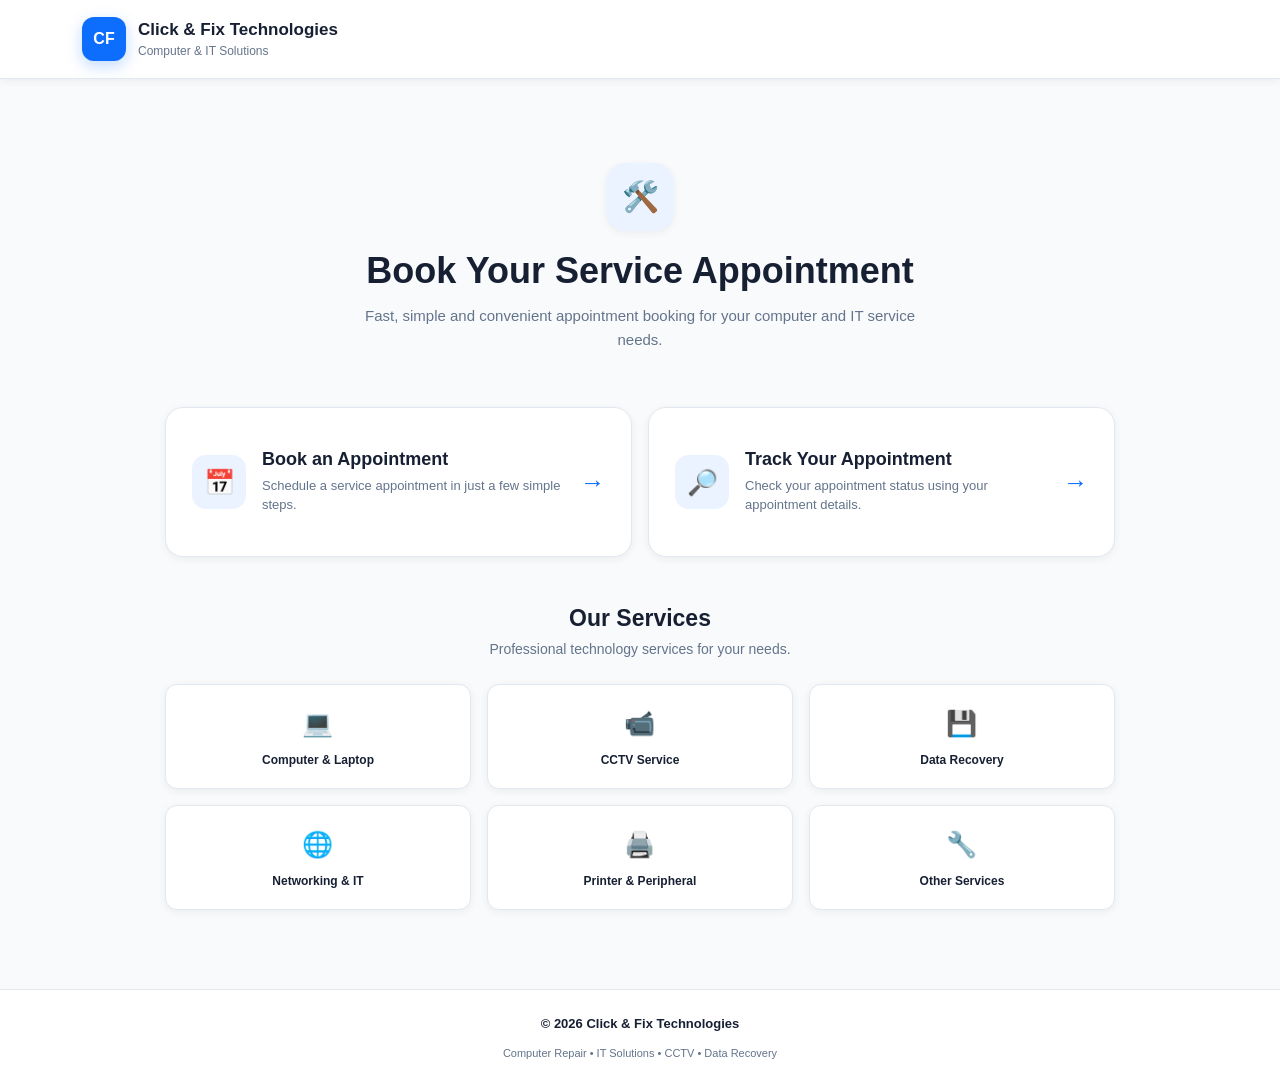
<file: index.html>
<!DOCTYPE html>
<html lang="en">
<head>
    <meta charset="UTF-8">

    <meta
        name="viewport"
        content="width=device-width, initial-scale=1.0"
    >

    <meta
        name="theme-color"
        content="#0d6efd"
    >

    <meta
        name="description"
        content="Book an appointment with Click & Fix Technologies."
    >

    <title>Click & Fix Technologies | Appointment Booking</title>

    <link
        href="https://cdn.jsdelivr.net/npm/bootstrap@5.3.3/dist/css/bootstrap.min.css"
        rel="stylesheet"
    >

    <link
        rel="stylesheet"
        href="css/style.css"
    >

    <link
        rel="manifest"
        href="manifest.webmanifest"
    >

    <meta name="google-site-verification" content="vJsfiPdCU_T-0EnXTePCYsrvYjQwMKqHO_MYZ2_JPTA" />

    <link
    rel="icon"
    type="image/x-icon"
    href="/icons/favicon.ico"
>

<script type="application/ld+json">
{
  "@context": "https://schema.org",
  "@graph": [

    {
      "@type": "Organization",
      "@id": "https://clickandfix.site/#organization",
      "name": "Click & Fix Technologies",
      "url": "https://clickandfix.site",
      "email": "mailto:clicknfixtechnologies@gmail.com",
      "telephone": "+917098889990",
      "sameAs": [
        "https://www.facebook.com/clickandfixtechnologies/",
        "https://www.instagram.com/clicknfixtechnologies/",
        "https://jsdl.in/DT-99BTZUZSAE9",
        "https://maps.app.goo.gl/zXYErVHGxVeKitXS7"
      ]
    },

    {
      "@type": "WebSite",
      "@id": "https://booking.clickandfix.site/#website",
      "url": "https://booking.clickandfix.site/",
      "name": "Click & Fix Technologies Online Booking",
      "publisher": {
        "@id": "https://clickandfix.site/#organization"
      },
      "inLanguage": "en-IN"
    },

    {
      "@type": "WebPage",
      "@id": "https://booking.clickandfix.site/#webpage",
      "url": "https://booking.clickandfix.site/",
      "name": "Online Service Booking | Click & Fix Technologies",
      "isPartOf": {
        "@id": "https://booking.clickandfix.site/#website"
      },
      "about": {
        "@id": "https://clickandfix.site/#organization"
      },
      "publisher": {
        "@id": "https://clickandfix.site/#organization"
      },
      "inLanguage": "en-IN"
    },

    {
      "@type": "ComputerStore",
      "@id": "https://clickandfix.site/#business",
      "name": "Click & Fix Technologies",
      "url": "https://clickandfix.site",
      "telephone": "+917098889990",
      "email": "clicknfixtechnologies@gmail.com",

      "address": {
        "@type": "PostalAddress",
        "addressLocality": "Burdwan",
        "addressRegion": "West Bengal",
        "postalCode": "713103",
        "addressCountry": "IN"
      },

      "areaServed": [
        "Burdwan",
        "Purba Bardhaman",
        "Durgapur",
        "Memari",
        "Kalna",
        "Katwa",
        "Guskara",
        "Raniganj",
        "Andal",
        "Panagarh",
        "Nearby Areas"
      ],

      "serviceType": [
        "Computer Repair",
        "Laptop Repair",
        "Desktop Repair",
        "CCTV Installation",
        "Networking",
        "IT Support",
        "Annual Maintenance Service",
        "Data Recovery"
      ],

      "sameAs": [
        "https://www.facebook.com/clickandfixtechnologies/",
        "https://www.instagram.com/clicknfixtechnologies/",
        "https://jsdl.in/DT-99BTZUZSAE9",
        "https://maps.app.goo.gl/zXYErVHGxVeKitXS7"
      ]
    }

  ]
}
</script>

</head>

<body>

    <!-- HEADER -->
    <header class="site-header">
        <div class="container">
            <div class="brand-wrapper">

                <div class="brand-logo">
                    CF
                </div>

                <div>
                    <h1 class="brand-name">
                        Click & Fix Technologies
                    </h1>

                    <p class="brand-tagline">
                        Computer & IT Solutions
                    </p>
                </div>

            </div>
        </div>
    </header>


    <!-- MAIN -->
    <main class="container py-4">

        <section class="hero-section text-center">

            <div class="hero-icon">
                🛠️
            </div>

            <h2>
                Book Your Service Appointment
            </h2>

            <p class="hero-description">
                Fast, simple and convenient appointment booking
                for your computer and IT service needs.
            </p>

        </section>


        <!-- ACTION CARDS -->
        <section class="action-section">

            <div class="row g-3 justify-content-center">

                <!-- BOOK APPOINTMENT -->
                <div class="col-12 col-md-6">

                    <a
                        href="booking.html"
                        class="action-card"
                    >

                        <div class="action-icon">
                            📅
                        </div>

                        <div class="action-content">

                            <h3>
                                Book an Appointment
                            </h3>

                            <p>
                                Schedule a service appointment
                                in just a few simple steps.
                            </p>

                        </div>

                        <div class="action-arrow">
                            →
                        </div>

                    </a>

                </div>


                <!-- TRACK APPOINTMENT -->
                <div class="col-12 col-md-6">

                    <a
                        href="tracking/"
                        class="action-card"
                    >

                        <div class="action-icon">
                            🔎
                        </div>

                        <div class="action-content">

                            <h3>
                                Track Your Appointment
                            </h3>

                            <p>
                                Check your appointment status
                                using your appointment details.
                            </p>

                        </div>

                        <div class="action-arrow">
                            →
                        </div>

                    </a>

                </div>

            </div>

        </section>


        <!-- SERVICES -->
        <section class="services-section mt-5">

            <div class="section-heading text-center">

                <h3>
                    Our Services
                </h3>

                <p>
                    Professional technology services for your needs.
                </p>

            </div>


            <div class="row g-3 mt-2">

                <div class="col-6 col-md-4">
                    <div class="service-card">
                        <span>💻</span>
                        <strong>Computer & Laptop</strong>
                    </div>
                </div>

                <div class="col-6 col-md-4">
                    <div class="service-card">
                        <span>📹</span>
                        <strong>CCTV Service</strong>
                    </div>
                </div>

                <div class="col-6 col-md-4">
                    <div class="service-card">
                        <span>💾</span>
                        <strong>Data Recovery</strong>
                    </div>
                </div>

                <div class="col-6 col-md-4">
                    <div class="service-card">
                        <span>🌐</span>
                        <strong>Networking & IT</strong>
                    </div>
                </div>

                <div class="col-6 col-md-4">
                    <div class="service-card">
                        <span>🖨️</span>
                        <strong>Printer & Peripheral</strong>
                    </div>
                </div>

                <div class="col-6 col-md-4">
                    <div class="service-card">
                        <span>🔧</span>
                        <strong>Other Services</strong>
                    </div>
                </div>

            </div>

        </section>

    </main>


    <!-- FOOTER -->
    <footer class="site-footer">

        <div class="container text-center">

            <p class="mb-1">
                © <span id="currentYear"></span>
                Click & Fix Technologies
            </p>

            <small>
                Computer Repair • IT Solutions • CCTV • Data Recovery
            </small>

        </div>

    </footer>


    <script src="js/runtime-config.js" onerror="this.remove()"></script>

    <script>
        document.getElementById("currentYear").textContent =
            new Date().getFullYear();
    </script>

    <script src="js/pwa.js"></script>

</body>
</html>
</file>
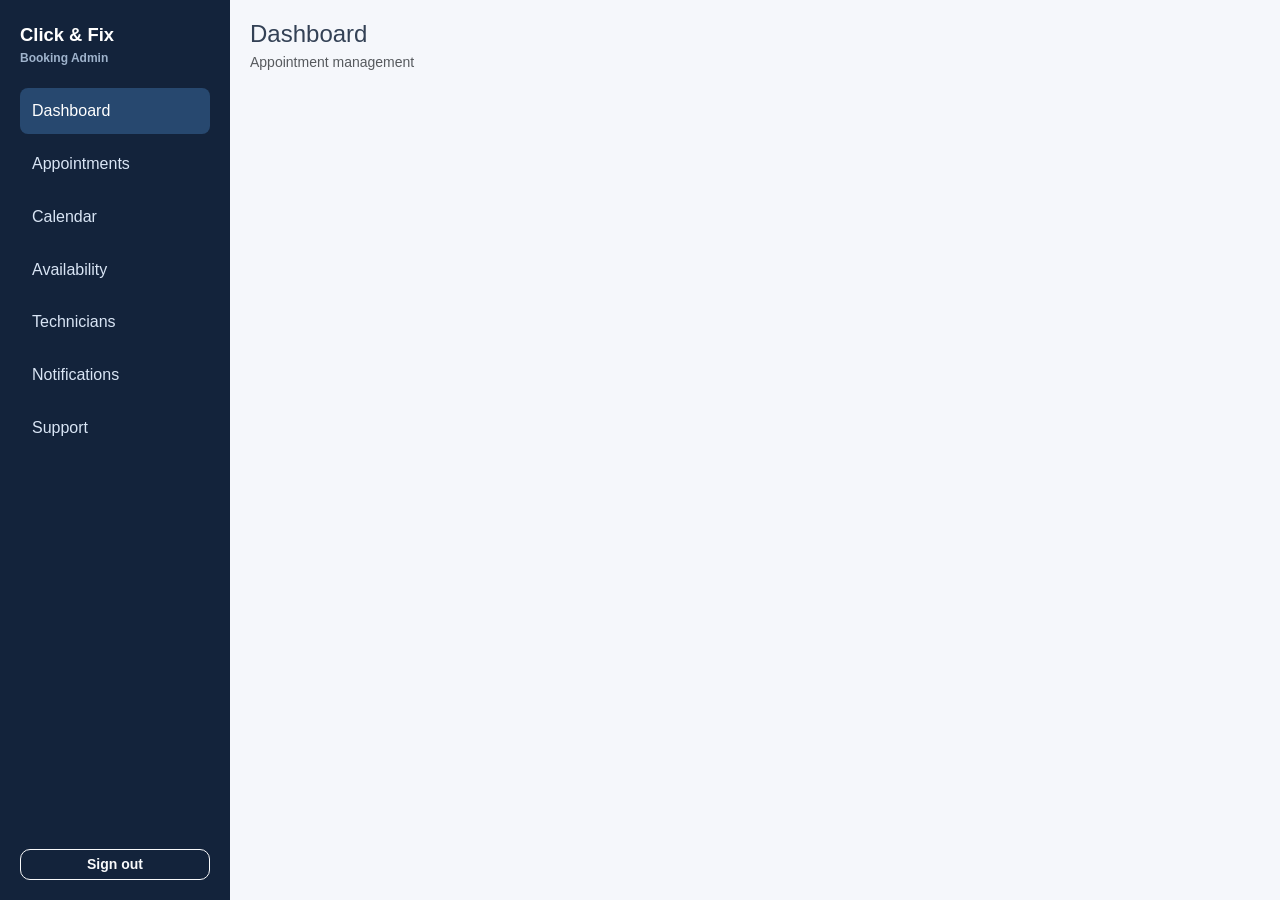
<file: admin/index.html>
<!doctype html><html lang="en"><head><meta charset="utf-8"><meta name="viewport" content="width=device-width,initial-scale=1"><meta name="theme-color" content="#13233b"><link rel="manifest" href="manifest.webmanifest"><title>Booking Admin | Click & Fix</title>
    <link href="https://cdn.jsdelivr.net/npm/bootstrap@5.3.3/dist/css/bootstrap.min.css" rel="stylesheet">
    <link rel="stylesheet" href="../css/style.css">
    <link rel="stylesheet" href="../css/admin.css?v=20261004">
    <link
    rel="icon"
    type="image/x-icon"
    href="/icons/favicon.ico"
>

    
    </head><body><main class="admin-shell"><aside class="admin-sidebar"><a class="admin-brand" href="#dashboard">Click &amp; Fix <small>Booking Admin</small></a>
    
    <nav>
        <button class="nav-link active" data-view="dashboard">Dashboard</button>
        <button class="nav-link" data-view="appointments">Appointments</button>
        <button class="nav-link" data-view="calendar">Calendar</button>
        <button class="nav-link" data-view="availability">Availability</button>
        <button class="nav-link" data-view="technicians">Technicians</button>
        <button class="nav-link" data-view="notifications">Notifications</button>
        <button class="nav-link" data-view="support">Support</button>

    </nav>
    
    <button id="signOut" class="btn btn-outline-light btn-sm mt-auto">Sign out</button></aside><section class="admin-main"><header class="admin-topbar"><button id="menuToggle" class="btn btn-outline-secondary d-md-none">Menu</button><div><h1 id="pageTitle" class="h4 mb-0">Dashboard</h1><small class="text-muted">Appointment management</small></div></header><section id="login" hidden><input id="email"><input id="password"><button id="signIn" type="button"></button><p id="error"></p></section><section id="panel" hidden><div id="flash" role="status"></div><div id="content"></div></section></section></main>
    
    <script src="../js/runtime-config.js"></script>
    <script src="../js/app-config.js"></script>
    <script src="../js/pwa.js"></script>
    <script src="https://cdn.jsdelivr.net/npm/bootstrap@5.3.3/dist/js/bootstrap.bundle.min.js"></script>
    <script type="module" src="../js/admin.js"></script></body></html>
</file>
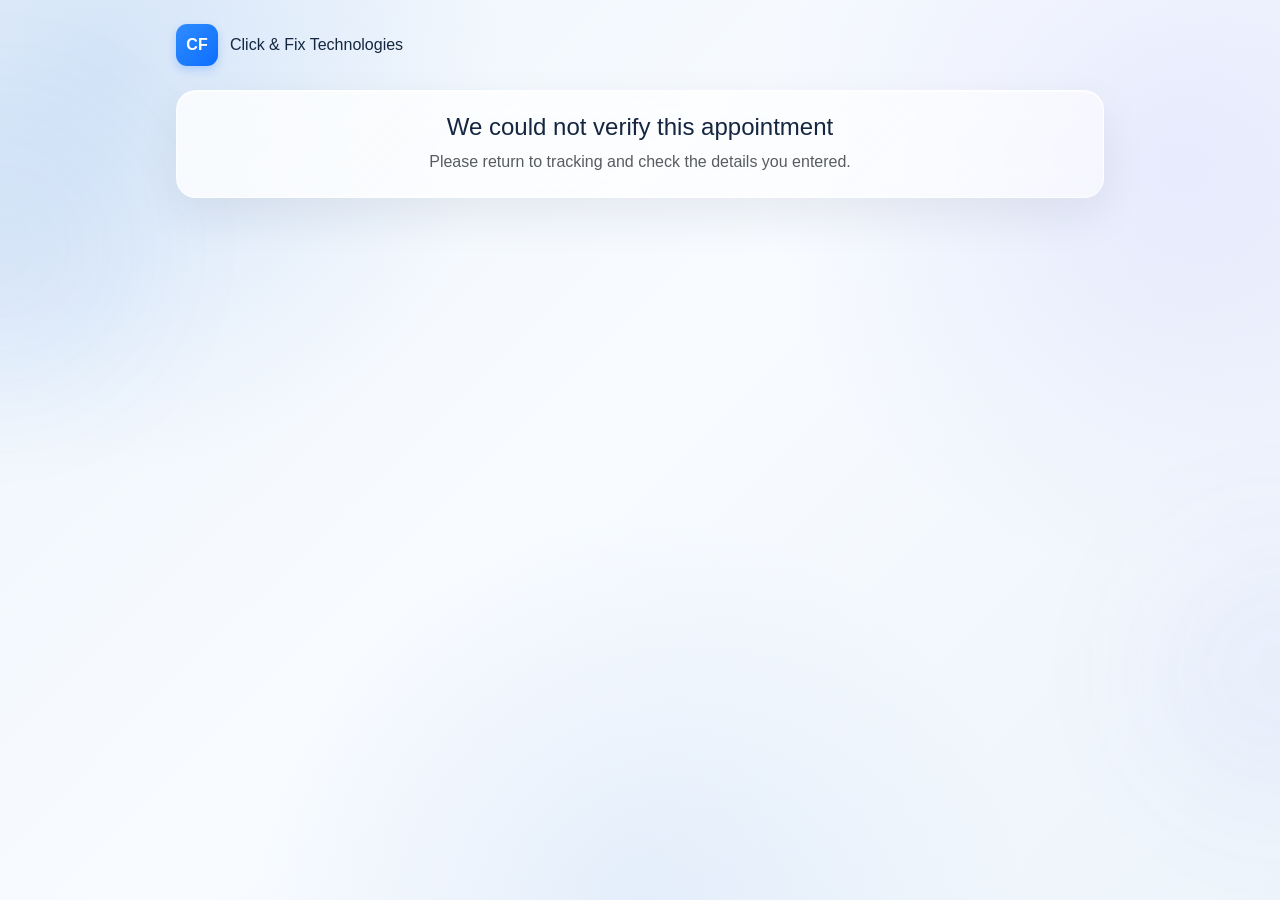
<file: track/index.html>
<!doctype html><html lang="en"><head><meta charset="utf-8"><meta name="viewport" content="width=device-width,initial-scale=1"><meta name="theme-color" content="#0d6efd"><link rel="manifest" href="../manifest.webmanifest"><title>Appointment Status | Click & Fix</title><link href="https://cdn.jsdelivr.net/npm/bootstrap@5.3.3/dist/css/bootstrap.min.css" rel="stylesheet"><link rel="stylesheet" href="../css/style.css"><link rel="stylesheet" href="../css/tracking.css"></head><body class="tracking-page"><main class="tracking-wrap"><a class="tracking-brand" href="../index.html"><span class="tracking-mark">CF</span>Click &amp; Fix Technologies</a><div id="trackingResult" class="skeleton mt-4" aria-live="polite">Loading appointment…</div></main><div id="trackingModal" class="track-modal" hidden></div><div id="trackingToast" class="track-toast" hidden role="status"></div><script src="../js/runtime-config.js"></script><script src="../js/app-config.js"></script><script src="../js/pwa.js"></script><script src="../js/tracking.js"></script></body></html>
</file>
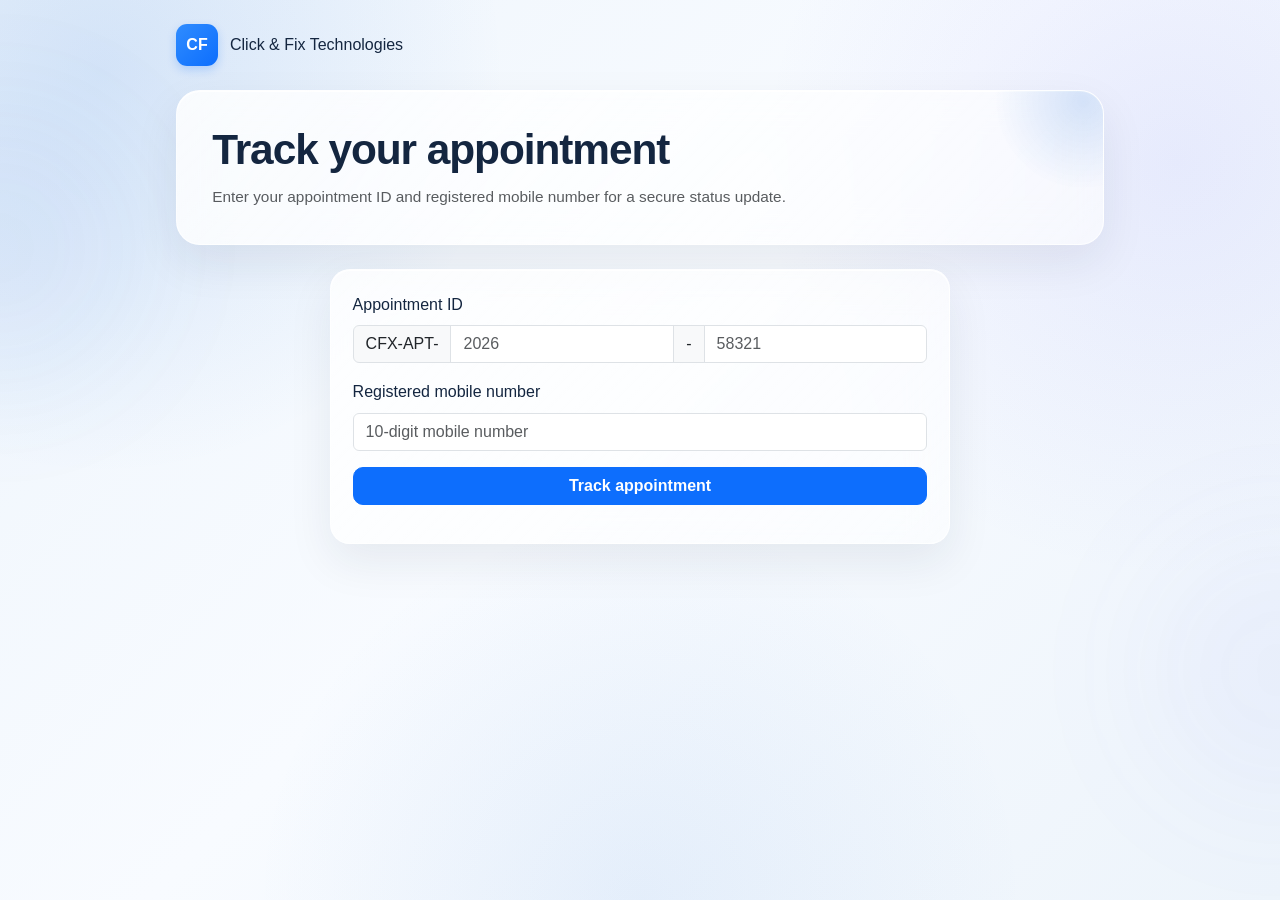
<file: tracking/index.html>
<!doctype html><html lang="en"><head><meta charset="utf-8"><meta name="viewport" content="width=device-width,initial-scale=1"><meta name="theme-color" content="#0d6efd"><link rel="manifest" href="../manifest.webmanifest"><title>Track Appointment | Click & Fix</title>
    
    <link href="https://cdn.jsdelivr.net/npm/bootstrap@5.3.3/dist/css/bootstrap.min.css" rel="stylesheet">

<link rel="stylesheet"
      href="https://cdnjs.cloudflare.com/ajax/libs/font-awesome/6.4.0/css/all.min.css">

<link rel="stylesheet" href="../css/style.css">
<link rel="stylesheet" href="../css/tracking.css">
<link
    rel="icon"
    type="image/x-icon"
    href="/icons/favicon.ico"
>

</head><body class="tracking-page"><main class="tracking-wrap">
    
    <a class="tracking-brand" href="../index.html"><span class="tracking-mark">CF</span>Click &amp; Fix Technologies</a>
    
    <section class="tracking-hero"><h1>Track your appointment</h1><p class="mb-0 text-muted">Enter your appointment ID and registered mobile number for a secure status update.</p></section><section class="tracking-card mx-auto" style="max-width:620px"><form id="trackingForm"><label class="form-label">Appointment ID</label><div class="input-group mb-3">
    <span class="input-group-text">CFX-APT-</span>

    <input
        id="year"
        class="form-control"
        inputmode="numeric"
        maxlength="4"
        placeholder="2026"
        readonly
        required
    >

    <span class="input-group-text">-</span>

    <input
        id="code"
        class="form-control"
        inputmode="numeric"
        maxlength="5"
        placeholder="58321"
        required
    >
</div><label class="form-label" for="mobile">Registered mobile number</label><input id="mobile" class="form-control mb-3" inputmode="tel" maxlength="10" placeholder="10-digit mobile number" required><button id="trackSubmit" class="btn btn-primary w-100">Track appointment</button><p id="trackingError" class="text-danger small mt-3 mb-0" role="alert"></p></form></section>

<!-- Modern tracking alert -->
<div id="trackingToast" class="track-toast" hidden></div>

</main>

<script src="../js/runtime-config.js"></script>
<script src="../js/app-config.js"></script>
<script src="../js/pwa.js"></script>
<script src="../js/tracking.js"></script></body></html>
</file>
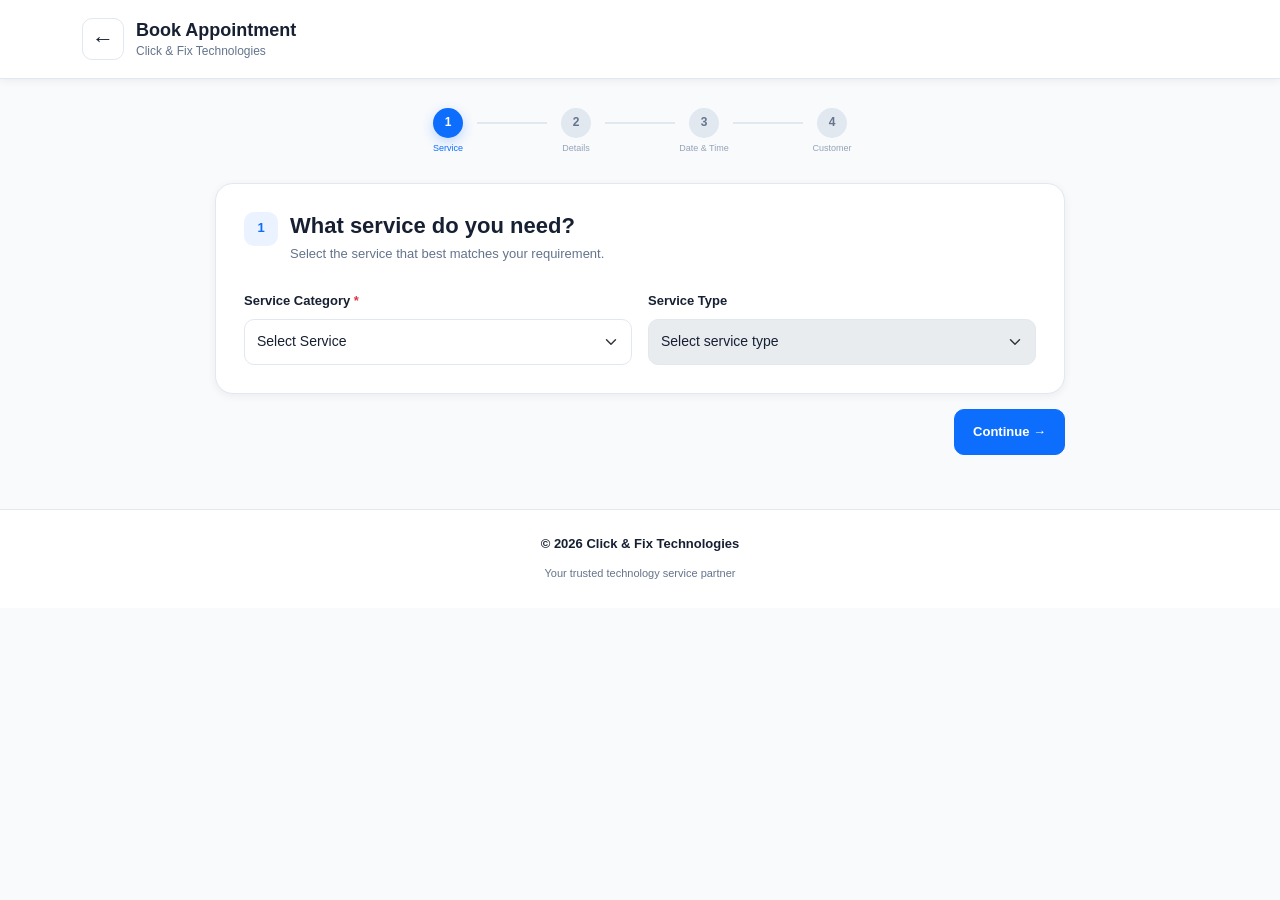
<file: booking.html>
<!DOCTYPE html>
<html lang="en">
<head>

    <meta charset="UTF-8">

    <meta
        name="viewport"
        content="width=device-width, initial-scale=1.0"
    >

    <meta
        name="theme-color"
        content="#0d6efd"
    >

    <title>
        Book Appointment | Click & Fix Technologies
    </title>

    <link
        href="https://cdn.jsdelivr.net/npm/bootstrap@5.3.3/dist/css/bootstrap.min.css"
        rel="stylesheet"
    >

    <link
        rel="stylesheet"
        href="css/style.css"
    >

    <link
        rel="stylesheet"
        href="css/booking.css"
    >

    <link
    rel="icon"
    type="image/x-icon"
    href="/icons/favicon.ico"
>

    <link rel="manifest" href="manifest.webmanifest">

</head>

<body>


<!-- HEADER -->

<header class="site-header">

    <div class="container">

        <div class="booking-header">

            <a
                href="index.html"
                class="back-button"
            >
                ←
            </a>

            <div>

                <h1>
                    Book Appointment
                </h1>

                <p>
                    Click & Fix Technologies
                </p>

            </div>

        </div>

    </div>

</header>


<!-- MAIN -->

<main class="container py-4">

    <!-- PROGRESS -->

    <div class="booking-progress mb-4">

        <div class="progress-step active">
            <span>1</span>
            <small>Service</small>
        </div>

        <div class="progress-line"></div>

        <div class="progress-step">
            <span>2</span>
            <small>Details</small>
        </div>

        <div class="progress-line"></div>

        <div class="progress-step">
            <span>3</span>
            <small>Date & Time</small>
        </div>

        <div class="progress-line"></div>

        <div class="progress-step">
            <span>4</span>
            <small>Customer</small>
        </div>

    </div>


    <!-- BOOKING FORM -->

    <form
        id="bookingForm"
        novalidate
    >

        <!-- STEP 1 -->

        <section
            class="booking-step active"
            data-step="1"
        >

            <div class="booking-card">

                <div class="step-heading">

                    <span class="step-number">
                        1
                    </span>

                    <div>

                        <h2>
                            What service do you need?
                        </h2>

                        <p>
                            Select the service that best matches your requirement.
                        </p>

                    </div>

                </div>


                <div class="row g-3">

                    <div class="col-12 col-md-6">

                        <label
                            for="serviceCategory"
                            class="form-label"
                        >
                            Service Category
                            <span class="required">*</span>
                        </label>

                        <select
                            id="serviceCategory"
                            name="serviceCategory"
                            class="form-select"
                            required
                        >

                            <option value="">
                                Select Service
                            </option>

                            <option value="computer_laptop">
                                Computer / Laptop Service
                            </option>

                            <option value="cctv">
                                CCTV Installation / Service
                            </option>

                            <option value="data_recovery">
                                Data Recovery
                            </option>

                            <option value="networking_it">
                                Networking / IT Support
                            </option>

                            <option value="printer_peripheral">
                                Printer / Peripheral Service
                            </option>

                            <option value="other">
                                Other Service
                            </option>

                        </select>

                    </div>


                    <div class="col-12 col-md-6">

                        <label
                            for="serviceType"
                            class="form-label"
                        >
                            Service Type
                        </label>

                        <select
                            id="serviceType"
                            name="serviceType"
                            class="form-select"
                        >

                            <option value="">
                                Select service type
                            </option>

                        </select>

                    </div>

                </div>

            </div>


            <div class="step-actions">

                <button
                    type="button"
                    class="btn btn-primary next-step"
                    data-next="2"
                >
                    Continue →
                </button>

            </div>

        </section>


        <!-- STEP 2 -->

        <section
            class="booking-step"
            data-step="2"
        >

            <div class="booking-card">

                <div class="step-heading">

                    <span class="step-number">
                        2
                    </span>

                    <div>

                        <h2>
                            Service Details
                        </h2>

                        <p>
                            Tell us briefly about the problem or requirement.
                        </p>

                    </div>

                </div>


                <div class="mb-3">

                    <label
                        for="problemDescription"
                        class="form-label"
                    >
                        Problem / Requirement
                        <span class="required">*</span>
                    </label>

                    <textarea
                        id="problemDescription"
                        name="problemDescription"
                        class="form-control"
                        rows="4"
                        placeholder="Please describe your problem or requirement..."
                        required
                    ></textarea>

                </div>


                <div class="mb-4">

                    <label
                        for="servicePhoto"
                        class="form-label"
                    >
                        Upload Photo
                        <span class="optional">
                            (Optional)
                        </span>
                    </label>

                    <input
                        type="file"
                        id="servicePhoto"
                        name="servicePhoto"
                        class="form-control"
                        accept="image/*"
                    >

                    <div
    id="photoUploadProgress"
    class="mt-3 d-none"
>
    <div class="d-flex justify-content-between align-items-center mb-1">
        <small
            id="photoUploadStatus"
            class="text-muted"
        >
            Uploading photo...
        </small>

        <small
            id="photoUploadPercent"
            class="fw-semibold"
        >
            0%
        </small>
    </div>

    <div
        class="progress"
        role="progressbar"
        aria-label="Photo upload progress"
        aria-valuemin="0"
        aria-valuemax="100"
        aria-valuenow="0"
        style="height: 8px;"
    >
        <div
            id="photoUploadBar"
            class="progress-bar"
            style="width: 0%;"
        ></div>
    </div>
</div>

                </div>


                <div class="mb-3">

                    <label class="form-label">
                        Where do you need the service?
                        <span class="required">*</span>
                    </label>


                    <div class="location-options">

    <label class="location-option">

        <input
            type="radio"
            name="serviceLocationType"
            value="home_office"
            required
        >

        <span>
            🏠 Home / Office Visit
        </span>

    </label>


    <label class="location-option">

        <input
            type="radio"
            name="serviceLocationType"
            value="service_centre"
        >

        <span>
            🏢 Service Centre
        </span>

    </label>


    <label class="location-option">

        <input
            type="radio"
            name="serviceLocationType"
            value="pickup_delivery"
        >

        <span>
            🚚 Pickup / Delivery
        </span>

    </label>

</div>

                </div>


                <!-- GPS AREA -->

                <div
                    id="gpsSection"
                    class="gps-section d-none"
                >

                    <div class="gps-info">

                        <strong>
                            📍 Location Required
                        </strong>

                        <p>
                            Your current location is required
                            for a Home / Office Visit.
                        </p>

                    </div>


                    <button
                        type="button"
                        id="captureLocationBtn"
                        class="btn btn-outline-primary"
                    >
                        📍 Capture My Location
                    </button>


                    <div
                        id="locationStatus"
                        class="location-status"
                    ></div>


                    <input
                        type="hidden"
                        id="latitude"
                        name="latitude"
                    >

                    <input
                        type="hidden"
                        id="longitude"
                        name="longitude"
                    >

                    <input
                        type="hidden"
                        id="googleMapsUrl"
                        name="googleMapsUrl"
                    >

                </div>


                <!-- ADDRESS -->

                <div
                    id="addressSection"
                    class="address-section d-none mt-3"
                >

                    <div class="mb-3">

                        <label
                            for="serviceAddress"
                            class="form-label"
                        >
                            Service Address
                            <span class="required">*</span>
                        </label>

                        <textarea
                            id="serviceAddress"
                            name="serviceAddress"
                            class="form-control"
                            rows="3"
                            placeholder="Enter your complete address"
                        ></textarea>

                    </div>


                    <div>

                        <label
                            for="landmark"
                            class="form-label"
                        >
                            Landmark
                            <span class="optional">
                                (Optional)
                            </span>
                        </label>

                        <input
                            type="text"
                            id="landmark"
                            name="landmark"
                            class="form-control"
                            placeholder="Nearby landmark"
                        >

                    </div>

                </div>

            </div>


            <div class="step-actions">

                <button
                    type="button"
                    class="btn btn-outline-secondary previous-step"
                    data-previous="1"
                >
                    ← Back
                </button>

                <button
                    type="button"
                    class="btn btn-primary next-step"
                    data-next="3"
                >
                    Continue →
                </button>

            </div>

        </section>


        <!-- STEP 3 -->

        <section
            class="booking-step"
            data-step="3"
        >

            <div class="booking-card">

                <div class="step-heading">

                    <span class="step-number">
                        3
                    </span>

                    <div>

                        <h2>
                            Choose Date & Time
                        </h2>

                        <p>
                            Select your preferred appointment slot.
                        </p>

                    </div>

                </div>


                <div class="row g-3">

                    <div class="col-12 col-md-6">

                        <label
                            for="appointmentDate"
                            class="form-label"
                        >
                            Appointment Date
                            <span class="required">*</span>
                        </label>

                        <input
                            type="date"
                            id="appointmentDate"
                            name="appointmentDate"
                            class="form-control"
                            required
                        >

                    </div>


                    <div class="col-12 col-md-6">

                        <label
                            for="appointmentTime"
                            class="form-label"
                        >
                            Appointment Time
                            <span class="required">*</span>
                        </label>

                        <select
                            id="appointmentTime"
                            name="appointmentTime"
                            class="form-select"
                            required
                        >

                            <option value="">
                                Select time
                            </option>

                        </select>

                    </div>

                </div>


                <div
                    id="slotMessage"
                    class="slot-message mt-3"
                ></div>

            </div>


            <div class="step-actions">

                <button
                    type="button"
                    class="btn btn-outline-secondary previous-step"
                    data-previous="2"
                >
                    ← Back
                </button>

                <button
                    type="button"
                    class="btn btn-primary next-step"
                    data-next="4"
                >
                    Continue →
                </button>

            </div>

        </section>


        <!-- STEP 4 -->

        <section
            class="booking-step"
            data-step="4"
        >

            <div class="booking-card">

                <div class="step-heading">

                    <span class="step-number">
                        4
                    </span>

                    <div>

                        <h2>
                            Your Details
                        </h2>

                        <p>
                            We need these details to confirm your appointment.
                        </p>

                    </div>

                </div>


                <div class="mb-3">

                    <label
                        for="customerName"
                        class="form-label"
                    >
                        Customer Name
                        <span class="required">*</span>
                    </label>

                    <input
                        type="text"
                        id="customerName"
                        name="customerName"
                        class="form-control"
                        placeholder="Enter your full name"
                        autocomplete="name"
                        required
                    >

                </div>


                <div class="mb-3">

                    <label
                        for="mobile"
                        class="form-label"
                    >
                        Mobile Number
                        <span class="required">*</span>
                    </label>

                    <input
                        type="tel"
                        id="mobile"
                        name="mobile"
                        class="form-control"
                        placeholder="Enter your mobile number"
                        autocomplete="tel"
                        inputmode="tel"
                        required
                    >

                </div>


                <div class="mb-3">

                    <label
                        for="email"
                        class="form-label"
                    >
                        Email Address
                        <span class="required">*</span>
                    </label>

                    <input
                        type="email"
                        id="email"
                        name="email"
                        class="form-control"
                        placeholder="Enter your email address"
                        autocomplete="email"
                        required
                    >

                    <div class="form-text">
                        Your appointment confirmation will be sent here.
                    </div>

                </div>


                <div class="mb-3">

                    <label
                        for="additionalNotes"
                        class="form-label"
                    >
                        Additional Notes
                        <span class="optional">
                            (Optional)
                        </span>
                    </label>

                    <textarea
                        id="additionalNotes"
                        name="additionalNotes"
                        class="form-control"
                        rows="3"
                        placeholder="Anything else you want us to know?"
                    ></textarea>

                </div>


                <!-- TERMS -->

                <div class="form-check mt-4">

                    <input
                        class="form-check-input"
                        type="checkbox"
                        id="bookingConsent"
                        required
                    >

                    <label
                        class="form-check-label"
                        for="bookingConsent"
                    >
                        I confirm that the information provided above is correct.
                    </label>

                </div>

            </div>


            <!-- SUMMARY -->

            <div class="booking-card summary-card mt-3">

                <h3>
                    Appointment Summary
                </h3>

                <div id="bookingSummary">

                    <p class="text-muted">
                        Your selected details will appear here.
                    </p>

                </div>

            </div>


            <div class="step-actions">

                <button
                    type="button"
                    class="btn btn-outline-secondary previous-step"
                    data-previous="3"
                >
                    ← Back
                </button>

                <button
                    type="submit"
                    id="submitBookingBtn"
                    class="btn btn-primary"
                >
                    Confirm Appointment
                </button>

            </div>

        </section>

    </form>

</main>


<footer class="site-footer">

    <div class="container text-center">

        <p class="mb-1">
            © <span id="currentYear"></span>
            Click & Fix Technologies
        </p>

        <small>
            Your trusted technology service partner
        </small>

    </div>

</footer>


<script>
    document.getElementById("currentYear").textContent =
        new Date().getFullYear();
</script>

<script src="js/runtime-config.js"></script>
<script src="js/app-config.js"></script>
<script src="js/api-client.js"></script>
<script src="js/service-options.js"></script>
<script src="js/booking-steps.js"></script>
<script src="js/appointment-slots.js"></script>
<script src="js/booking-location.js"></script>
<script src="js/booking-submission.js"></script>
<script src="js/pwa.js"></script>

<script>
    document.addEventListener("DOMContentLoaded", function () {
        const uppercaseFields = [
            "problemDescription",
            "serviceAddress",
            "landmark",
            "additionalNotes"
        ];

        uppercaseFields.forEach(function (id) {
            const field = document.getElementById(id);

            if (!field) return;

            field.addEventListener("input", function () {
                const start = field.selectionStart;
                const end = field.selectionEnd;

                field.value = field.value.toUpperCase();

                field.setSelectionRange(start, end);
            });

            field.addEventListener("blur", function () {
                field.value = field.value.toUpperCase();
            });
        });


        /* Customer Name → Title Case */
        const customerName = document.getElementById("customerName");

        if (customerName) {

            function formatCustomerName(value) {
                return value
                    .toLowerCase()
                    .replace(/\b\w/g, function (char) {
                        return char.toUpperCase();
                    });
            }

            customerName.addEventListener("input", function () {
                const start = customerName.selectionStart;
                const end = customerName.selectionEnd;

                customerName.value = formatCustomerName(customerName.value);

                customerName.setSelectionRange(start, end);
            });

            customerName.addEventListener("blur", function () {
                customerName.value = formatCustomerName(customerName.value);
            });
        }
    });
</script>

</body>
</html>
</file>
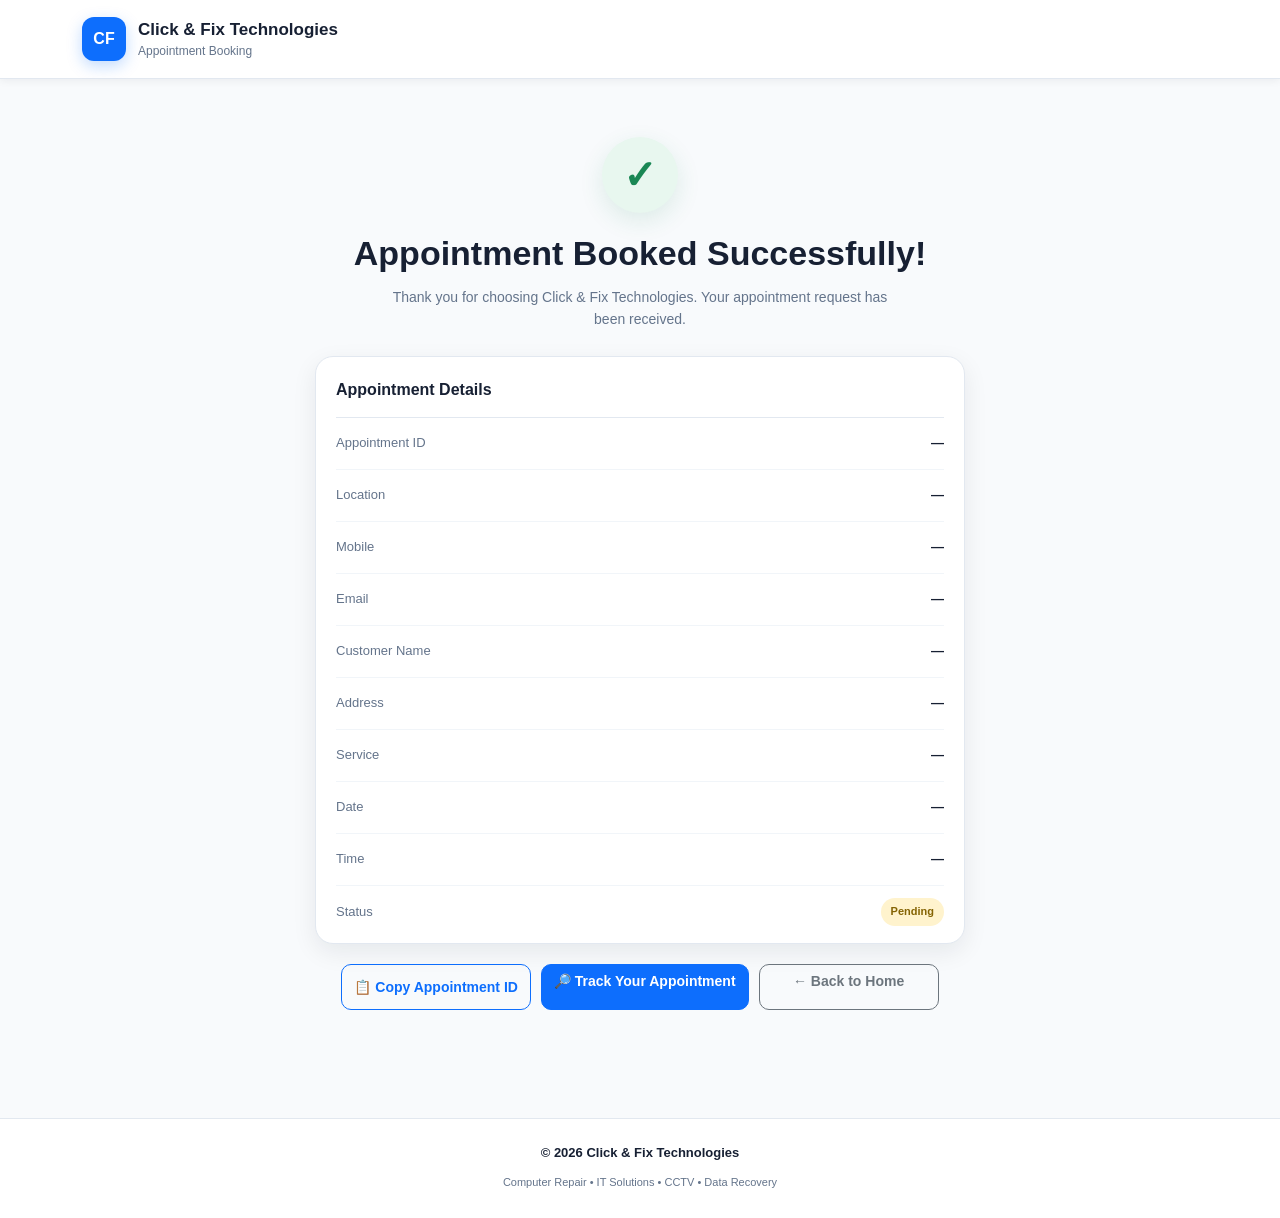
<file: success.html>
<!DOCTYPE html>
<html lang="en">
<head>

    <meta charset="UTF-8">

    <meta
        name="viewport"
        content="width=device-width, initial-scale=1.0"
    >

    <meta
        name="theme-color"
        content="#0d6efd"
    >

    <title>
        Appointment Confirmed | Click & Fix Technologies
    </title>

    <link
        href="https://cdn.jsdelivr.net/npm/bootstrap@5.3.3/dist/css/bootstrap.min.css"
        rel="stylesheet"
    >

    <link
        rel="stylesheet"
        href="css/style.css"
    >

    <link
    rel="icon"
    type="image/x-icon"
    href="/icons/favicon.ico"
>

</head>

<body>


<header class="site-header">

    <div class="container">

        <div class="brand-wrapper">

            <div class="brand-logo">
                CF
            </div>

            <div>

                <h1 class="brand-name">
                    Click & Fix Technologies
                </h1>

                <p class="brand-tagline">
                    Appointment Booking
                </p>

            </div>

        </div>

    </div>

</header>


<main class="container py-5">

    <div class="success-container">

        <div class="success-icon">
            ✓
        </div>


        <h2>
            Appointment Booked Successfully!
        </h2>


        <p class="success-message">
            Thank you for choosing Click & Fix Technologies.
            Your appointment request has been received.
        </p>


        <!-- APPOINTMENT DETAILS -->

        <div class="appointment-confirmation-card">

            <div class="confirmation-title">
                Appointment Details
            </div>


            <div class="confirmation-row">

                <span>
                    Appointment ID
                </span>

                <strong
                    id="appointmentId"
                >
                    —
                </strong>

            </div>

            <div class="confirmation-row">

                <span>
                    Location
                </span>

                <strong id="location">—</strong>

            </div>

            <div class="confirmation-row">

                <span>
                    Mobile
                </span>

                <strong id="mobile">—</strong>

            </div>

            <div class="confirmation-row">

                <span>
                    Email
                </span>

                <strong id="email">—</strong>

            </div>


            <div class="confirmation-row">

                <span>
                    Customer Name
                </span>

                <strong
                    id="customerName"
                >
                    —
                </strong>

            </div>

            <div class="confirmation-row" id="addressRow">

                <span>
                    Address
                </span>

                <strong id="address">—</strong>

            </div>


            <div class="confirmation-row">

                <span>
                    Service
                </span>

                <strong
                    id="service"
                >
                    —
                </strong>

            </div>


            <div class="confirmation-row">

                <span>
                    Date
                </span>

                <strong
                    id="appointmentDate"
                >
                    —
                </strong>

            </div>


            <div class="confirmation-row">

                <span>
                    Time
                </span>

                <strong
                    id="appointmentTime"
                >
                    —
                </strong>

            </div>


            <div class="confirmation-row">

                <span>
                    Status
                </span>

                <strong class="status-badge">
                    Pending
                </strong>

            </div>

        </div>


        <!-- ACTIONS -->

        <div class="success-actions">

            <button
                type="button"
                id="copyAppointmentIdBtn"
                class="btn btn-outline-primary"
            >
                📋 Copy Appointment ID
            </button>


            <a
                href="tracking/"
                class="btn btn-primary"
            >
                🔎 Track Your Appointment
            </a>


            <a
                href="index.html"
                class="btn btn-outline-secondary"
            >
                ← Back to Home
            </a>

        </div>


        <p
            id="copyMessage"
            class="copy-message"
        ></p>

    </div>

</main>


<footer class="site-footer">

    <div class="container text-center">

        <p class="mb-1">
            © <span id="currentYear"></span>
            Click & Fix Technologies
        </p>

        <small>
            Computer Repair • IT Solutions • CCTV • Data Recovery
        </small>

    </div>

</footer>


<script>

    document.getElementById("currentYear").textContent =
        new Date().getFullYear();


    /*
     * Booking details are kept only for this browser session after a confirmed server response.
     */

    const confirmation = JSON.parse(sessionStorage.getItem("cfx-booking-confirmation") || "null");


    if (confirmation) {

        document.getElementById("appointmentId")
            .textContent = confirmation.appointment_id;
        document.getElementById("customerName").textContent = confirmation.customer_name;
        document.getElementById("mobile").textContent = confirmation.mobile;
        document.getElementById("email").textContent = confirmation.email;
        document.getElementById("service").textContent = confirmation.service;
        document.getElementById("location").textContent = confirmation.location;
        document.getElementById("appointmentDate").textContent = confirmation.appointment_date;
        document.getElementById("appointmentTime").textContent = confirmation.appointment_time;
        document.getElementById("address").textContent = confirmation.service_address || "Not applicable";

    }


    document
    .getElementById("copyAppointmentIdBtn")
    .addEventListener("click", async () => {

        const id =
            document
                .getElementById("appointmentId")
                .textContent
                .trim();

        if (!id || id === "—") {
            return;
        }

        // Only copy the last 5 digits of the Appointment ID
        const shortId = id.slice(-5);

        try {

            await navigator.clipboard.writeText(shortId);

            document
                .getElementById("copyMessage")
                .textContent =
                "Last 5 digits copied successfully.";

        } catch (error) {

            document
                .getElementById("copyMessage")
                .textContent =
                "Unable to copy. Please copy it manually.";

        }

    });

</script>

<script src="js/runtime-config.js" onerror="this.remove()"></script>
<script src="js/pwa.js"></script>

</body>
</html>
</file>
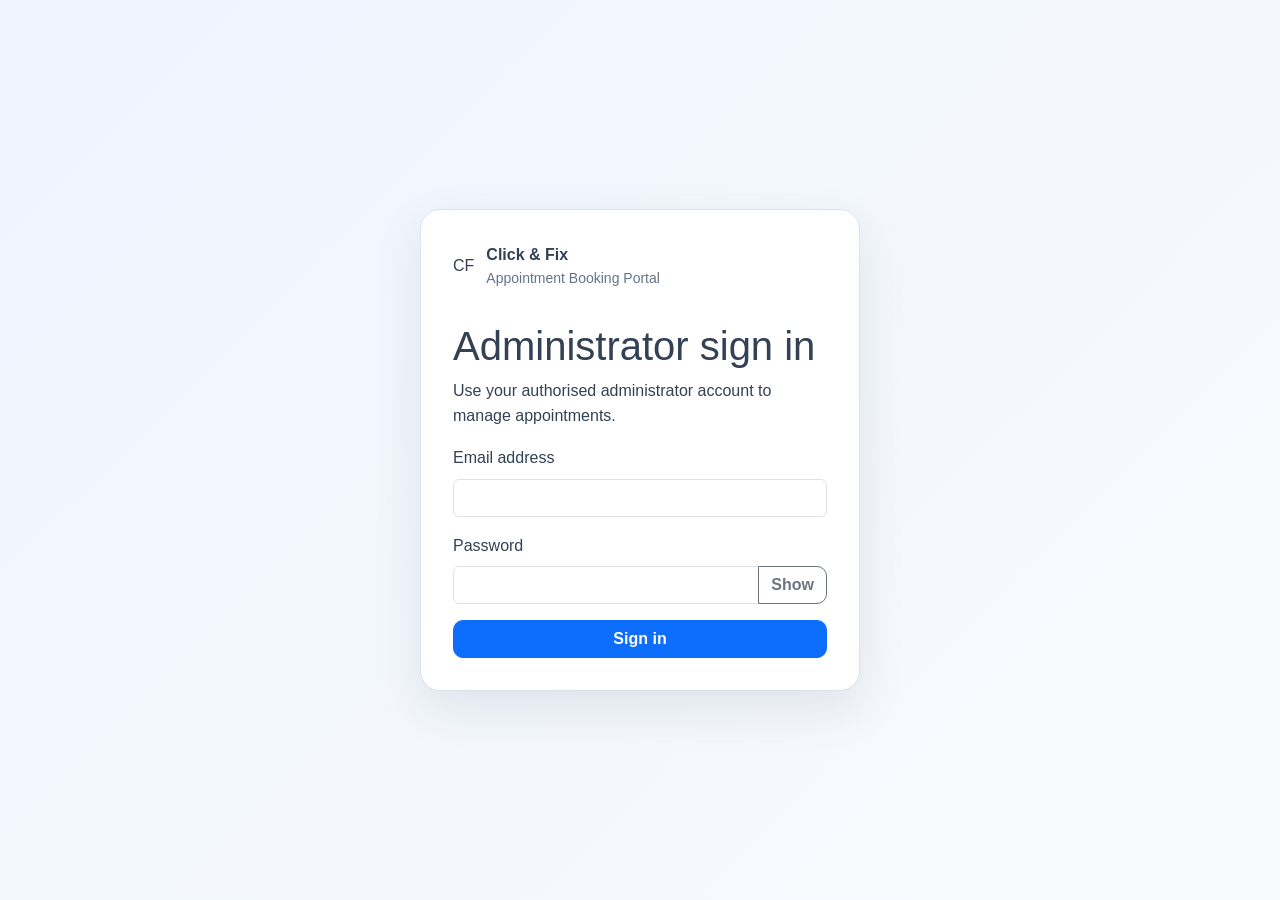
<file: admin/login.html>
<!doctype html><html lang="en"><head><meta charset="utf-8"><meta name="viewport" content="width=device-width,initial-scale=1"><meta name="theme-color" content="#13233b"><link rel="manifest" href="manifest.webmanifest"><title>Administrator Sign In | Click & Fix</title><link href="https://cdn.jsdelivr.net/npm/bootstrap@5.3.3/dist/css/bootstrap.min.css" rel="stylesheet"><link rel="stylesheet" href="../css/style.css"><link rel="stylesheet" href="../css/admin.css"></head><body class="admin-login-page"><main class="admin-login-wrap"><section class="admin-login-card"><div class="admin-login-brand"><span class="admin-login-mark">CF</span><div><strong>Click &amp; Fix</strong><small>Appointment Booking Portal</small></div></div><h1>Administrator sign in</h1><p>Use your authorised administrator account to manage appointments.</p><form id="adminLoginForm" novalidate><label for="email" class="form-label">Email address</label><input id="email" class="form-control mb-3" type="email" autocomplete="email" required><label for="password" class="form-label">Password</label><div class="input-group mb-2"><input id="password" class="form-control" type="password" autocomplete="current-password" required><button id="togglePassword" class="btn btn-outline-secondary" type="button" aria-label="Show password">Show</button></div><p id="loginError" class="text-danger small" role="alert"></p><button id="signIn" class="btn btn-primary w-100" type="submit">Sign in</button></form></section></main><script src="../js/runtime-config.js"></script><script src="../js/app-config.js"></script><script src="../js/pwa.js"></script><script type="module" src="../js/admin-login.js"></script></body></html>
</file>
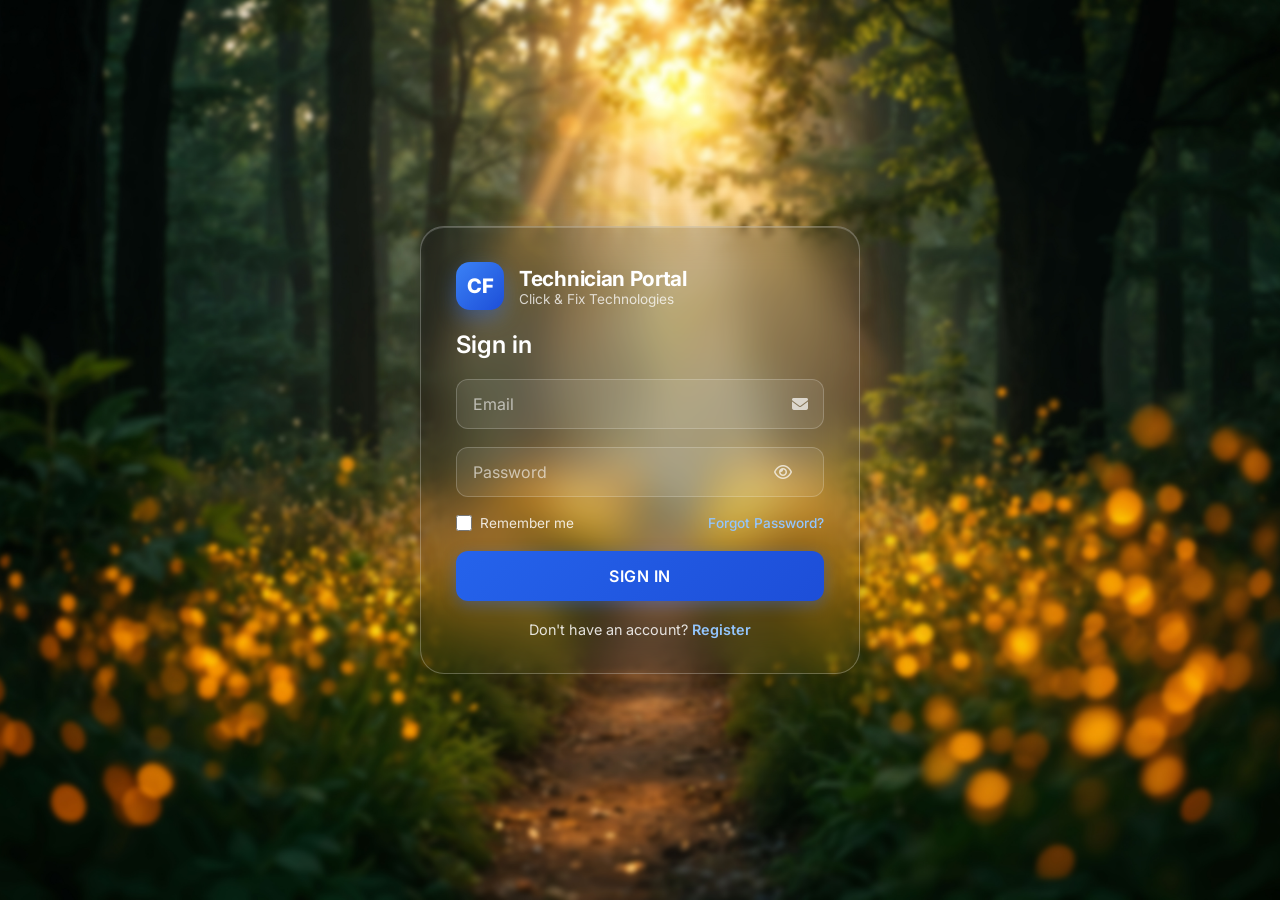
<file: technician/login.html>
<!doctype html>
<html lang="en">

<head>
    <meta charset="utf-8">
    <meta name="viewport" content="width=device-width, initial-scale=1">
    <meta name="theme-color" content="#2563eb">
    <title>Technician Login | Click & Fix Technologies</title>

    <!-- Font Awesome -->
    <link rel="preconnect" href="https://fonts.googleapis.com">
    <link rel="preconnect" href="https://fonts.gstatic.com" crossorigin>
    <link href="https://fonts.googleapis.com/css2?family=Inter:wght@400;500;600;700;800&display=swap" rel="stylesheet">
    <link rel="stylesheet" href="https://cdnjs.cloudflare.com/ajax/libs/font-awesome/6.4.0/css/all.min.css">

    <!-- Technician Login CSS -->
    <link rel="stylesheet" href="../css/logintech.css">
    <link rel="manifest" href="../manifest.webmanifest">
</head>

<body class="tech-portal">

    <main class="tech-login-screen">
        <section class="tech-login-card">

            <!-- Brand Section -->
            <div class="tech-login-brand">
                <div class="tech-login-logo">
                    CF
                </div>
                <div>
                    <h1 class="tech-login-title">
                        Technician Portal
                    </h1>
                    <p class="tech-login-subtitle">
                        Click &amp; Fix Technologies
                    </p>
                </div>
            </div>

            <!-- Login Heading -->
            <h2 class="tech-login-heading">
                Sign in
            </h2>

            <form id="techLoginForm">

                <!-- Email Field -->
                <div class="tech-form-group">
                    <input
                        id="email"
                        type="email"
                        class="tech-input"
                        placeholder="Email"
                        autocomplete="username"
                        required
                    >
                    <label for="email">Email</label>
                    <i class="fa-solid fa-envelope"></i>
                </div>

                <!-- Password Field -->
                <div class="tech-form-group tech-password-group">
                    <input
                        id="password"
                        type="password"
                        class="tech-input tech-password-input"
                        placeholder="Password"
                        autocomplete="current-password"
                        required
                    >
                    <label for="password">Password</label>
                    
                    <button
                        type="button"
                        id="togglePassword"
                        class="tech-password-toggle"
                        aria-label="Show password"
                        title="Show password"
                    >
                        <i class="fa-regular fa-eye"></i>
                    </button>
                </div>

                <!-- Remember Me & Forgot Password Options -->
                <div class="tech-login-options">
                    <label class="tech-remember-me">
                        <input type="checkbox" id="rememberMe"> Remember me
                    </label>
                    <a href="#" id="forgotPasswordLink">Forgot Password?</a>
                </div>

                <!-- Submit Button -->
                <button
                    id="signIn"
                    type="submit"
                    class="tech-login-button"
                >
                    Sign in
                </button>

                <!-- Error Message Display -->
                <p
                    id="loginError"
                    class="tech-login-error"
                ></p>

                <!-- Register Link Option -->
                <p class="tech-register-redirect">
                    Don't have an account? <a href="#" id="registerLink">Register</a>
                </p>

            </form>

        </section>
    </main>

    <!-- Config & Scripts -->
    <script src="../js/runtime-config.js"></script>
    <script src="../js/app-config.js"></script>
    <script type="module" src="../js/tech-login.js"></script>
    <script src="../js/pwa.js"></script>

</body>

</html>
</file>
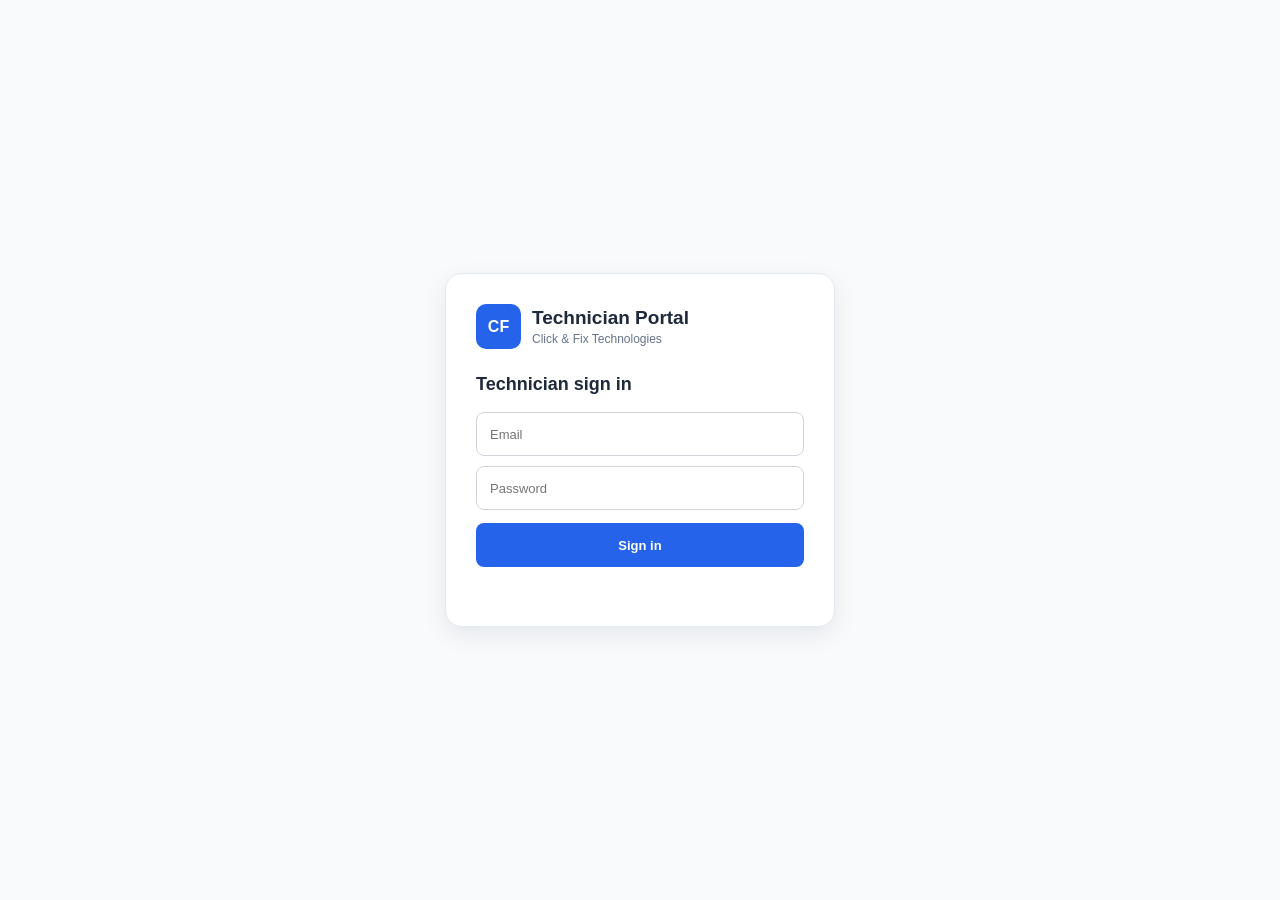
<file: technician/tech login.html>
<!doctype html>
<html lang="en">

<head>

    <meta charset="utf-8">

    <meta
        name="viewport"
        content="width=device-width, initial-scale=1"
    >

    <meta
        name="theme-color"
        content="#2563eb"
    >

    <title>Technician Login | Click & Fix Technologies</title>

    <!-- Font Awesome -->
    <link
        rel="stylesheet"
        href="https://cdnjs.cloudflare.com/ajax/libs/font-awesome/6.4.0/css/all.min.css"
    >

    <!-- Technician Login CSS -->
    <link
        rel="stylesheet"
        href="../css/technician.css"
    >

    <link
        rel="manifest"
        href="../manifest.webmanifest"
    >

</head>


<body class="tech-portal">


    <main class="tech-login-screen">

        <section class="tech-login-card">


            <!-- Brand -->

            <div class="tech-login-brand">

                <div class="tech-login-logo">
                    CF
                </div>

                <div>

                    <h1 class="tech-login-title">
                        Technician Portal
                    </h1>

                    <p class="tech-login-subtitle">
                        Click &amp; Fix Technologies
                    </p>

                </div>

            </div>


            <!-- Login -->

            <h2 class="tech-login-heading">
                Technician sign in
            </h2>


            <form id="techLoginForm">


                <input
                    id="email"
                    type="email"
                    class="tech-input"
                    placeholder="Email"
                    autocomplete="username"
                    required
                >


                <input
                    id="password"
                    type="password"
                    class="tech-input"
                    placeholder="Password"
                    autocomplete="current-password"
                    required
                >


                <button
                    id="signIn"
                    type="submit"
                    class="tech-login-button"
                >
                    Sign in
                </button>


                <p
                    id="loginError"
                    class="tech-login-error"
                ></p>


            </form>

        </section>

    </main>


    <!-- Config -->

    <script src="../js/runtime-config.js"></script>

    <script src="../js/app-config.js"></script>

    <!-- Login JS -->

    <script
        type="module"
        src="../js/tech-login.js"
    ></script>

    <script src="../js/pwa.js"></script>

</body>

</html>
</file>
<file: css/style.css>
/* =========================================================
   CLICK & FIX TECHNOLOGIES
   APPOINTMENT BOOKING PORTAL
   Global Styles
   ========================================================= */


/* =========================================================
   ROOT VARIABLES
   ========================================================= */

:root {
    --primary: #0d6efd;
    --primary-dark: #0a58ca;
    --primary-light: #eaf3ff;

    --success: #198754;
    --danger: #dc3545;
    --warning: #ffc107;

    --dark: #172033;
    --text: #334155;
    --muted: #64748b;

    --border: #e2e8f0;
    --background: #f8fafc;
    --white: #ffffff;

    --shadow-sm: 0 2px 8px rgba(15, 23, 42, 0.06);
    --shadow-md: 0 8px 25px rgba(15, 23, 42, 0.08);
    --shadow-lg: 0 15px 40px rgba(15, 23, 42, 0.10);

    --radius-sm: 8px;
    --radius-md: 12px;
    --radius-lg: 18px;
}


/* =========================================================
   GLOBAL RESET
   ========================================================= */

* {
    box-sizing: border-box;
}

html {
    scroll-behavior: smooth;
}

body {
    margin: 0;
    padding: 0;

    font-family:
        Inter,
        -apple-system,
        BlinkMacSystemFont,
        "Segoe UI",
        Roboto,
        Helvetica,
        Arial,
        sans-serif;

    color: var(--text);
    background: var(--background);

    line-height: 1.6;

    -webkit-font-smoothing: antialiased;
    text-rendering: optimizeLegibility;
}


/* =========================================================
   LINKS
   ========================================================= */

a {
    color: inherit;
    text-decoration: none;
}

button,
a {
    -webkit-tap-highlight-color: transparent;
}


/* =========================================================
   HEADER
   ========================================================= */

.site-header {
    background: var(--white);
    border-bottom: 1px solid var(--border);

    position: sticky;
    top: 0;
    z-index: 1000;

    box-shadow: var(--shadow-sm);
}

.brand-wrapper {
    min-height: 72px;

    display: flex;
    align-items: center;

    gap: 12px;
}

.brand-logo {
    width: 44px;
    height: 44px;

    flex-shrink: 0;

    border-radius: 12px;

    display: flex;
    align-items: center;
    justify-content: center;

    background: var(--primary);
    color: var(--white);

    font-size: 16px;
    font-weight: 800;

    box-shadow:
        0 5px 15px rgba(13, 110, 253, 0.25);
}

.brand-name {
    margin: 0;

    font-size: 17px;
    font-weight: 700;

    color: var(--dark);

    line-height: 1.2;
}

.brand-tagline {
    margin: 3px 0 0;

    color: var(--muted);

    font-size: 12px;
    line-height: 1.2;
}


/* =========================================================
   HERO
   ========================================================= */

.hero-section {
    max-width: 720px;

    margin: 25px auto 30px;

    padding: 15px 10px;
}

.hero-icon {
    width: 68px;
    height: 68px;

    margin: 0 auto 18px;

    border-radius: 20px;

    display: flex;
    align-items: center;
    justify-content: center;

    background: var(--primary-light);

    font-size: 30px;

    box-shadow: var(--shadow-sm);
}

.hero-section h2 {
    margin: 0;

    color: var(--dark);

    font-size: clamp(25px, 5vw, 36px);
    font-weight: 800;

    line-height: 1.2;
}

.hero-description {
    max-width: 580px;

    margin: 12px auto 0;

    color: var(--muted);

    font-size: 15px;
}


/* =========================================================
   ACTION SECTION
   ========================================================= */

.action-section {
    max-width: 950px;

    margin: 0 auto;
}

.action-card {
    height: 100%;

    min-height: 150px;

    padding: 22px;

    background: var(--white);

    border: 1px solid var(--border);

    border-radius: var(--radius-lg);

    display: flex;
    align-items: center;

    gap: 16px;

    position: relative;

    box-shadow: var(--shadow-sm);

    transition:
        transform 0.2s ease,
        box-shadow 0.2s ease,
        border-color 0.2s ease;
}

.action-card:hover {
    transform: translateY(-3px);

    border-color: rgba(13, 110, 253, 0.35);

    box-shadow: var(--shadow-md);
}

.action-card:active {
    transform: translateY(-1px);
}

.action-icon {
    width: 54px;
    height: 54px;

    flex-shrink: 0;

    border-radius: 14px;

    display: flex;
    align-items: center;
    justify-content: center;

    background: var(--primary-light);

    font-size: 25px;
}

.action-content {
    flex: 1;
}

.action-content h3 {
    margin: 0 0 5px;

    color: var(--dark);

    font-size: 18px;
    font-weight: 700;
}

.action-content p {
    margin: 0;

    color: var(--muted);

    font-size: 13px;
    line-height: 1.5;
}

.action-arrow {
    color: var(--primary);

    font-size: 25px;
    font-weight: 600;

    transition: transform 0.2s ease;
}

.action-card:hover .action-arrow {
    transform: translateX(4px);
}


/* =========================================================
   SERVICES
   ========================================================= */

.services-section {
    max-width: 950px;

    margin-left: auto;
    margin-right: auto;

    padding-bottom: 25px;
}

.section-heading h3 {
    margin: 0;

    color: var(--dark);

    font-size: 23px;
    font-weight: 750;
}

.section-heading p {
    margin: 5px 0 0;

    color: var(--muted);

    font-size: 14px;
}

.service-card {
    min-height: 105px;

    padding: 17px 12px;

    background: var(--white);

    border: 1px solid var(--border);

    border-radius: var(--radius-md);

    display: flex;
    flex-direction: column;
    align-items: center;
    justify-content: center;

    text-align: center;

    gap: 8px;

    box-shadow: var(--shadow-sm);

    transition:
        transform 0.2s ease,
        box-shadow 0.2s ease;
}

.service-card:hover {
    transform: translateY(-2px);

    box-shadow: var(--shadow-md);
}

.service-card span {
    font-size: 25px;
}

.service-card strong {
    color: var(--dark);

    font-size: 12px;
    font-weight: 650;
}


/* =========================================================
   FOOTER
   ========================================================= */

.site-footer {
    margin-top: 30px;

    padding: 24px 15px;

    background: var(--white);

    border-top: 1px solid var(--border);

    color: var(--muted);
}

.site-footer p {
    color: var(--dark);

    font-size: 13px;
    font-weight: 600;
}

.site-footer small {
    font-size: 11px;
}


/* =========================================================
   SUCCESS PAGE
   ========================================================= */

.success-container {
    max-width: 650px;

    margin: 0 auto;

    text-align: center;
}

.success-icon {
    width: 76px;
    height: 76px;

    margin: 10px auto 20px;

    border-radius: 50%;

    display: flex;
    align-items: center;
    justify-content: center;

    background: #e8f7ef;

    color: var(--success);

    font-size: 40px;
    font-weight: 700;

    box-shadow:
        0 8px 25px rgba(25, 135, 84, 0.12);
}

.success-container h2 {
    margin: 0;

    color: var(--dark);

    font-size: clamp(25px, 5vw, 34px);
    font-weight: 800;
}

.success-message {
    max-width: 520px;

    margin: 12px auto 25px;

    color: var(--muted);

    font-size: 14px;
}


/* =========================================================
   APPOINTMENT CONFIRMATION CARD
   ========================================================= */

.appointment-confirmation-card {
    background: var(--white);

    border: 1px solid var(--border);

    border-radius: var(--radius-lg);

    padding: 5px 20px;

    text-align: left;

    box-shadow: var(--shadow-md);
}

.confirmation-title {
    padding: 15px 0;

    color: var(--dark);

    font-size: 16px;
    font-weight: 750;

    border-bottom: 1px solid var(--border);
}

.confirmation-row {
    min-height: 52px;

    display: flex;
    align-items: center;
    justify-content: space-between;

    gap: 15px;

    border-bottom: 1px solid #f1f5f9;
}

.confirmation-row:last-child {
    border-bottom: none;
}

.confirmation-row span {
    color: var(--muted);

    font-size: 13px;
}

.confirmation-row strong {
    color: var(--dark);

    font-size: 13px;

    text-align: right;
}

.status-badge {
    display: inline-flex;

    align-items: center;
    justify-content: center;

    padding: 5px 10px;

    border-radius: 50px;

    background: #fff3cd;

    color: #856404 !important;

    font-size: 11px !important;
}


/* =========================================================
   SUCCESS ACTIONS
   ========================================================= */

.success-actions {
    margin-top: 20px;

    display: flex;
    flex-direction: column;

    gap: 10px;
}

.success-actions .btn {
    width: 100%;

    min-height: 46px;

    border-radius: 10px;

    font-size: 14px;
    font-weight: 600;
}

.copy-message {
    min-height: 22px;

    margin: 8px 0 0;

    color: var(--success);

    font-size: 12px;
}


/* =========================================================
   BOOTSTRAP BUTTON REFINEMENT
   ========================================================= */

.btn {
    border-radius: 10px;

    font-weight: 600;
}

.btn-primary {
    background-color: var(--primary);

    border-color: var(--primary);
}

.btn-primary:hover,
.btn-primary:focus {
    background-color: var(--primary-dark);

    border-color: var(--primary-dark);
}


/* =========================================================
   RESPONSIVE
   ========================================================= */

@media (min-width: 768px) {

    .brand-wrapper {
        min-height: 78px;
    }

    .hero-section {
        margin-top: 45px;
        margin-bottom: 40px;
    }

    .action-card {
        padding: 26px;
    }

    .success-actions {
        flex-direction: row;
        justify-content: center;
    }

    .success-actions .btn {
        width: auto;
        min-width: 180px;
    }

}


/* =========================================================
   ACCESSIBILITY
   ========================================================= */

:focus-visible {
    outline: 3px solid rgba(13, 110, 253, 0.3);

    outline-offset: 2px;
}

@media (prefers-reduced-motion: reduce) {

    *,
    *::before,
    *::after {
        scroll-behavior: auto !important;

        transition-duration: 0.01ms !important;
        animation-duration: 0.01ms !important;
        animation-iteration-count: 1 !important;
    }

}

/* =========================================================
   FONT & TEXT RENDERING FIX
   ========================================================= */

html,
body,
button,
input,
textarea,
select,
option,
label,
a,
h1,
h2,
h3,
h4,
h5,
h6,
p,
span,
div,
small,
strong {
    font-family:
        "Segoe UI",
        Arial,
        Helvetica,
        sans-serif !important;

    font-style: normal;
    font-variant: normal;
    text-transform: none;
}

/* Prevent icon/symbol fonts from affecting normal text */
body {
    font-family:
        "Segoe UI",
        Arial,
        Helvetica,
        sans-serif !important;

    unicode-bidi: normal;
}

/* Normal text should never use an icon font */
.text,
.text *,
p,
h1,
h2,
h3,
h4,
h5,
h6,
label,
small,
strong,
.form-label,
.form-control,
.form-select,
button {
    font-family:
        "Segoe UI",
        Arial,
        Helvetica,
        sans-serif !important;
}

/* Keep emoji rendering normal */
.emoji,
[aria-label*="emoji"] {
    font-family:
        "Segoe UI Emoji",
        "Apple Color Emoji",
        "Noto Color Emoji",
        sans-serif !important;
}
</file>
<file: css/admin.css>
.admin-shell{min-height:100vh;background:#f5f7fb;display:flex}.admin-sidebar{width:230px;background:#13233b;color:#fff;padding:1.25rem;display:flex;flex-direction:column;gap:1.2rem}.admin-brand{color:#fff;text-decoration:none;font-weight:700;font-size:1.15rem}.admin-brand small{display:block;color:#9fb3cc;font-size:.75rem}.admin-sidebar nav{display:grid;gap:.4rem}.admin-sidebar .nav-link{border:0;border-radius:.5rem;background:transparent;color:#d9e5f5;text-align:left;padding:.65rem .75rem}.admin-sidebar .nav-link.active,.admin-sidebar .nav-link:hover{background:#27486f;color:#fff}.admin-main{min-width:0;flex:1;padding:1.25rem}.admin-topbar{display:flex;gap:1rem;align-items:center;margin-bottom:1.5rem}.login-card{max-width:420px;background:#fff;padding:1.4rem;border-radius:.8rem;box-shadow:0 6px 22px #13233b14}.kpis{display:grid;grid-template-columns:repeat(5,minmax(130px,1fr));gap:1rem}.kpi,.admin-card{background:#fff;border:1px solid #e3e8f0;border-radius:.75rem;padding:1rem}.kpi b{font-size:1.6rem;display:block}.status-tabs{display:flex;gap:.5rem;overflow-x:auto;padding:.2rem 0 .75rem}.status-tabs button{white-space:nowrap;border:1px solid #d5dce8;background:#fff;border-radius:99px;padding:.45rem .7rem}.status-tabs button.active{background:#0d6efd;color:#fff;border-color:#0d6efd}.status-badge{font-size:.72rem;text-transform:uppercase}.detail-grid{display:grid;grid-template-columns:repeat(2,minmax(0,1fr));gap:1rem}.detail-grid section{background:#fff;border:1px solid #e3e8f0;border-radius:.75rem;padding:1rem}.actions{display:flex;gap:.35rem;flex-wrap:wrap}@media(max-width:767px){.admin-sidebar{position:fixed;z-index:5;inset:0 auto 0 0;transform:translateX(-100%);transition:transform .15s;width:240px}.admin-sidebar.open{transform:translateX(0)}.admin-main{padding:1rem}.kpis{grid-template-columns:repeat(2,1fr)}.detail-grid{grid-template-columns:1fr}.table-responsive{font-size:.86rem}}
.sidebar-overlay{display:none}@media(max-width:767px){body.sidebar-open{overflow:hidden}.sidebar-overlay{display:block;position:fixed;inset:0;z-index:4;background:#13233b66}.admin-sidebar{z-index:5}}
.admin-login-page{min-height:100vh;background:linear-gradient(135deg,#eef5ff,#f8fafc)}.admin-login-wrap{min-height:100vh;display:grid;place-items:center;padding:1rem}.admin-login-card{width:min(440px,100%);padding:2rem;border-radius:20px;background:#fff;border:1px solid #d9e3ef;box-shadow:0 18px 50px #10243a18}.admin-login-brand{display:flex;align-items:center;gap:.75rem;margin-bottom:2rem}.admin-login-brand strong,.admin-login-brand small{display:block}.admin-login-brand small{color:#64748b}
.status-badge{background:#fff3cd!important;color:#7a4b00!important;border:1px solid #e3b341;font-weight:700}

/* =========================================================
   ADMIN TABLE ACTIONS
   ========================================================= */

.admin-main .table td.actions {
    white-space: nowrap;
    vertical-align: middle;
}

.admin-main .table td.actions .btn {
    display: inline-flex;
    align-items: center;
    justify-content: center;
    margin-right: 4px;
    vertical-align: middle;
}

.admin-main .table td.actions .btn:last-child {
    margin-right: 0;
}

/* =========================================================
   ADMIN SUPPORT CENTER
   PHASE 6B
   ========================================================= */

.admin-support-header {
    display: flex;
    align-items: flex-start;
    justify-content: space-between;
    gap: 1rem;
    margin-bottom: 1.25rem;
}

.admin-support-title {
    margin: 0;
    font-size: 1.35rem;
    font-weight: 700;
    color: #13233b;
}

.admin-support-subtitle {
    margin: .35rem 0 0;
    color: #64748b;
    font-size: .9rem;
}


.admin-support-stats {
    display: grid;
    grid-template-columns: repeat(4, minmax(130px, 1fr));
    gap: 1rem;
    margin-bottom: 1rem;
}

.admin-support-stat {
    background: #fff;
    border: 1px solid #e3e8f0;
    border-radius: .75rem;
    padding: 1rem;
}

.admin-support-stat small {
    display: block;
    color: #64748b;
    font-size: .78rem;
    margin-bottom: .3rem;
}

.admin-support-stat strong {
    display: block;
    color: #13233b;
    font-size: 1.55rem;
    line-height: 1.2;
}


.admin-support-filter-card {
    padding: 1rem;
}


.admin-support-loading {
    min-height: 220px;
    display: flex;
    align-items: center;
    justify-content: center;
    gap: .65rem;
    color: #64748b;
}


.admin-support-error {
    max-width: 700px;
}


.admin-support-empty {
    padding: 3rem 1rem;
    text-align: center;
    color: #64748b;
}

.admin-support-empty-icon {
    width: 54px;
    height: 54px;
    display: grid;
    place-items: center;
    margin: 0 auto 1rem;
    border-radius: 50%;
    background: #eef4fb;
    color: #27486f;
    font-size: 1.35rem;
    font-weight: 700;
}

.admin-support-empty h3 {
    color: #13233b;
    font-size: 1rem;
    margin-bottom: .35rem;
}

.admin-support-empty p {
    margin: 0;
    font-size: .88rem;
}


.admin-support-table th {
    white-space: nowrap;
    color: #475569;
    font-size: .78rem;
    text-transform: uppercase;
    letter-spacing: .02em;
}

.admin-support-table td {
    font-size: .88rem;
}

.support-token {
    font-weight: 700;
    color: #13233b;
    white-space: nowrap;
}


.support-status-badge {
    display: inline-flex;
    align-items: center;
    justify-content: center;
    min-width: 100px;
    padding: .32rem .6rem;
    border-radius: 999px;
    border: 1px solid #d8e0eb;
    background: #f8fafc;
    color: #475569;
    font-size: .7rem;
    font-weight: 700;
    text-transform: uppercase;
    letter-spacing: .02em;
    white-space: nowrap;
}

.support-status-badge.large {
    min-width: 125px;
    padding: .45rem .75rem;
}


/* Status-specific UI */

.support-status-badge.open {
    background: #fff7ed;
    border-color: #fed7aa;
    color: #9a3412;
}

.support-status-badge.acknowledged {
    background: #eff6ff;
    border-color: #bfdbfe;
    color: #1d4ed8;
}

.support-status-badge.in-progress {
    background: #eef2ff;
    border-color: #c7d2fe;
    color: #4338ca;
}

.support-status-badge.resolved {
    background: #ecfdf5;
    border-color: #a7f3d0;
    color: #047857;
}

.support-status-badge.closed {
    background: #f1f5f9;
    border-color: #cbd5e1;
    color: #475569;
}

.support-status-badge.cancelled {
    background: #fef2f2;
    border-color: #fecaca;
    color: #b91c1c;
}


/* =========================================================
   SUPPORT DETAILS
   ========================================================= */

.admin-support-detail-header {
    display: flex;
    align-items: flex-start;
    justify-content: space-between;
    gap: 1rem;
    margin-bottom: 1.25rem;
}

.admin-support-detail-grid {
    margin-top: 0;
}

.admin-support-info {
    display: flex;
    flex-direction: column;
    gap: .4rem;
    color: #475569;
    font-size: .9rem;
}

.admin-support-info strong {
    color: #13233b;
}

.admin-support-info span {
    line-height: 1.45;
}


.admin-support-problem {
    min-height: 80px;
    padding: .85rem;
    border-radius: .6rem;
    background: #f8fafc;
    border: 1px solid #e2e8f0;
    color: #334155;
    white-space: normal;
    overflow-wrap: anywhere;
    line-height: 1.55;
}


/* =========================================================
   SUPPORT STATUS
   ========================================================= */

.admin-support-status-actions {
    display: flex;
    flex-wrap: wrap;
    gap: .5rem;
}

.admin-support-terminal {
    display: flex;
    flex-direction: column;
    gap: .25rem;
    padding: .9rem 1rem;
    border-radius: .65rem;
    background: #f8fafc;
    border: 1px solid #e2e8f0;
}

.admin-support-terminal strong {
    color: #13233b;
}

.admin-support-terminal span {
    color: #64748b;
    font-size: .85rem;
}


/* =========================================================
   SUPPORT CHAT
   ========================================================= */

.admin-support-messages {
    display: flex;
    flex-direction: column;
    gap: .75rem;
    max-height: 520px;
    overflow-y: auto;
    padding: .25rem;
    margin-bottom: 1rem;
}

.admin-support-message {
    width: min(82%, 720px);
    align-self: flex-start;
    padding: .75rem .85rem;
    border-radius: .75rem;
    border: 1px solid #e2e8f0;
    background: #f8fafc;
}

.admin-support-message.admin {
    align-self: flex-end;
    background: #eef5ff;
    border-color: #cfe0f5;
}

.admin-support-message.bot {
    background: #f5f3ff;
    border-color: #ddd6fe;
}

.admin-support-message-head {
    display: flex;
    align-items: center;
    justify-content: space-between;
    gap: 1rem;
    margin-bottom: .35rem;
}

.admin-support-message-head strong {
    color: #13233b;
    font-size: .82rem;
}

.admin-support-message-head small {
    color: #64748b;
    font-size: .7rem;
    white-space: nowrap;
}

.admin-support-message-body {
    color: #334155;
    font-size: .88rem;
    line-height: 1.55;
    overflow-wrap: anywhere;
}

.admin-support-message-empty {
    padding: 2rem 1rem;
    text-align: center;
    color: #94a3b8;
    background: #f8fafc;
    border: 1px dashed #cbd5e1;
    border-radius: .7rem;
}


.admin-support-composer {
    border-top: 1px solid #e5e7eb;
    padding-top: 1rem;
}


/* =========================================================
   MOBILE
   ========================================================= */

@media (max-width: 767px) {

    .admin-support-header {
        flex-direction: column;
    }

    .admin-support-header .btn {
        width: 100%;
    }

    .admin-support-stats {
        grid-template-columns: repeat(2, 1fr);
    }

    .admin-support-detail-header {
        flex-direction: column;
    }

    .admin-support-detail-header .support-status-badge {
        align-self: flex-start;
    }

    .admin-support-message {
        width: 94%;
    }

    .admin-support-message-head {
        align-items: flex-start;
        flex-direction: column;
        gap: .15rem;
    }

}

/* =========================================================
   ADMIN FLOATING SUPPORT CHAT
   PHASE 7 - ADMIN SIDE
   ========================================================= */

#adminFloatingSupport{
    position:fixed;
    right:24px;
    bottom:24px;
    z-index:99990;
    font-family:inherit;
}


/* =========================================================
   FLOATING BUTTON
   ========================================================= */

.admin-floating-support-button{
    position:relative;
    display:flex;
    align-items:center;
    gap:.55rem;
    border:0;
    border-radius:999px;
    padding:.72rem 1rem;
    background:#13233b;
    color:#fff;
    box-shadow:0 12px 32px rgba(19,35,59,.28);
    cursor:pointer;
    transition:
        transform .18s ease,
        box-shadow .18s ease;
}

.admin-floating-support-button:hover{
    transform:translateY(-2px);
    box-shadow:0 16px 38px rgba(19,35,59,.34);
}

.admin-floating-support-icon{
    font-size:1.1rem;
    line-height:1;
}

.admin-floating-support-label{
    font-weight:700;
    font-size:.9rem;
}

.admin-floating-support-badge{
    min-width:21px;
    height:21px;
    padding:0 6px;
    display:inline-flex;
    align-items:center;
    justify-content:center;
    border-radius:999px;
    background:#dc3545;
    color:#fff;
    font-size:.7rem;
    font-weight:800;
}


/* =========================================================
   PANEL
   ========================================================= */

.admin-floating-support-panel{
    position:absolute;
    right:0;
    bottom:58px;
    width:390px;
    height:560px;
    max-height:calc(100vh - 110px);
    background:#fff;
    border:1px solid #e3e8f0;
    border-radius:18px;
    overflow:hidden;
    box-shadow:0 20px 60px rgba(19,35,59,.24);
    display:flex;
    flex-direction:column;
}


/* =========================================================
   HEADER
   ========================================================= */

.admin-floating-support-header{
    min-height:68px;
    padding:.85rem 1rem;
    display:flex;
    align-items:center;
    justify-content:space-between;
    background:#13233b;
    color:#fff;
}

.admin-floating-support-heading{
    display:flex;
    flex-direction:column;
    gap:2px;
}

.admin-floating-support-heading strong{
    font-size:.98rem;
}

.admin-floating-support-heading small{
    color:#aebfd3;
    font-size:.72rem;
}

.admin-floating-support-close{
    width:34px;
    height:34px;
    border:0;
    border-radius:50%;
    background:rgba(255,255,255,.1);
    color:#fff;
    font-size:1.4rem;
    line-height:1;
    cursor:pointer;
}

.admin-floating-support-close:hover{
    background:rgba(255,255,255,.18);
}


/* =========================================================
   BODY
   ========================================================= */

.admin-floating-support-body{
    min-height:0;
    flex:1;
    overflow:hidden;
    background:#f7f9fc;
}


/* =========================================================
   LIST HEADER
   ========================================================= */

.admin-floating-support-list-header{
    padding:.85rem 1rem;
    background:#fff;
    border-bottom:1px solid #e7ebf2;
    display:flex;
    align-items:center;
    justify-content:space-between;
}

.admin-floating-support-list-header strong{
    display:block;
    font-size:.9rem;
}

.admin-floating-support-list-header small{
    display:block;
    margin-top:2px;
    color:#7c8798;
    font-size:.72rem;
}

.admin-floating-support-refresh{
    width:32px;
    height:32px;
    border:1px solid #dce2eb;
    border-radius:8px;
    background:#fff;
    color:#42526b;
    cursor:pointer;
    font-size:1.05rem;
}

.admin-floating-support-refresh:hover{
    background:#f1f4f8;
}


/* =========================================================
   REQUEST LIST
   ========================================================= */

.admin-floating-support-request-list{
    height:100%;
    overflow-y:auto;
    padding:.55rem;
}

.admin-floating-support-request{
    width:100%;
    border:1px solid #e5eaf1;
    background:#fff;
    border-radius:12px;
    padding:.75rem;
    margin-bottom:.5rem;
    display:flex;
    align-items:center;
    gap:.75rem;
    text-align:left;
    cursor:pointer;
    transition:
        border-color .15s ease,
        background .15s ease,
        transform .15s ease;
}

.admin-floating-support-request:hover{
    border-color:#b9c9df;
    background:#f9fbff;
    transform:translateY(-1px);
}

.admin-floating-support-request-main{
    min-width:0;
    flex:1;
}

.admin-floating-support-request-top{
    display:flex;
    align-items:center;
    gap:.45rem;
}

.admin-floating-support-request-top strong{
    font-size:.84rem;
    color:#17243a;
}

.admin-floating-support-request-main > span{
    display:block;
    margin-top:3px;
    font-size:.8rem;
    color:#42526b;
}

.admin-floating-support-request-main small{
    display:block;
    margin-top:4px;
    color:#8490a2;
    font-size:.7rem;
}

.admin-floating-support-unread{
    min-width:19px;
    height:19px;
    padding:0 5px;
    display:inline-flex;
    align-items:center;
    justify-content:center;
    border-radius:999px;
    background:#dc3545;
    color:#fff!important;
    font-size:.65rem!important;
    font-weight:800;
}

.admin-floating-support-status-dot{
    width:9px;
    height:9px;
    flex:0 0 9px;
    border-radius:50%;
    background:#adb5bd;
}

.admin-floating-support-status-dot.open{
    background:#ffc107;
}

.admin-floating-support-status-dot.acknowledged{
    background:#0d6efd;
}

.admin-floating-support-status-dot.in-progress{
    background:#fd7e14;
}

.admin-floating-support-status-dot.resolved{
    background:#198754;
}


/* =========================================================
   CHAT
   ========================================================= */

.admin-floating-support-chat{
    height:100%;
    display:flex;
    flex-direction:column;
}

.admin-floating-support-chat-header{
    min-height:64px;
    padding:.7rem .8rem;
    background:#fff;
    border-bottom:1px solid #e5eaf1;
    display:flex;
    align-items:center;
    gap:.55rem;
}

.admin-floating-support-back{
    width:32px;
    height:32px;
    border:1px solid #dce2eb;
    border-radius:8px;
    background:#fff;
    color:#42526b;
    cursor:pointer;
    flex:0 0 32px;
}

.admin-floating-support-back:hover{
    background:#f2f5f9;
}

.admin-floating-support-chat-title{
    min-width:0;
    flex:1;
    display:flex;
    flex-direction:column;
}

.admin-floating-support-chat-title strong{
    font-size:.82rem;
    white-space:nowrap;
    overflow:hidden;
    text-overflow:ellipsis;
}

.admin-floating-support-chat-title small{
    color:#7c8798;
    font-size:.7rem;
    margin-top:2px;
}

.admin-floating-support-chat-header
.support-status-badge{
    white-space:nowrap;
    font-size:.62rem;
}


/* =========================================================
   MESSAGE AREA
   ========================================================= */

.admin-floating-support-messages{
    flex:1;
    min-height:0;
    overflow-y:auto;
    padding:1rem .8rem;
    display:flex;
    flex-direction:column;
    gap:.65rem;
    background:#f6f8fb;
}

.admin-floating-support-message{
    max-width:84%;
    align-self:flex-start;
}

.admin-floating-support-message.admin{
    align-self:flex-end;
}

.admin-floating-support-message.bot{
    align-self:center;
    max-width:92%;
}

.admin-floating-support-message-meta{
    display:flex;
    align-items:center;
    gap:.45rem;
    margin-bottom:3px;
    padding:0 3px;
}

.admin-floating-support-message-meta strong{
    font-size:.66rem;
    color:#526176;
}

.admin-floating-support-message-meta small{
    font-size:.61rem;
    color:#9aa4b2;
}

.admin-floating-support-message.admin
.admin-floating-support-message-meta{
    justify-content:flex-end;
}

.admin-floating-support-message-text{
    padding:.62rem .72rem;
    border-radius:13px 13px 13px 4px;
    background:#fff;
    border:1px solid #e3e8f0;
    color:#26344a;
    font-size:.78rem;
    line-height:1.45;
    word-break:break-word;
    box-shadow:0 2px 6px rgba(19,35,59,.04);
}

.admin-floating-support-message.admin
.admin-floating-support-message-text{
    border-radius:13px 13px 4px 13px;
    background:#13233b;
    border-color:#13233b;
    color:#fff;
}

.admin-floating-support-message.bot
.admin-floating-support-message-text{
    background:#eef3f8;
    border-style:dashed;
    text-align:center;
}

.admin-floating-support-no-messages{
    margin:auto;
    color:#8995a7;
    font-size:.78rem;
    text-align:center;
}


/* =========================================================
   COMPOSER
   ========================================================= */

.admin-floating-support-composer{
    padding:.7rem;
    background:#fff;
    border-top:1px solid #e5eaf1;
    display:flex;
    align-items:flex-end;
    gap:.45rem;
}

.admin-floating-support-composer textarea{
    min-height:42px;
    max-height:100px;
    resize:none;
    flex:1;
    border:1px solid #d9e0ea;
    border-radius:10px;
    padding:.62rem .7rem;
    font-size:.78rem;
    outline:none;
}

.admin-floating-support-composer textarea:focus{
    border-color:#86aee2;
    box-shadow:0 0 0 3px rgba(13,110,253,.08);
}

.admin-floating-support-composer button{
    height:42px;
    padding:0 .85rem;
    border:0;
    border-radius:10px;
    background:#0d6efd;
    color:#fff;
    font-weight:700;
    font-size:.75rem;
    cursor:pointer;
}

.admin-floating-support-composer button:hover{
    background:#0b5ed7;
}

.admin-floating-support-composer button:disabled{
    opacity:.65;
    cursor:not-allowed;
}

.admin-floating-support-closed{
    padding:.8rem;
    background:#fff;
    border-top:1px solid #e5eaf1;
    color:#7b8797;
    font-size:.74rem;
    text-align:center;
}


/* =========================================================
   LOADING / EMPTY / ERROR
   ========================================================= */

.admin-floating-support-loading,
.admin-floating-support-chat-loading{
    height:100%;
    display:flex;
    align-items:center;
    justify-content:center;
    gap:.55rem;
    color:#7b8797;
    font-size:.78rem;
}

.admin-floating-support-error{
    height:100%;
    padding:1.2rem;
    display:flex;
    flex-direction:column;
    align-items:center;
    justify-content:center;
    gap:.5rem;
    text-align:center;
    color:#6f7b8c;
    font-size:.75rem;
}

.admin-floating-support-error strong{
    color:#26344a;
    font-size:.86rem;
}

.admin-floating-support-empty{
    height:100%;
    padding:1.2rem;
    display:flex;
    flex-direction:column;
    align-items:center;
    justify-content:center;
    text-align:center;
    color:#7b8797;
    font-size:.75rem;
}

.admin-floating-support-empty strong{
    color:#26344a;
    font-size:.86rem;
}

.admin-floating-support-empty-icon{
    width:42px;
    height:42px;
    margin-bottom:.7rem;
    display:flex;
    align-items:center;
    justify-content:center;
    border-radius:50%;
    background:#e8f5ee;
    color:#198754;
    font-weight:800;
    font-size:1.1rem;
}


/* =========================================================
   MOBILE
   ========================================================= */

@media(max-width:575px){

    #adminFloatingSupport{
        right:14px;
        bottom:14px;
    }

    .admin-floating-support-panel{
        right:-4px;
        bottom:58px;
        width:calc(100vw - 28px);
        height:min(600px,calc(100vh - 100px));
        border-radius:16px;
    }

    .admin-floating-support-label{
        display:none;
    }

    .admin-floating-support-button{
        width:52px;
        height:52px;
        padding:0;
        justify-content:center;
    }

    .admin-floating-support-icon{
        font-size:1.2rem;
    }

}

/* =========================================================
   ADMIN FLOATING DIRECT CHAT
   ========================================================= */

.admin-floating-support-home {
    display: flex;
    flex-direction: column;
    gap: 14px;
}


.admin-floating-support-section {
    width: 100%;
}


.admin-floating-direct-section {
    border-top: 1px solid rgba(0, 0, 0, 0.08);
    padding-top: 12px;
}


.admin-floating-support-mini-empty {
    padding: 14px 10px;
    text-align: center;
    font-size: 12px;
    color: #777;
}


/* =========================================================
   DIRECT CONVERSATION LIST
   ========================================================= */

.admin-floating-direct-list {
    display: flex;
    flex-direction: column;
    gap: 6px;
}


.admin-floating-direct-conversation {
    width: 100%;
    display: flex;
    align-items: center;
    gap: 10px;
    padding: 10px;
    border: 1px solid rgba(0, 0, 0, 0.07);
    border-radius: 10px;
    background: #fff;
    text-align: left;
    cursor: pointer;
    transition:
        background 0.2s ease,
        border-color 0.2s ease,
        transform 0.15s ease;
}


.admin-floating-direct-conversation:hover {
    background: #f8f9fb;
    border-color: rgba(0, 0, 0, 0.13);
    transform: translateY(-1px);
}


.admin-floating-direct-avatar {
    width: 36px;
    height: 36px;
    min-width: 36px;
    border-radius: 50%;
    display: flex;
    align-items: center;
    justify-content: center;
    background: #eef2ff;
    color: #3949ab;
    font-size: 14px;
    font-weight: 700;
}


.admin-floating-direct-main {
    min-width: 0;
    flex: 1;
}


.admin-floating-direct-top {
    display: flex;
    align-items: center;
    justify-content: space-between;
    gap: 8px;
}


.admin-floating-direct-top strong {
    min-width: 0;
    overflow: hidden;
    text-overflow: ellipsis;
    white-space: nowrap;
    font-size: 13px;
}


.admin-floating-direct-preview {
    display: block;
    margin-top: 2px;
    overflow: hidden;
    text-overflow: ellipsis;
    white-space: nowrap;
    font-size: 11px;
    color: #777;
}


.admin-floating-direct-main small {
    display: block;
    margin-top: 3px;
    font-size: 10px;
    color: #999;
}


/* =========================================================
   DIRECT CHAT HEADER
   ========================================================= */

.admin-floating-direct-header-badge {
    display: inline-flex;
    align-items: center;
    justify-content: center;
    padding: 3px 7px;
    border-radius: 999px;
    background: #eef2ff;
    color: #3949ab;
    font-size: 10px;
    font-weight: 600;
}


/* =========================================================
   DIRECT MESSAGE SEEN
   ========================================================= */

.direct-message-meta {
    display: flex;
    align-items: center;
    justify-content: flex-end;
    gap: 5px;
    margin-top: 4px;
}


.direct-message-meta small {
    font-size: 10px;
    line-height: 1;
    opacity: 0.72;
}


.direct-message-seen {
    display: inline-flex;
    align-items: center;
    justify-content: center;
    font-size: 12px;
    line-height: 1;
    letter-spacing: -2px;
    opacity: 0.65;
    transition:
        opacity 0.2s ease;
}


.direct-message-seen.is-seen {
    opacity: 1;
    font-weight: 600;
}

/* =========================================================
   DIRECT CHAT MESSAGE META
   ========================================================= */

.direct-message-meta {

    display: flex;

    align-items: center;

    justify-content: flex-end;

    gap: 5px;

    margin-top: 4px;
}


.direct-message-meta small {

    font-size: 10px;

    line-height: 1;

    opacity: 0.72;
}


.direct-message-seen {

    display: inline-flex;

    align-items: center;

    justify-content: center;

    font-size: 12px;

    line-height: 1;

    letter-spacing: -2px;

    opacity: 0.65;

    transition:
        color 0.2s ease,
        opacity 0.2s ease;
}


.direct-message-seen.is-seen {

    opacity: 1;

    font-weight: 600;
}

/* =========================================================
   ADMIN DIRECT CHAT
   SEEN / UNSEEN STATUS
   ========================================================= */

.admin-floating-support-message-meta
.direct-message-meta
.direct-message-seen {

    display: inline-flex !important;

    align-items: center !important;
    justify-content: center !important;

    margin-left: 7px !important;

    padding: 2px 8px !important;

    border-radius: 999px !important;

    font-size: 10px !important;

    font-weight: 600 !important;

    line-height: 1.3 !important;

    letter-spacing: 0.2px !important;

    white-space: nowrap !important;

    transition:
        color 0.2s ease,
        background-color 0.2s ease,
        border-color 0.2s ease,
        transform 0.2s ease !important;
}


/* =========================================================
   UNSEEN
   ========================================================= */

.admin-floating-support-message-meta
.direct-message-meta
.direct-message-seen.unseen {

    color: #8a6d1d !important;

    background-color: #fff8df !important;

    border: 1px solid #ead58a !important;
}


/* =========================================================
   SEEN
   ========================================================= */

.admin-floating-support-message-meta
.direct-message-meta
.direct-message-seen.seen {

    color: #187a42 !important;

    background-color: #eaf8f0 !important;

    border: 1px solid #9ed7b6 !important;
}


/* =========================================================
   OLD CLASS SAFETY
   ========================================================= */

.admin-floating-support-message-meta
.direct-message-meta
.direct-message-seen.is-seen {

    color: #187a42 !important;

    background-color: #eaf8f0 !important;

    border: 1px solid #9ed7b6 !important;
}
</file>
<file: css/tracking.css>
/* =========================================================
   CLICK & FIX TECHNOLOGIES
   CUSTOMER APPOINTMENT TRACKING
   PREMIUM GLASSMORPHISM DESIGN
   ========================================================= */


/* =========================================================
   ROOT
   ========================================================= */

:root {
    --track-ink: #142640;
    --track-blue: #1769d8;
    --track-blue-dark: #0d55b5;
    --track-sky: #edf5ff;

    --track-success: #198754;
    --track-danger: #dc3545;

    --track-border: rgba(255, 255, 255, 0.72);

    --glass-white: rgba(255, 255, 255, 0.68);
    --glass-white-strong: rgba(255, 255, 255, 0.82);

    --glass-shadow:
        0 18px 45px rgba(20, 38, 64, 0.08);

    --glass-shadow-hover:
        0 22px 55px rgba(20, 38, 64, 0.12);
}


/* =========================================================
   PAGE BACKGROUND
   ========================================================= */

.tracking-page {
    position: relative;

    min-height: 100vh;

    color: var(--track-ink);

    background:
        radial-gradient(
            circle at 8% 8%,
            rgba(23, 105, 216, 0.13),
            transparent 28%
        ),
        radial-gradient(
            circle at 92% 18%,
            rgba(99, 102, 241, 0.10),
            transparent 30%
        ),
        radial-gradient(
            circle at 50% 100%,
            rgba(23, 105, 216, 0.07),
            transparent 35%
        ),
        linear-gradient(
            135deg,
            #eef5fc 0%,
            #f8fbff 48%,
            #edf4fb 100%
        );

    overflow-x: hidden;
}


/* Decorative background glow */

.tracking-page::before,
.tracking-page::after {
    content: "";

    position: fixed;

    width: 280px;
    height: 280px;

    border-radius: 50%;

    pointer-events: none;

    filter: blur(70px);

    opacity: 0.35;

    z-index: 0;
}

.tracking-page::before {
    top: 12%;
    left: -140px;

    background: rgba(23, 105, 216, 0.18);
}

.tracking-page::after {
    right: -140px;
    bottom: 10%;

    background: rgba(99, 102, 241, 0.14);
}


/* =========================================================
   MAIN WRAPPER
   ========================================================= */

.tracking-wrap {
    position: relative;
    z-index: 1;

    width: min(960px, 100%);

    margin: auto;

    padding:
        1.5rem 1rem 4rem;
}


/* =========================================================
   BRAND
   ========================================================= */

.tracking-brand{
  display:flex;
  align-items:center;
  width:100%;
  gap:12px;
}

/* Click & Fix brand link */
.tracking-brand-main{
  display:flex;
  align-items:center;
  gap:12px;
  text-decoration:none;
  color:inherit;
}

.tracking-brand-main:hover{
  text-decoration:none;
}

/* CF Logo */
.tracking-mark{
  width:42px;
  height:42px;
  min-width:42px;
  display:flex;
  align-items:center;
  justify-content:center;
  border-radius:11px;
  background:linear-gradient(135deg,#2f8cff,#0d6efd);
  color:#ffffff;
  font-size:16px;
  font-weight:800;
  line-height:1;
  box-shadow:0 4px 10px rgba(13,110,253,.22);
}

/* Brand text */
.tracking-brand-text{
  display:flex;
  flex-direction:column;
  min-width:0;
}

.tracking-brand-text strong{
  font-size:17px;
  line-height:1.2;
  font-weight:800;
  color:#111827;
}
.tracking-brand-text small{
  margin-top:3px;
  font-size:12px;
  line-height:1.3;
  font-weight:500;
  color:#6c757d;
}

/* =========================================================
   LIVE TRACKING
   ========================================================= */

.tracking-live{
  display:inline-flex;
  align-items:center;
  gap:7px;
  margin-left:auto;
  padding:7px 11px;

  border:1px solid #d7eadf;
  border-radius:999px;

  background:#f3fbf6;
  color:#198754;

  font-size:12px;
  font-weight:700;
  line-height:1;

  white-space:nowrap;
  cursor:default;
  user-select:none;
}

/* Animated Green Live Dot */
.tracking-live::before{
  content:"";

  width:7px;
  height:7px;
  min-width:7px;

  border-radius:50%;
  background:#198754;

  animation:liveTrackingDot 1.8s ease-in-out infinite;
}

/* Continuous Dot Pulse */
@keyframes liveTrackingDot{
  0%,100%{
    transform:scale(1);
    box-shadow:0 0 0 3px rgba(25,135,84,.10);
  }

  50%{
    transform:scale(1.25);
    box-shadow:0 0 0 6px rgba(25,135,84,.14);
  }
}

/* Mobile */
@media(max-width:576px){

  .tracking-brand{
    gap:9px;
  }

  .tracking-brand-main{
    gap:9px;
  }

  .tracking-mark{
    width:38px;
    height:38px;
    min-width:38px;
    border-radius:10px;
    font-size:15px;
  }

  .tracking-brand-text strong{
    font-size:15px;
  }

  .tracking-brand-text small{
    font-size:11px;
  }

  .tracking-live{
    padding:6px 9px;
    font-size:11px;
  }
}
/* =========================================================
   HERO
   ========================================================= */

.tracking-hero {
    position: relative;

    margin: 1.5rem 0;

    padding: 2.2rem;

    overflow: hidden;

    border-radius: 24px;

    border: 1px solid var(--track-border);

    background:
        linear-gradient(
            135deg,
            rgba(255, 255, 255, 0.84),
            rgba(255, 255, 255, 0.58)
        );

    backdrop-filter: blur(18px);
    -webkit-backdrop-filter: blur(18px);

    box-shadow:
        var(--glass-shadow),

        inset 0 1px 0
        rgba(255, 255, 255, 0.85);
}


.tracking-hero::before {
    content: "";

    position: absolute;

    width: 180px;
    height: 180px;

    right: -70px;
    top: -80px;

    border-radius: 50%;

    background:
        radial-gradient(
            circle,
            rgba(23, 105, 216, 0.16),
            transparent 70%
        );

    pointer-events: none;
}


.tracking-hero h1 {
    position: relative;

    margin: 0 0 0.55rem;

    color: var(--track-ink);

    font-size:
        clamp(1.75rem, 4vw, 2.65rem);

    font-weight: 800;

    letter-spacing: -0.025em;

    line-height: 1.15;
}


.tracking-hero p {
    position: relative;

    max-width: 650px;

    margin: 0;

    color: #64748b;

    font-size: 0.96rem;

    line-height: 1.65;
}


/* =========================================================
   GLASS CARDS
   ========================================================= */

.tracking-card {
    position: relative;

    padding: 1.35rem;

    border-radius: 20px;

    border: 1px solid var(--track-border);

    background:
        linear-gradient(
            135deg,
            rgba(255, 255, 255, 0.80),
            rgba(255, 255, 255, 0.56)
        );

    backdrop-filter: blur(18px);
    -webkit-backdrop-filter: blur(18px);

    box-shadow:
        var(--glass-shadow),

        inset 0 1px 0
        rgba(255, 255, 255, 0.85);

    transition:
        transform 0.25s ease,
        box-shadow 0.25s ease;
}


.tracking-card:hover {
    transform: translateY(-2px);

    box-shadow:
        var(--glass-shadow-hover),

        inset 0 1px 0
        rgba(255, 255, 255, 0.9);
}


/* =========================================================
   TRACKING CODE
   ========================================================= */

.tracking-code {
    display: inline-block;

    margin-top: 0.15rem;

    color: var(--track-blue);

    font-size:
        clamp(1.25rem, 4vw, 1.85rem);

    font-weight: 850;

    letter-spacing: 0.045em;

    line-height: 1.2;

    text-shadow:
        0 2px 10px rgba(23, 105, 216, 0.12);
}


/* =========================================================
   GRID
   ========================================================= */

.track-grid {
    display: grid;

    grid-template-columns:
        minmax(0, 1.2fr)
        minmax(280px, 0.8fr);

    gap: 1rem;

    align-items: start;
}


/* =========================================================
   SUMMARY
   ========================================================= */

.track-summary {
    display: grid;

    grid-template-columns:
        repeat(2, minmax(0, 1fr));

    gap: 0.75rem;
}


.track-summary div {
    position: relative;

    padding: 0.9rem;

    border-radius: 14px;

    border: 1px solid
        rgba(255, 255, 255, 0.7);

    background:
        rgba(255, 255, 255, 0.48);

    backdrop-filter: blur(10px);
    -webkit-backdrop-filter: blur(10px);

    box-shadow:
        0 5px 15px
        rgba(20, 38, 64, 0.035);

    transition:
        transform 0.2s ease,
        background 0.2s ease;
}


.track-summary div:hover {
    transform: translateY(-2px);

    background:
        rgba(255, 255, 255, 0.72);
}


.track-summary small {
    display: block;

    margin-bottom: 0.18rem;

    color: #718096;

    font-size: 0.72rem;

    font-weight: 600;

    text-transform: uppercase;

    letter-spacing: 0.04em;
}


.track-summary strong {
    color: var(--track-ink);

    font-size: 0.92rem;
}


/* =========================================================
   STATUS
   ========================================================= */

.track-status {
    display: inline-flex;

    align-items: center;

    gap: 0.45rem;

    padding:
        0.5rem 0.8rem;

    border-radius: 999px;

    border: 1px solid
        rgba(23, 105, 216, 0.16);

    background:
        rgba(232, 242, 255, 0.72);

    color: #075ac7;

    font-size: 0.78rem;

    font-weight: 750;

    box-shadow:
        0 4px 12px
        rgba(23, 105, 216, 0.08);

    backdrop-filter: blur(8px);
    -webkit-backdrop-filter: blur(8px);
}


.track-status::before {
    content: "";

    width: 7px;
    height: 7px;

    border-radius: 50%;

    background: currentColor;

    box-shadow:
        0 0 0 4px
        rgba(23, 105, 216, 0.10);
}


.track-status.cancelled {
    background:
        rgba(255, 234, 236, 0.82);

    color: #ae2332;

    border-color:
        rgba(174, 35, 50, 0.15);
}


.track-status.cancelled::before {
    box-shadow:
        0 0 0 4px
        rgba(174, 35, 50, 0.10);
}


/* =========================================================
   TIMELINE
   ========================================================= */

.timeline {
    position: relative;

    list-style: none;

    padding: 0;

    margin: 1.35rem 0 0;
}


.timeline li {
    position: relative;

    padding:
        0 0 1.35rem 2.35rem;

    color: #8a97a8;

    font-size: 0.9rem;

    transition:
        color 0.2s ease;
}


.timeline li:last-child {
    padding-bottom: 0;
}


.timeline li::before {
    content: "";

    position: absolute;

    left: 0.43rem;
    top: 0.22rem;

    width: 0.82rem;
    height: 0.82rem;

    border-radius: 50%;

    border: 3px solid #d5deea;

    background:
        rgba(255, 255, 255, 0.85);

    z-index: 2;

    box-shadow:
        0 2px 8px
        rgba(20, 38, 64, 0.06);
}


.timeline li::after {
    content: "";

    position: absolute;

    left: 0.77rem;

    top: 1rem;

    width: 2px;

    height:
        calc(100% - 0.45rem);

    background:
        linear-gradient(
            to bottom,
            #dce5ef,
            #e8eef5
        );
}


.timeline li:last-child::after {
    display: none;
}


.timeline li.done,
.timeline li.current {
    color: var(--track-ink);

    font-weight: 600;
}


.timeline li.done::before {
    border-color: var(--track-success);

    background:
        var(--track-success);

    box-shadow:
        0 0 0 5px
        rgba(25, 135, 84, 0.10);
}


.timeline li.current::before {
    border-color: var(--track-blue);

    background:
        var(--track-blue);

    box-shadow:
        0 0 0 5px
        rgba(23, 105, 216, 0.12),

        0 0 16px
        rgba(23, 105, 216, 0.25);
}


.timeline li.current {
    color: var(--track-blue);
}

/* =========================================================
   SERVICE PROGRESS STATUS DATE & TIME
   ========================================================= */

.timeline-date{
  display:block;
  margin-top:4px;

  font-size:11px;
  line-height:1.4;
  font-weight:500;

  color:#6c757d;

  white-space:nowrap;
}

/* Current status gets slightly stronger timestamp */
.timeline li.current .timeline-date{
  color:#0d6efd;
  font-weight:600;
}

/* Mobile */
@media(max-width:576px){
  .timeline-date{
    font-size:10.5px;
    margin-top:3px;
  }
}


/* =========================================================
   ACTION BUTTONS
   ========================================================= */

.track-actions {
    display: flex;

    gap: 0.7rem;

    flex-wrap: wrap;

    margin-top: 1rem;
}


.track-actions .btn {
    min-height: 44px;

    padding:
        0.55rem 1rem;

    border-radius: 11px;

    font-weight: 650;

    border-width: 1px;

    transition:
        transform 0.2s ease,
        box-shadow 0.2s ease,
        background 0.2s ease;
}


.track-actions .btn:hover {
    transform: translateY(-2px);

    box-shadow:
        0 8px 20px
        rgba(20, 38, 64, 0.10);
}


.track-actions .btn-primary {
    background:
        linear-gradient(
            135deg,
            #2581ec,
            #125bc1
        );

    border-color: #1769d8;

    box-shadow:
        0 6px 18px
        rgba(23, 105, 216, 0.20);
}


/* =========================================================
   TRACKING TOAST
   ========================================================= */

.track-toast {
    position: fixed;

    z-index: 1070;

    right: 1rem;
    bottom: 1rem;

    width: min(420px, calc(100vw - 2rem));

    padding: 1rem 1.15rem;

    border-radius: 16px;

    color: #fff;

    background:
        rgba(23, 52, 90, 0.88);

    border: 1px solid
        rgba(255, 255, 255, 0.18);

    backdrop-filter: blur(16px);
    -webkit-backdrop-filter: blur(16px);

    box-shadow:
        0 18px 45px
        rgba(20, 38, 64, 0.22);
}


.track-toast.error {
    position: relative;

    width: 100%;

    margin-top: 14px;

    padding: 0;

    color: inherit;

    background:
        rgba(255, 255, 255, 0.70);

    border:
        1px solid rgba(220, 53, 69, 0.20);

    border-left:
        4px solid #dc3545;

    border-radius: 14px;

    box-shadow:
        0 8px 22px
        rgba(20, 38, 64, 0.08);

    overflow: hidden;

    backdrop-filter: blur(14px);
    -webkit-backdrop-filter: blur(14px);
}


.tracking-alert-content {
    display: flex;

    align-items: center;

    gap: 10px;

    padding: 12px 14px;
}


.tracking-alert-icon {
    display: flex;

    align-items: center;
    justify-content: center;

    width: 31px;
    min-width: 31px;
    height: 31px;

    border-radius: 50%;

    background:
        rgba(220, 53, 69, 0.10);

    color: #dc3545;

    font-size: 16px;

    font-weight: 800;
}


.tracking-alert-text {
    flex: 1;

    display: flex;

    flex-direction: column;

    gap: 2px;
}


.tracking-alert-text strong {
    color: #212529;

    font-size: 14px;

    font-weight: 750;
}


.tracking-alert-text span {
    color: #6c757d;

    font-size: 13px;

    line-height: 1.4;
}


.tracking-alert-close {
    border: 0;

    background: transparent;

    color: #6c757d;

    font-size: 20px;

    line-height: 1;

    cursor: pointer;

    padding: 0 2px;

    transition:
        color 0.2s ease,
        transform 0.2s ease;
}


.tracking-alert-close:hover {
    color: #212529;

    transform: scale(1.1);
}


/* =========================================================
   MODAL
   ========================================================= */

.track-modal[hidden] {
    display: none;
}


.track-modal {
    position: fixed;

    inset: 0;

    z-index: 1060;

    display: grid;

    place-items: center;

    padding: 1rem;

    background:
        rgba(15, 32, 55, 0.42);

    backdrop-filter: blur(7px);
    -webkit-backdrop-filter: blur(7px);
}


.track-dialog {
    width: min(640px, 100%);

    max-height: 92vh;

    overflow: auto;

    padding: 1.35rem;

    border-radius: 22px;

    border:
        1px solid
        rgba(255, 255, 255, 0.78);

    background:
        linear-gradient(
            135deg,
            rgba(255, 255, 255, 0.90),
            rgba(255, 255, 255, 0.72)
        );

    backdrop-filter: blur(22px);
    -webkit-backdrop-filter: blur(22px);

    box-shadow:
        0 25px 70px
        rgba(15, 32, 55, 0.24),

        inset 0 1px 0
        rgba(255, 255, 255, 0.9);

    animation:
        track-modal-in 0.22s ease-out;
}


@keyframes track-modal-in {
    from {
        opacity: 0;
        transform: translateY(12px) scale(0.98);
    }

    to {
        opacity: 1;
        transform: translateY(0) scale(1);
    }
}


/* =========================================================
   CALENDAR
   ========================================================= */

.calendar-grid {
    display: grid;

    grid-template-columns:
        repeat(7, 1fr);

    gap: 0.4rem;
}


.calendar-grid button {
    min-height: 46px;

    border:
        1px solid
        rgba(148, 163, 184, 0.28);

    border-radius: 11px;

    background:
        rgba(255, 255, 255, 0.62);

    color: var(--track-ink);

    font-size: 0.85rem;

    backdrop-filter: blur(8px);
    -webkit-backdrop-filter: blur(8px);

    transition:
        transform 0.18s ease,
        background 0.18s ease,
        box-shadow 0.18s ease;
}


.calendar-grid button:hover:not(:disabled) {
    transform: translateY(-1px);

    background:
        rgba(255, 255, 255, 0.88);

    box-shadow:
        0 5px 12px
        rgba(20, 38, 64, 0.07);
}


.calendar-grid button.selected {
    color: #fff;

    border-color:
        var(--track-blue);

    background:
        linear-gradient(
            135deg,
            #2581ec,
            #125bc1
        );

    box-shadow:
        0 6px 16px
        rgba(23, 105, 216, 0.20);
}


.calendar-grid button:disabled {
    opacity: 0.4;

    cursor: not-allowed;
}


/* =========================================================
   TIME SLOTS
   ========================================================= */

.slot-grid {
    display: flex;

    gap: 0.5rem;

    flex-wrap: wrap;
}


.slot-grid button {
    border:
        1px solid
        rgba(23, 105, 216, 0.25);

    border-radius: 11px;

    padding:
        0.55rem 0.8rem;

    background:
        rgba(255, 255, 255, 0.62);

    color: var(--track-ink);

    backdrop-filter: blur(8px);
    -webkit-backdrop-filter: blur(8px);

    transition:
        transform 0.18s ease,
        background 0.18s ease,
        box-shadow 0.18s ease;
}


.slot-grid button:hover {
    transform: translateY(-1px);

    background:
        rgba(255, 255, 255, 0.88);

    box-shadow:
        0 5px 12px
        rgba(20, 38, 64, 0.07);
}


.slot-grid button.selected {
    color: #fff;

    border-color:
        var(--track-blue);

    background:
        linear-gradient(
            135deg,
            #2581ec,
            #125bc1
        );

    box-shadow:
        0 6px 16px
        rgba(23, 105, 216, 0.20);
}


/* =========================================================
   SKELETON
   ========================================================= */

.skeleton {
    min-height: 220px;

    border-radius: 20px;

    background:
        linear-gradient(
            90deg,
            rgba(226, 232, 240, 0.65) 25%,
            rgba(248, 250, 252, 0.9) 37%,
            rgba(226, 232, 240, 0.65) 63%
        );

    background-size: 400% 100%;

    animation:
        track-shimmer 1.2s linear infinite;
}


@keyframes track-shimmer {
    to {
        background-position: -400% 0;
    }
}


/* =========================================================
   MOBILE
   ========================================================= */

@media (max-width: 700px) {

    .tracking-wrap {
        padding:
            1rem 0.8rem 3rem;
    }


    .tracking-hero {
        margin-top: 1rem;

        padding: 1.45rem;

        border-radius: 20px;
    }


    .tracking-card {
        padding: 1rem;

        border-radius: 18px;
    }


    .track-grid {
        grid-template-columns: 1fr;
    }


    .track-summary {
        grid-template-columns: 1fr;
    }


    .tracking-code {
        word-break: break-word;
    }


    .calendar-grid {
        gap: 0.3rem;
    }


    .calendar-grid button {
        min-height: 42px;

        padding: 0.25rem;

        font-size: 0.78rem;
    }


    .track-actions {
        flex-direction: column;
    }


    .track-actions .btn {
        width: 100%;
    }


    .track-toast {
        right: 0.75rem;
        bottom: 0.75rem;

        width:
            calc(100vw - 1.5rem);
    }


    .tracking-alert-content {
        padding: 11px 12px;
    }


    .track-dialog {
        max-height: 94vh;

        padding: 1rem;

        border-radius: 18px;
    }
}


/* =========================================================
   SMALL MOBILE
   ========================================================= */

@media (max-width: 420px) {

    .tracking-hero h1 {
        font-size: 1.65rem;
    }


    .tracking-hero p {
        font-size: 0.88rem;
    }


    .tracking-mark{
  width:42px;
  height:42px;
  min-width:42px;
  border-radius:11px;
  display:flex;
  align-items:center;
  justify-content:center;
  background:linear-gradient(135deg,#2f8cff,#0d6efd);
  color:#fff;
  font-size:16px;
  font-weight:800;
  line-height:1;
  box-shadow:0 4px 10px rgba(13,110,253,.22);
}


    .tracking-code {
        font-size: 1.2rem;
    }


    .track-summary div {
        padding: 0.8rem;
    }


    .timeline li {
        padding-left: 2.15rem;

        font-size: 0.86rem;
    }
}


/* =========================================================
   ACCESSIBILITY
   ========================================================= */

@media (prefers-reduced-motion: reduce) {

    *,
    *::before,
    *::after {
        animation-duration: 0.01ms !important;

        animation-iteration-count: 1 !important;

        transition-duration: 0.01ms !important;
    }
}

/* =========================================================
   FONT AWESOME ICONS
   TRACKING PAGE
   ========================================================= */

/* ---------------------------------------------------------
   APPOINTMENT SUMMARY HEADING
   --------------------------------------------------------- */

.track-grid .tracking-card:first-child > h1::before {
    content: "\f15c";
    font-family: "Font Awesome 6 Free";
    font-weight: 900;

    color: var(--track-blue);

    margin-right: 0.65rem;

    font-size: 0.92em;
}


/* ---------------------------------------------------------
   SERVICE PROGRESS HEADING
   --------------------------------------------------------- */

.track-grid .tracking-card:nth-child(2) > h2::before {
    content: "\f0ae";
    font-family: "Font Awesome 6 Free";
    font-weight: 900;

    color: var(--track-blue);

    margin-right: 0.65rem;

    font-size: 0.92em;
}


/* ---------------------------------------------------------
   SUMMARY CARDS
   Scheduled Date
   Scheduled Time
   Customer
   Service Location
   --------------------------------------------------------- */

.track-summary div small {
    display: flex;
    align-items: center;
    gap: 0.45rem;
}


/* Calendar */
.track-summary div:nth-child(1) small::before {
    content: "\f073";
    font-family: "Font Awesome 6 Free";
    font-weight: 900;

    color: #3b82f6;

    font-size: 0.9rem;
}


/* Clock */
.track-summary div:nth-child(2) small::before {
    content: "\f017";
    font-family: "Font Awesome 6 Free";
    font-weight: 900;

    color: #3b82f6;

    font-size: 0.9rem;
}


/* User */
.track-summary div:nth-child(3) small::before {
    content: "\f007";
    font-family: "Font Awesome 6 Free";
    font-weight: 900;

    color: #3b82f6;

    font-size: 0.9rem;
}


/* Location */
.track-summary div:nth-child(4) small::before {
    content: "\f3c5";
    font-family: "Font Awesome 6 Free";
    font-weight: 900;

    color: #3b82f6;

    font-size: 0.9rem;
}


/* ---------------------------------------------------------
   STATUS BADGE
   --------------------------------------------------------- */

.track-status::before {
    content: "\f058";

    width: auto;
    height: auto;

    border-radius: 0;

    background: transparent;

    box-shadow: none;

    font-family: "Font Awesome 6 Free";
    font-weight: 900;

    font-size: 0.9rem;
}


/* Cancelled status icon */
.track-status.cancelled::before {
    content: "\f057";

    background: transparent;

    box-shadow: none;
}


/* ---------------------------------------------------------
   TIMELINE CHECK ICON
   --------------------------------------------------------- */

.timeline li.done::before,
.timeline li.current::before {
    content: "\f00c";

    display: flex;
    align-items: center;
    justify-content: center;

    width: 1.05rem;
    height: 1.05rem;

    border: 0;

    font-family: "Font Awesome 6 Free";
    font-weight: 900;

    font-size: 0.58rem;

    color: #fff;

    background: var(--track-success);

    box-shadow:
        0 0 0 5px rgba(25, 135, 84, 0.10);
}


/* Current step */
.timeline li.current::before {
    background: var(--track-blue);

    box-shadow:
        0 0 0 5px rgba(23, 105, 216, 0.12),
        0 0 16px rgba(23, 105, 216, 0.25);
}


/* Pending / future timeline item */
.timeline li:not(.done):not(.current)::before {
    content: "";

    width: 0.82rem;
    height: 0.82rem;

    border: 3px solid #d5deea;

    background: rgba(255, 255, 255, 0.85);

    box-shadow:
        0 2px 8px rgba(20, 38, 64, 0.06);
}


/* ---------------------------------------------------------
   MANAGE APPOINTMENT HEADING
   --------------------------------------------------------- */

.track-actions {
    margin-top: 1rem;
}


/* The Manage appointment card is after the grid */
.track-grid + .tracking-card > h2::before {
    content: "\f0ae";

    font-family: "Font Awesome 6 Free";
    font-weight: 900;

    color: var(--track-blue);

    margin-right: 0.65rem;

    font-size: 0.9em;
}


/* ---------------------------------------------------------
   RESCHEDULE BUTTON
   --------------------------------------------------------- */

#reschedule::before {
    content: "\f271";

    font-family: "Font Awesome 6 Free";
    font-weight: 400;

    margin-right: 0.5rem;

    font-size: 0.9rem;
}


/* ---------------------------------------------------------
   CANCEL BUTTON
   --------------------------------------------------------- */

#cancel::before {
    content: "\f057";

    font-family: "Font Awesome 6 Free";
    font-weight: 400;

    margin-right: 0.5rem;

    font-size: 0.9rem;
}


/* ---------------------------------------------------------
   TRACKING ALERT ICON
   --------------------------------------------------------- */

.tracking-alert-icon {
    font-size: 0 !important;
}


.tracking-alert-icon::before {
    content: "\f071";

    font-family: "Font Awesome 6 Free";
    font-weight: 900;

    font-size: 0.9rem;
}


/* ---------------------------------------------------------
   TRACKING ALERT CLOSE
   --------------------------------------------------------- */

.tracking-alert-close {
    font-size: 0 !important;
}


.tracking-alert-close::before {
    content: "\f00d";

    font-family: "Font Awesome 6 Free";
    font-weight: 900;

    font-size: 1rem;
}

.tracking-result-header{
    display:flex;
    align-items:flex-end;
    justify-content:space-between;
    gap:24px;
    width:100%;
}

.tracking-result-title{
    flex:1;
    min-width:0;
}

.appointment-label{
    display:block;
    margin-bottom:6px;
    color:#6c757d;
    font-size:13px;
    font-weight:700;
    letter-spacing:.12em;
    text-transform:uppercase;
}

.tracking-code-row{
    display:flex;
    align-items:center;
    gap:10px;
}

.tracking-code-row{
    display:flex;
    align-items:center;
    gap:8px;
}

.tracking-copy-btn{
    width:30px;
    height:30px;
    display:inline-flex;
    align-items:center;
    justify-content:center;
    flex-shrink:0;
    border:0;
    background:transparent;
    color:#6c757d;
    cursor:pointer;
    padding:0;
    font-size:14px;
}

.tracking-copy-btn:hover{
    color:#0d6efd;
}

.tracking-copy-btn.copied{
    color:#198754;
}

.tracking-copy-btn{
    width:36px;
    height:36px;
    display:inline-flex;
    align-items:center;
    justify-content:center;
    flex-shrink:0;
    border:1px solid #dee2e6;
    border-radius:9px;
    background:#fff;
    color:#6c757d;
    cursor:pointer;
    transition:.2s ease;
}

.tracking-copy-btn:hover{
    background:#f8f9fa;
    color:#0d6efd;
    border-color:#b6d4fe;
}

.tracking-copy-btn.copied{
    color:#198754;
    border-color:#a3cfbb;
    background:#f3fbf6;
}

.tracking-service{
    margin:8px 0 0;
    color:#6c757d;
    font-size:15px;
    line-height:1.5;
}

.tracking-result-header .track-status{
    flex-shrink:0;
    align-self:center;
}

@media(max-width:576px){

    .tracking-result-header{
        align-items:flex-start;
        flex-direction:column;
        gap:14px;
    }

    .tracking-result-header .track-status{
        align-self:flex-start;
    }

    .tracking-code{
        font-size:27px;
    }

    .tracking-service{
        font-size:14px;
    }

}

/* =========================================================
   APPOINTMENT VERIFIED
   ========================================================= */

.appointment-label{
  display:flex;
  align-items:center;
  gap:8px;
}

.appointment-verified{
  display:inline-flex;
  align-items:center;
  gap:4px;

  padding:3px 6px;
  border-radius:5px;

  font-size:10px;
  font-weight:700;
  line-height:1;

  color:#0d6efd;
  background:#f1f7ff;

  white-space:nowrap;
  cursor:default;

  transition:
    background-color .2s ease,
    color .2s ease,
    transform .2s ease,
    box-shadow .2s ease;
}

.appointment-verified i{
  font-size:10px;
  color:#0d6efd;

  transition:
    transform .2s ease;
}

/* Hover effect */
.appointment-verified:hover{
  color:#0a58ca;
  background:#e7f1ff;
  transform:translateY(-1px);
  box-shadow:0 3px 8px rgba(13,110,253,.14);
}

.appointment-verified:hover i{
  color:#0a58ca;
  transform:scale(1.15);
}

/* =========================================================
   RATE SERVICE EXPERIENCE
   ========================================================= */

.rate-service-link{
  position:relative !important;
  display:flex !important;
  align-items:center !important;
  justify-content:center !important;
  gap:8px !important;

  width:100% !important;
  min-height:46px !important;
  margin-top:18px !important;
  padding:12px 18px !important;

  border-radius:12px !important;
  border:0 !important;

  background:#f1f7ff !important;
  color:#0d6efd !important;

  font-size:13px !important;
  font-weight:700 !important;
  line-height:1.2 !important;
  text-decoration:none !important;

  cursor:pointer !important;

  box-shadow:
    0 3px 12px rgba(13,110,253,.10) !important;

  transition:
    background .25s ease,
    color .25s ease,
    box-shadow .25s ease,
    transform .25s ease !important;
}

.rate-service-link i{
  color:#0d6efd !important;
  font-size:14px !important;
  transition:transform .25s ease !important;
}

/* HOVER */
.rate-service-link:hover{
  background:#e8f2ff !important;
  color:#0a58ca !important;
  text-decoration:none !important;

  transform:translateY(-1px) !important;

  box-shadow:
    -14px 0 28px rgba(13,110,253,.22),
    14px 0 28px rgba(13,110,253,.22),
    0 8px 22px rgba(13,110,253,.20) !important;
}

.rate-service-link:hover i{
  color:#0a58ca !important;
  transform:scale(1.15) !important;
}
</file>
<file: css/booking.css>
/* =========================================================
   CLICK & FIX TECHNOLOGIES
   BOOKING PAGE STYLES
   ========================================================= */


/* =========================================================
   BOOKING HEADER
   ========================================================= */

.booking-header {
    min-height: 72px;

    display: flex;
    align-items: center;

    gap: 12px;
}

.booking-header h1 {
    margin: 0;

    color: var(--dark);

    font-size: 18px;
    font-weight: 750;

    line-height: 1.2;
}

.booking-header p {
    margin: 3px 0 0;

    color: var(--muted);

    font-size: 12px;
    line-height: 1.2;
}

.back-button {
    width: 42px;
    height: 42px;

    flex-shrink: 0;

    border: 1px solid var(--border);

    border-radius: 10px;

    display: flex;
    align-items: center;
    justify-content: center;

    background: var(--white);

    color: var(--dark);

    font-size: 22px;

    transition:
        background 0.2s ease,
        border-color 0.2s ease;
}

.back-button:hover {
    background: var(--primary-light);

    border-color: rgba(13, 110, 253, 0.3);

    color: var(--primary);
}


/* =========================================================
   BOOKING PROGRESS
   ========================================================= */

.booking-progress {
    max-width: 850px;

    margin-left: auto;
    margin-right: auto;

    display: flex;
    align-items: flex-start;
    justify-content: center;

    padding: 5px 0;
}

.progress-step {
    min-width: 58px;

    display: flex;
    flex-direction: column;
    align-items: center;

    gap: 5px;

    color: #94a3b8;

    text-align: center;
}

.progress-step span {
    width: 30px;
    height: 30px;

    border-radius: 50%;

    display: flex;
    align-items: center;
    justify-content: center;

    background: #e2e8f0;

    color: #64748b;

    font-size: 12px;
    font-weight: 700;

    transition:
        background 0.2s ease,
        color 0.2s ease;
}

.progress-step small {
    font-size: 9px;

    line-height: 1.2;

    white-space: nowrap;
}

.progress-step.active {
    color: var(--primary);
}

.progress-step.active span {
    background: var(--primary);

    color: var(--white);

    box-shadow:
        0 4px 12px rgba(13, 110, 253, 0.25);
}

.progress-line {
    width: 28px;
    height: 2px;

    margin-top: 14px;

    background: #e2e8f0;

    flex-shrink: 1;
}


/* =========================================================
   BOOKING STEP
   ========================================================= */

.booking-step {
    display: none;

    max-width: 850px;

    margin-left: auto;
    margin-right: auto;
}

.booking-step.active {
    display: block;
}


/* =========================================================
   BOOKING CARD
   ========================================================= */

.booking-card {
    padding: 20px;

    background: var(--white);

    border: 1px solid var(--border);

    border-radius: var(--radius-lg);

    box-shadow: var(--shadow-sm);
}

.step-heading {
    display: flex;

    align-items: flex-start;

    gap: 12px;

    margin-bottom: 22px;
}

.step-number {
    width: 34px;
    height: 34px;

    flex-shrink: 0;

    border-radius: 10px;

    display: flex;
    align-items: center;
    justify-content: center;

    background: var(--primary-light);

    color: var(--primary);

    font-size: 13px;
    font-weight: 800;
}

.step-heading h2 {
    margin: 0;

    color: var(--dark);

    font-size: 20px;
    font-weight: 750;

    line-height: 1.3;
}

.step-heading p {
    margin: 4px 0 0;

    color: var(--muted);

    font-size: 13px;
}


/* =========================================================
   FORM ELEMENTS
   ========================================================= */

.form-label {
    margin-bottom: 7px;

    color: var(--dark);

    font-size: 13px;
    font-weight: 650;
}

.required {
    color: var(--danger);
}

.optional {
    color: #94a3b8;

    font-weight: 400;

    font-size: 11px;
}

.form-control,
.form-select {
    min-height: 46px;

    border: 1px solid var(--border);

    border-radius: 10px;

    color: var(--dark);

    background-color: var(--white);

    font-size: 14px;

    box-shadow: none;

    transition:
        border-color 0.2s ease,
        box-shadow 0.2s ease;
}

textarea.form-control {
    min-height: auto;
}

.form-control::placeholder {
    color: #94a3b8;
}

.form-control:focus,
.form-select:focus {
    border-color: var(--primary);

    box-shadow:
        0 0 0 3px rgba(13, 110, 253, 0.10);
}

.form-control.is-invalid,
.form-select.is-invalid {
    border-color: var(--danger);
}

.form-text {
    margin-top: 5px;

    color: var(--muted);

    font-size: 11px;
}


/* =========================================================
   LOCATION OPTIONS
   ========================================================= */

.location-options {
    display: grid;

    grid-template-columns: 1fr;

    gap: 10px;
}

.location-option {
    min-height: 52px;

    padding: 10px 13px;

    display: flex;
    align-items: center;

    gap: 10px;

    border: 1px solid var(--border);

    border-radius: 10px;

    background: var(--white);

    cursor: pointer;

    transition:
        border-color 0.2s ease,
        background 0.2s ease;
}

.location-option:hover {
    border-color: rgba(13, 110, 253, 0.4);

    background: #fbfdff;
}

.location-option input {
    width: 17px;
    height: 17px;

    margin: 0;

    accent-color: var(--primary);
}

.location-option span {
    color: var(--dark);

    font-size: 13px;
    font-weight: 550;
}


/* =========================================================
   GPS SECTION
   ========================================================= */

.gps-section {
    margin-top: 15px;

    padding: 15px;

    border: 1px solid #cfe2ff;

    border-radius: 12px;

    background: #f5f9ff;
}

.gps-info strong {
    display: block;

    color: var(--dark);

    font-size: 14px;
}

.gps-info p {
    margin: 3px 0 12px;

    color: var(--muted);

    font-size: 12px;
}

#captureLocationBtn {
    min-height: 44px;

    border-radius: 9px;

    font-size: 13px;
    font-weight: 600;
}

.location-status {
    min-height: 20px;

    margin-top: 9px;

    font-size: 12px;
}

.location-status.success {
    color: var(--success);
}

.location-status.error {
    color: var(--danger);
}

.location-status.loading {
    color: var(--primary);
}


/* =========================================================
   ADDRESS SECTION
   ========================================================= */

.address-section {
    padding-top: 3px;
}


/* =========================================================
   SLOT MESSAGE
   ========================================================= */

.slot-message {
    min-height: 22px;

    font-size: 12px;
}

.slot-message.success {
    color: var(--success);
}

.slot-message.error {
    color: var(--danger);
}

.slot-message.info {
    color: var(--primary);
}


/* =========================================================
   STEP ACTIONS
   ========================================================= */

.step-actions {
    max-width: 850px;

    margin: 15px auto 0;

    display: flex;

    align-items: center;

    justify-content: space-between;

    gap: 10px;
}

.step-actions .btn {
    min-height: 46px;

    padding-left: 18px;
    padding-right: 18px;

    border-radius: 10px;

    font-size: 13px;
}

.step-actions .btn-primary {
    margin-left: auto;
}


/* =========================================================
   SUMMARY
   ========================================================= */

.summary-card {
    background: #fbfdff;
}

.summary-card h3 {
    margin: 0 0 15px;

    color: var(--dark);

    font-size: 16px;
    font-weight: 750;
}

.summary-item {
    padding: 10px 0;

    display: flex;

    align-items: flex-start;

    justify-content: space-between;

    gap: 15px;

    border-bottom: 1px solid #edf2f7;
}

.summary-item:last-child {
    border-bottom: none;
}

.summary-label {
    color: var(--muted);

    font-size: 12px;
}

.summary-value {
    max-width: 60%;

    color: var(--dark);

    font-size: 12px;
    font-weight: 600;

    text-align: right;
}


/* =========================================================
   CHECKBOX
   ========================================================= */

.form-check {
    padding-left: 1.7em;
}

.form-check-input {
    margin-left: -1.7em;

    width: 18px;
    height: 18px;

    margin-top: 0.15em;

    border-color: var(--border);

    cursor: pointer;
}

.form-check-input:checked {
    background-color: var(--primary);

    border-color: var(--primary);
}

.form-check-label {
    color: var(--text);

    font-size: 12px;

    cursor: pointer;
}


/* =========================================================
   LOADING STATE
   ========================================================= */

.btn-loading {
    position: relative;

    pointer-events: none;

    opacity: 0.75;
}

.btn-loading::after {
    content: "";

    width: 15px;
    height: 15px;

    margin-left: 8px;

    display: inline-block;

    vertical-align: -2px;

    border: 2px solid currentColor;

    border-right-color: transparent;

    border-radius: 50%;

    animation: buttonSpinner 0.7s linear infinite;
}

@keyframes buttonSpinner {

    to {
        transform: rotate(360deg);
    }

}


/* =========================================================
   MOBILE
   ========================================================= */

@media (max-width: 575.98px) {

    .booking-card {
        padding: 16px;

        border-radius: 14px;
    }

    .step-heading {
        margin-bottom: 18px;
    }

    .step-heading h2 {
        font-size: 18px;
    }

    .step-heading p {
        font-size: 12px;
    }

    .progress-line {
        width: 15px;
    }

    .progress-step {
        min-width: 48px;
    }

    .progress-step small {
        font-size: 8px;
    }

    .progress-step span {
        width: 28px;
        height: 28px;
    }

    .step-actions {
        position: sticky;

        bottom: 0;

        z-index: 100;

        margin-top: 12px;

        padding: 10px;

        background: rgba(248, 250, 252, 0.96);

        backdrop-filter: blur(8px);

        border-top: 1px solid var(--border);
    }

    .step-actions .btn {
        flex: 1;

        min-height: 45px;
    }

}


/* =========================================================
   TABLET / DESKTOP
   ========================================================= */

@media (min-width: 576px) {

    .location-options {
        grid-template-columns: repeat(3, 1fr);
    }

}


@media (min-width: 768px) {

    .booking-header {
        min-height: 78px;
    }

    .booking-card {
        padding: 28px;
    }

    .step-heading h2 {
        font-size: 22px;
    }

    .progress-line {
        width: 70px;
    }

}


/* =========================================================
   PRINT
   ========================================================= */

@media print {

    .site-header,
    .site-footer,
    .booking-progress,
    .step-actions {
        display: none !important;
    }

    body {
        background: white;
    }

    .booking-card {
        border: 1px solid #ddd;

        box-shadow: none;
    }

}
</file>
<file: css/logintech.css>
* {
    margin: 0;
    padding: 0;
    box-sizing: border-box;
    font-family: 'Inter', sans-serif;
}

body.tech-portal {
    width: 100vw;
    height: 100vh;
    /* Background Image Path */
    background: url('../assets/images/bg.jpg') no-repeat center center;
    background-size: cover;
    display: flex;
    align-items: center;
    justify-content: center;
    overflow: hidden;
}

.tech-login-screen {
    width: 100%;
    display: flex;
    align-items: center;
    justify-content: center;
    padding: 20px;
}

/* Premium translucent glassmorphism card with rich blur and subtle border */
.tech-login-card {
    width: 440px;
    background: rgba(10, 15, 25, 0.164);
    backdrop-filter: blur(18px);
    -webkit-backdrop-filter: blur(18px);
    box-shadow: 0 25px 50px rgba(0, 0, 0, 0.281), inset 0 1px 0 rgba(255, 255, 255, 0.2);
    display: flex;
    align-items: center;
    justify-content: center;
    flex-direction: column;
    border-radius: 24px;
    border: 1px solid rgba(255, 255, 255, 0.25);
    padding: 35px;
}

.tech-login-brand {
    display: flex;
    align-items: center;
    gap: 15px;
    width: 100%;
    margin-bottom: 20px;
}

.tech-login-logo {
    width: 48px;
    height: 48px;
    background: linear-gradient(135deg, #3b82f6, #1d4ed8);
    color: #fff;
    font-weight: 800;
    display: flex;
    align-items: center;
    justify-content: center;
    border-radius: 14px;
    font-size: 1.25rem;
    box-shadow: 0 8px 20px rgba(37, 99, 235, 0.4);
}

.tech-login-title {
    color: #ffffff;
    font-size: 1.3rem;
    font-weight: 700;
    letter-spacing: -0.3px;
}

.tech-login-subtitle {
    color: rgba(255, 255, 255, 0.75);
    font-size: 0.85rem;
}

.tech-login-heading {
    color: #ffffff;
    font-size: 1.5rem;
    font-weight: 600;
    margin-bottom: 20px;
    width: 100%;
    text-align: left;
}

#techLoginForm {
    width: 100%;
}

.tech-form-group {
    position: relative;
    width: 100%;
    margin-bottom: 18px;
}

.tech-password-group {
    position: relative;
    width: 100%;
    margin-bottom: 18px;
    display: flex;
    align-items: center;
}

/* Glass inputs that blend seamlessly with the background */
.tech-input {
    width: 100%;
    height: 50px;
    padding: 0 45px 0 16px;
    font-size: 1rem;
    background-color: rgba(255, 255, 255, 0.08);
    border: 1px solid rgba(255, 255, 255, 0.2);
    border-radius: 12px;
    outline: none;
    color: #ffffff;
    transition: all 0.3s ease;
}

.tech-input::placeholder {
    color: rgba(255, 255, 255, 0.6);
}

.tech-input:focus {
    border-color: #60a5fa;
    background-color: rgba(255, 255, 255, 0.15);
    box-shadow: 0 0 0 4px rgba(96, 165, 250, 0.2);
}

.tech-form-group label,
.tech-password-group label {
    display: none; 
}

.tech-form-group i {
    position: absolute;
    top: 50%;
    right: 16px;
    transform: translateY(-50%);
    color: rgba(255, 255, 255, 0.7);
    font-size: 1rem;
}

.tech-password-toggle {
    position: absolute;
    right: 16px;
    top: 50%;
    transform: translateY(-50%);
    background: transparent;
    border: none;
    color: rgba(255, 255, 255, 0.7);
    font-size: 1rem;
    cursor: pointer;
    outline: none;
}

.tech-password-toggle:hover {
    color: #ffffff;
}

.tech-login-options {
    display: flex;
    justify-content: space-between;
    align-items: center;
    color: rgba(255, 255, 255, 0.85);
    font-size: 0.85rem;
    margin: 8px 0 20px 0;
}

.tech-remember-me {
    display: flex;
    align-items: center;
    gap: 8px;
    cursor: pointer;
}

.tech-remember-me input[type="checkbox"] {
    accent-color: #2563eb;
    width: 16px;
    height: 16px;
    cursor: pointer;
}

.tech-login-options a {
    color: #93c5fd;
    text-decoration: none;
    font-weight: 500;
}

.tech-login-options a:hover {
    text-decoration: underline;
}

.tech-login-button {
    width: 100%;
    height: 50px;
    border-radius: 12px;
    border: none;
    font-size: 1rem;
    text-transform: uppercase;
    font-weight: 600;
    letter-spacing: 0.5px;
    cursor: pointer;
    transition: all 0.3s ease;
    background: linear-gradient(135deg, #2563eb, #1d4ed8);
    color: #ffffff;
    box-shadow: 0 4px 15px rgba(37, 99, 235, 0.4);
}

.tech-login-button:hover {
    background: linear-gradient(135deg, #1d4ed8, #1e40af);
    box-shadow: 0 6px 20px rgba(37, 99, 235, 0.6);
    transform: translateY(-1px);
}

.tech-login-error {
    text-align: center;
    color: #fca5a5;
    font-size: 0.85rem;
    margin-top: 10px;
}

.tech-register-redirect {
    text-align: center;
    color: rgba(255, 255, 255, 0.85);
    font-size: 0.9rem;
    margin-top: 20px;
}

.tech-register-redirect a {
    color: #93c5fd;
    text-decoration: none;
    font-weight: 600;
}

.tech-register-redirect a:hover {
    text-decoration: underline;
}
</file>
<file: css/technician.css>
/* =========================================================
   CLICK & FIX TECHNOLOGIES
   TECHNICIAN PORTAL
   CLEAN BASE + FONT + LOGIN
   ========================================================= */

:root{
    --tech-primary:#2563eb;
    --tech-primary-dark:#1d4ed8;
    --tech-primary-light:#eff6ff;
    --tech-primary-soft:#dbeafe;

    --tech-purple:#7c3aed;
    --tech-purple-light:#f5f3ff;

    --tech-success:#16a34a;
    --tech-success-light:#f0fdf4;

    --tech-warning:#f59e0b;
    --tech-warning-light:#fffbeb;

    --tech-danger:#dc2626;

    --tech-bg:#f8fafc;
    --tech-white:#ffffff;

    --tech-dark:#1e293b;
    --tech-text:#334155;
    --tech-muted:#64748b;

    --tech-border:#e2e8f0;

    --tech-shadow-sm:
        0 2px 8px rgba(15,23,42,.05);

    --tech-shadow-md:
        0 8px 24px rgba(15,23,42,.08);

    --tech-shadow-lg:
        0 16px 40px rgba(15,23,42,.10);

    --tech-radius:12px;
}


/* =========================================================
   RESET
   ========================================================= */

*,
*::before,
*::after{
    box-sizing:border-box;
}


html{
    margin:0;
    padding:0;
    font-size:16px;
}


body{
    margin:0;
    padding:0;

    /*
     * IMPORTANT:
     * Keep normal text in a normal system font.
     * Font Awesome must NEVER become the global font.
     */
    font-family:
        Inter,
        "Segoe UI",
        Roboto,
        Helvetica,
        Arial,
        sans-serif;

    background:var(--tech-bg);
    color:var(--tech-text);

    -webkit-font-smoothing:antialiased;
    text-rendering:optimizeLegibility;
}


button,
input,
textarea,
select{
    font:inherit;
}


button{
    cursor:pointer;
}


img{
    max-width:100%;
    display:block;
}


h1,
h2,
h3,
h4,
h5,
h6,
p{
    margin-top:0;
}


/* =========================================================
   FONT AWESOME SAFETY
   ========================================================= */

.fa,
.fas,
.far,
.fal,
.fab,
.fa-solid,
.fa-regular,
.fa-brands,
i[class*="fa-"]{
    font-family:
        "Font Awesome 6 Free",
        "Font Awesome 6 Brands" !important;
}


/*
 * Brands need their own weight.
 */

.fa-brands{
    font-weight:400;
}


/*
 * Solid icons.
 */

.fa-solid{
    font-weight:900;
}


/*
 * Regular icons.
 */

.fa-regular{
    font-weight:400;
}


/* =========================================================
   MAIN PORTAL
   ========================================================= */

.tech-portal{
    min-height:100vh;
    background:var(--tech-bg);
}


#portalView{
    min-height:100vh;
}


.tech-app{
    min-height:100vh;
    display:flex;
    width:100%;
}


/* =========================================================
   SIDEBAR
   ========================================================= */

.tech-sidebar{
    width:260px;
    min-width:260px;
    min-height:100vh;

    background:#fff;
    border-right:1px solid var(--tech-border);

    display:flex;
    flex-direction:column;
    justify-content:space-between;

    position:fixed;
    left:0;
    top:0;
    bottom:0;

    z-index:100;
}


.tech-brand{
    height:64px;

    padding:10px 18px;

    display:flex;
    align-items:center;
    gap:12px;

    border-bottom:1px solid var(--tech-border);
}


.tech-brand-logo{
    width:42px;
    height:42px;

    flex:0 0 42px;

    display:flex;
    align-items:center;
    justify-content:center;

    background:var(--tech-primary);
    color:#fff;

    border-radius:10px;

    font-size:17px;
    font-weight:800;

    box-shadow:
        0 5px 12px rgba(37,99,235,.20);
}


.tech-brand-title{
    margin:0;

    color:var(--tech-dark);

    font-size:15px;
    line-height:1.2;
    font-weight:700;
}


.tech-brand-subtitle{
    margin:4px 0 0;

    color:var(--tech-muted);

    font-size:11px;
    line-height:1.2;
}


.tech-nav{
    padding:18px 14px;

    display:flex;
    flex-direction:column;
    gap:5px;
}


.tech-nav-item{
    width:100%;
    height:40px;

    border:0;
    border-radius:9px;

    background:transparent;

    color:#475569;

    display:flex;
    align-items:center;

    gap:12px;

    padding:0 14px;

    text-align:left;

    font-size:14px;
    font-weight:500;

    transition:
        background .18s ease,
        color .18s ease;
}


.tech-nav-item i{
    width:18px;

    text-align:center;

    font-size:14px;
}


.tech-nav-item:hover{
    background:#f8fafc;
    color:var(--tech-primary);
}


.tech-nav-item.active{
    background:var(--tech-primary-light);
    color:var(--tech-primary);
}


.tech-sidebar-footer{
    padding:16px;

    border-top:1px solid var(--tech-border);

    text-align:center;

    color:#94a3b8;

    font-size:10px;
}


/* =========================================================
   MAIN AREA
   ========================================================= */

.tech-main{
    width:calc(100% - 260px);
    min-height:100vh;

    margin-left:260px;
}


.tech-topbar{
    height:64px;

    background:#fff;

    border-bottom:1px solid var(--tech-border);

    display:flex;
    align-items:center;
    justify-content:space-between;

    padding:0 22px;

    position:sticky;
    top:0;

    z-index:80;
}


.tech-mobile-header{
    display:none;
}


.tech-user-area{
    margin-left:auto;

    display:flex;
    align-items:center;

    gap:14px;
}


.tech-user{
    display:flex;
    align-items:center;
    gap:10px;
}


.tech-user-avatar{
    width:34px;
    height:34px;

    border-radius:50%;

    object-fit:cover;

    border:1px solid var(--tech-border);
}


.tech-user-name{
    color:var(--tech-dark);

    font-size:12px;
    font-weight:700;
}


.tech-signout{
    height:38px;

    padding:0 13px;

    display:flex;
    align-items:center;
    gap:8px;

    border:1px solid var(--tech-border);
    border-radius:8px;

    background:#fff;

    color:#475569;

    font-size:12px;

    transition:.18s ease;
}


.tech-signout:hover{
    color:var(--tech-primary);
    border-color:#bfdbfe;
    background:#eff6ff;
}


.tech-signout i{
    font-size:13px;
}


/* =========================================================
   CONTENT
   ========================================================= */

.tech-content{
    width:100%;
    max-width:1280px;

    margin:0 auto;

    padding:48px 48px 70px;
}


#jobs{
    width:100%;
}


/* =========================================================
   LOGIN
   ========================================================= */

.tech-login-screen{
    min-height:100vh;

    padding:25px;

    background:var(--tech-bg);

    display:flex;
    align-items:center;
    justify-content:center;
}


.tech-login-card{
    width:100%;
    max-width:390px;

    padding:30px;

    background:#fff;

    border:1px solid var(--tech-border);

    border-radius:16px;

    box-shadow:var(--tech-shadow-md);
}


.tech-login-brand{
    margin-bottom:25px;

    display:flex;
    align-items:center;

    gap:11px;
}


.tech-login-logo{
    width:45px;
    height:45px;

    border-radius:10px;

    background:var(--tech-primary);
    color:#fff;

    display:flex;
    align-items:center;
    justify-content:center;

    font-weight:700;
}


.tech-login-title{
    margin:0;

    color:var(--tech-dark);

    font-size:19px;
    font-weight:700;
}


.tech-login-subtitle{
    margin:3px 0 0;

    color:var(--tech-muted);

    font-size:12px;
}


.tech-login-heading{
    margin:0 0 17px;

    color:var(--tech-dark);

    font-size:18px;
    font-weight:700;
}


.tech-input{
    width:100%;
    height:44px;

    margin-bottom:10px;

    padding:0 13px;

    background:#fff;

    border:1px solid #d1d5db;

    border-radius:8px;

    color:var(--tech-dark);

    font-size:13px;

    outline:none;
}


.tech-input:focus{
    border-color:var(--tech-primary);

    box-shadow:
        0 0 0 3px rgba(37,99,235,.10);
}


.tech-login-button{
    width:100%;
    height:44px;

    margin-top:3px;

    border:0;
    border-radius:8px;

    background:var(--tech-primary);

    color:#fff;

    font-size:13px;
    font-weight:700;
}


.tech-login-button:hover{
    background:var(--tech-primary-dark);
}


.tech-login-error{
    min-height:20px;

    margin:9px 0 0;

    color:#dc2626;

    font-size:12px;
}


/* =========================================================
   PASSWORD VIEW
   ========================================================= */

.tech-password-wrapper{
    position:relative;
    width:100%;
}


.tech-password-wrapper .tech-password-input{
    padding-right:48px;
}


.tech-password-wrapper .tech-password-toggle{
    position:absolute;

    top:0;
    right:0;

    width:44px;
    height:44px;

    border:0;

    background:transparent;

    color:#6b7280;

    display:flex;
    align-items:center;
    justify-content:center;

    cursor:pointer;

    border-radius:0 8px 8px 0;

    transition:
        color .18s ease,
        background .18s ease;
}


.tech-password-wrapper .tech-password-toggle:hover{
    color:var(--tech-primary);
    background:#f8fafc;
}


.tech-password-wrapper .tech-password-toggle i{
    font-size:14px;
}

/* =========================================================
   DASHBOARD
   ========================================================= */

.tech-dashboard-welcome{
    display:flex;
    align-items:flex-start;
    justify-content:space-between;

    gap:30px;

    margin-bottom:38px;
}


.tech-welcome-text h1{
    margin:0;

    color:var(--tech-dark);

    font-size:32px;
    line-height:1.2;

    font-weight:800;
}


.tech-welcome-hand{
    color:#334155;
    margin-right:8px;
}


.tech-welcome-text p{
    margin:12px 0 0;

    color:var(--tech-muted);

    font-size:15px;
}


.tech-welcome-decoration{
    display:flex;
    align-items:center;

    gap:9px;

    color:var(--tech-primary);

    font-size:18px;
    font-weight:700;

    padding-top:6px;
}


.tech-welcome-decoration span{
    font-style:italic;
}


.tech-welcome-decoration i{
    font-size:21px;
}


/* =========================================================
   JOB GRID
   ========================================================= */

.tech-dashboard-grid{
    display:grid;

    grid-template-columns:
        minmax(0,1fr)
        minmax(0,1fr);

    gap:24px;

    width:100%;
}


.tech-job-section{
    width:100%;
}


.tech-top-section{
    min-width:0;
}


.tech-completed-section{
    margin-top:28px;
}


/* =========================================================
   SECTION HEADING
   ========================================================= */

.tech-section-heading{
    display:flex;
    align-items:center;

    gap:12px;

    margin-bottom:16px;
}


.tech-section-icon{
    width:46px;
    height:46px;

    flex:0 0 46px;

    display:flex;
    align-items:center;
    justify-content:center;

    border-radius:12px;

    font-size:18px;
}


.tech-section-icon-blue{
    background:#dbeafe;
    color:#2563eb;
}


.tech-section-icon-purple{
    background:#ede9fe;
    color:#7c3aed;
}


.tech-section-icon-green{
    background:#dcfce7;
    color:#16a34a;
}


.tech-section-title{
    margin:0;

    color:var(--tech-dark);

    font-size:20px;
    font-weight:800;
}


.tech-section-subtitle{
    margin:4px 0 0;

    color:var(--tech-muted);

    font-size:13px;
}


/* =========================================================
   JOB CARD GRID
   ========================================================= */

.tech-job-grid{
    display:grid;

    grid-template-columns:1fr;

    gap:16px;
}


.tech-job-card{
    width:100%;

    padding:0;

    border:1px solid var(--tech-border);

    border-radius:12px;

    background:#fff;

    color:inherit;

    text-align:left;

    overflow:hidden;

    box-shadow:var(--tech-shadow-sm);

    transition:
        transform .18s ease,
        box-shadow .18s ease,
        border-color .18s ease;
}


.tech-job-card:hover{
    transform:translateY(-2px);

    border-color:#bfdbfe;

    box-shadow:
        0 12px 28px rgba(37,99,235,.10);
}


.tech-job-card-header{
    min-height:74px;

    padding:15px 18px;

    display:flex;
    flex-direction:column;

    align-items:flex-start;
    justify-content:center;

    gap:7px;
}


.tech-job-card-id{
    color:var(--tech-dark);

    font-size:13px;

    font-weight:800;
}


.tech-job-status{
    display:inline-flex;
    align-items:center;

    gap:6px;

    padding:5px 9px;

    border-radius:999px;

    font-size:11px;

    font-weight:700;
}


.tech-job-status i{
    font-size:7px;
}


.tech-job-status-today{
    background:#ecfdf5;
    color:#15803d;
}


.tech-job-status-upcoming{
    background:#fffbeb;
    color:#b45309;
}


.tech-job-status-completed{
    background:#ecfdf5;
    color:#15803d;
}


.tech-card-divider{
    height:1px;
    background:var(--tech-border);
}


/* =========================================================
   CARD MAIN
   ========================================================= */

.tech-job-card-main{
    display:grid;

    grid-template-columns:48px minmax(0,1fr) 115px;

    gap:14px;

    align-items:center;

    padding:18px;
}


.tech-service-icon{
    width:44px;
    height:44px;

    display:flex;
    align-items:center;
    justify-content:center;

    border-radius:12px;

    background:#eff6ff;
    color:var(--tech-primary);

    font-size:18px;
}


.tech-service-icon-purple{
    background:#f5f3ff;
    color:var(--tech-purple);
}


.tech-job-information{
    min-width:0;
}


.tech-job-service-title{
    margin:0 0 13px;

    color:var(--tech-dark);

    font-size:16px;
    line-height:1.35;

    font-weight:800;
}


.tech-job-service-title span{
    color:#94a3b8;
    margin:0 3px;
}


.tech-job-info-row{
    display:grid;

    grid-template-columns:17px 88px minmax(0,1fr);

    align-items:center;

    gap:6px;

    margin-top:7px;

    color:#475569;

    font-size:12px;
}


.tech-job-info-row i{
    color:#64748b;

    font-size:12px;

    text-align:center;
}


.tech-info-label{
    color:#64748b;
}


.tech-job-info-row strong{
    color:var(--tech-dark);

    font-weight:600;

    min-width:0;

    overflow-wrap:anywhere;
}


/* =========================================================
   DATE BOX
   ========================================================= */

.tech-job-date-box{
    min-height:88px;

    padding:12px;

    border:1px solid #e2e8f0;

    border-radius:10px;

    background:#f8fafc;

    display:flex;
    flex-direction:column;

    justify-content:center;

    gap:7px;

    color:#475569;
}


.tech-job-date-box > i{
    color:var(--tech-primary);

    font-size:15px;
}


.tech-job-date-box div{
    display:flex;
    flex-direction:column;

    gap:3px;
}


.tech-job-date-box strong{
    color:var(--tech-dark);

    font-size:11px;
}


.tech-job-date-box span{
    color:#64748b;

    font-size:11px;
}


/* =========================================================
   CARD FOOTER
   ========================================================= */

.tech-job-card-footer{
    padding:0 18px 15px;

    display:flex;
    align-items:center;
    justify-content:space-between;
}


.tech-view-details{
    display:inline-flex;
    align-items:center;

    gap:6px;

    color:var(--tech-primary);

    font-size:12px;
    font-weight:700;
}


.tech-view-details i{
    font-size:10px;
}


.tech-card-arrow{
    width:28px;
    height:28px;

    display:flex;
    align-items:center;
    justify-content:center;

    border-radius:50%;

    background:#eff6ff;
    color:var(--tech-primary);

    font-size:11px;
}


/* =========================================================
   EMPTY STATE
   ========================================================= */

.tech-empty-job{
    min-height:140px;

    padding:25px;

    border:1px dashed #cbd5e1;

    border-radius:12px;

    background:#fff;

    display:flex;
    flex-direction:column;

    align-items:center;
    justify-content:center;

    gap:10px;

    color:var(--tech-muted);

    text-align:center;
}


.tech-empty-job p{
    margin:0;

    font-size:13px;
}


.tech-empty-icon{
    width:40px;
    height:40px;

    display:flex;
    align-items:center;
    justify-content:center;

    border-radius:10px;
}


.tech-empty-icon-blue{
    background:#eff6ff;
    color:var(--tech-primary);
}


.tech-empty-icon-indigo{
    background:#eef2ff;
    color:#4f46e5;
}


/* =========================================================
   COMPLETED JOBS
   ========================================================= */

.tech-completed-list{
    display:grid;

    grid-template-columns:1fr;

    gap:12px;
}


.tech-completed-section{
    padding:22px;

    background:#fff;

    border:1px solid var(--tech-border);

    border-radius:14px;

    box-shadow:var(--tech-shadow-sm);
}


.tech-completed-section .tech-job-card{
    box-shadow:none;
}

/* =========================================================
   DETAIL
   ========================================================= */

.tech-detail{
    width:100%;

    margin-top:28px;

    display:none;
}


.tech-detail-card{
    width:100%;

    background:#fff;

    border:1px solid var(--tech-border);

    border-radius:14px;

    overflow:hidden;

    box-shadow:var(--tech-shadow-md);
}


.tech-detail-header{
    padding:22px 24px;

    display:flex;
    align-items:center;
    justify-content:space-between;

    gap:20px;

    border-bottom:1px solid var(--tech-border);
}


.tech-detail-label{
    margin:0 0 5px;

    color:var(--tech-muted);

    font-size:10px;
    font-weight:800;

    letter-spacing:.08em;
}


.tech-detail-title{
    margin:0;

    color:var(--tech-dark);

    font-size:21px;
    font-weight:800;
}


/* =========================================================
   TECHNICIAN STATUS BADGE
   ========================================================= */

.tech-status-badge{
    position:relative;

    display:inline-flex;
    align-items:center;
    justify-content:center;

    min-width:72px;

    padding:8px 13px;

    border-radius:999px;

    font-size:11px;
    font-weight:800;

    line-height:1;

    letter-spacing:.02em;

    white-space:nowrap;

    border:1px solid transparent;

    cursor:default;

    transition:
        transform .22s ease,
        box-shadow .22s ease,
        background-color .22s ease,
        border-color .22s ease,
        color .22s ease;
}


/* =========================================================
   ACTIVE
   ========================================================= */

.tech-status-completed{
    background:#ecfdf3;

    color:#15803d;

    border-color:#bbf7d0;

    box-shadow:
        0 4px 12px
        rgba(22,163,74,.10);
}


.tech-status-completed:hover{
    transform:
        translateY(-2px)
        scale(1.03);

    background:#dcfce7;

    border-color:#86efac;

    box-shadow:
        0 7px 18px
        rgba(22,163,74,.18);
}


/* =========================================================
   INACTIVE
   ========================================================= */

.tech-status-default{
    background:#fef2f2;

    color:#dc2626;

    border-color:#fecaca;

    box-shadow:
        0 4px 12px
        rgba(220,38,38,.10);
}


.tech-status-default:hover{
    transform:
        translateY(-2px)
        scale(1.03);

    background:#fee2e2;

    border-color:#fca5a5;

    box-shadow:
        0 7px 18px
        rgba(220,38,38,.18);
}


/* =========================================================
   STATUS DOT
   ========================================================= */

.tech-status-badge::before{
    content:"";

    width:6px;
    height:6px;

    margin-right:7px;

    border-radius:50%;

    flex:0 0 auto;

    transition:
        transform .22s ease,
        box-shadow .22s ease;
}


.tech-status-completed::before{
    background:#22c55e;

    box-shadow:
        0 0 0 3px
        rgba(34,197,94,.12);
}


.tech-status-default::before{
    background:#ef4444;

    box-shadow:
        0 0 0 3px
        rgba(239,68,68,.12);
}


.tech-status-badge:hover::before{
    transform:scale(1.25);
}


.tech-detail-body{
    padding:24px;
}


.tech-detail-section{
    padding:20px 0;

    border-bottom:1px solid #eef2f7;
}


.tech-detail-section:first-child{
    padding-top:0;
}


.tech-detail-section:last-child{
    border-bottom:0;
}


.tech-detail-section h3{
    margin:0 0 14px;

    color:var(--tech-dark);

    font-size:15px;
    font-weight:800;
}


.tech-detail-info-grid{
    display:grid;

    grid-template-columns:
        repeat(2,minmax(0,1fr));

    gap:12px;
}


.tech-detail-info-grid > div{
    padding:13px;

    background:#f8fafc;

    border:1px solid #eef2f7;

    border-radius:9px;
}


.tech-detail-info-grid span{
    display:block;

    margin-bottom:5px;

    color:var(--tech-muted);

    font-size:11px;
}


.tech-detail-info-grid strong{
    display:block;

    color:var(--tech-dark);

    font-size:13px;

    overflow-wrap:anywhere;
}


.tech-detail-address,
.tech-detail-description{
    width:100%;
    max-width:100%;

    margin:0;

    padding:14px;

    background:#f8fafc;

    border:1px solid #eef2f7;

    border-radius:9px;

    color:var(--tech-text);

    font-size:13px;

    line-height:1.6;

    text-align:left;

    white-space:normal;

    overflow-wrap:anywhere;
}


/* =========================================================
   ACTION BUTTONS
   ========================================================= */

.tech-detail-actions{
    display:flex;
    flex-wrap:wrap;

    gap:10px;
}


.tech-action-button{
    min-height:42px;

    padding:0 16px;

    border:1px solid var(--tech-primary);

    border-radius:8px;

    background:var(--tech-primary);

    color:#fff;

    display:inline-flex;
    align-items:center;
    justify-content:center;

    gap:8px;

    font-size:12px;
    font-weight:700;

    transition:.18s ease;
}


.tech-action-button:hover:not(:disabled){
    background:var(--tech-primary-dark);

    transform:translateY(-1px);

    box-shadow:
        0 7px 16px rgba(37,99,235,.18);
}


.tech-action-button:disabled{
    background:var(--tech-primary);

    border-color:var(--tech-primary);

    color:#fff;

    opacity:.45;

    cursor:not-allowed;

    box-shadow:none;

    transform:none;
}


.tech-map-button{
    text-decoration:none;
}


.tech-complete-button{
    min-height:43px;

    padding:0 17px;

    border:0;

    border-radius:8px;

    background:var(--tech-success);

    color:#fff;

    display:inline-flex;
    align-items:center;
    justify-content:center;

    gap:8px;

    font-size:12px;
    font-weight:700;
}


.tech-complete-button:hover{
    background:#15803d;
}

/* =========================================================
   CUSTOMER CONTACT BUTTONS
   ========================================================= */

.tech-detail-heading{
    min-width:0;
}


.tech-detail-title-row{
    display:flex;
    align-items:center;
    gap:10px;
}


.tech-contact-buttons{
    display:flex;
    align-items:center;
    gap:7px;
}


.tech-contact-button{
    width:32px;
    height:32px;

    flex:0 0 32px;

    display:inline-flex;
    align-items:center;
    justify-content:center;

    border-radius:8px;

    text-decoration:none;

    font-size:14px;

    transition:
        transform .18s ease,
        box-shadow .18s ease,
        background .18s ease;
}


/* Phone */

.tech-call-button{
    background:#eff6ff;
    color:#2563eb;

    border:1px solid #bfdbfe;
}


.tech-call-button:hover{
    background:#dbeafe;
    color:#1d4ed8;

    transform:translateY(-1px);

    box-shadow:0 5px 12px rgba(37,99,235,.16);
}


/* WhatsApp */

.tech-whatsapp-button{
    background:#ecfdf5;
    color:#16a34a;

    border:1px solid #bbf7d0;
}


.tech-whatsapp-button:hover{
    background:#dcfce7;
    color:#15803d;

    transform:translateY(-1px);

    box-shadow:0 5px 12px rgba(22,163,74,.16);
}

/* =========================================================
   JOB ID
   ========================================================= */

.tech-job-id-row{
    display:flex;

    align-items:center;

    gap:10px;
}


.tech-job-id-row .tech-input{
    flex:1;

    margin:0;
}


#jobCode[readonly]{
    background:#f1f5f9;

    color:var(--tech-dark);

    cursor:not-allowed;
}


#jobCode:not([readonly]){
    background:#fff;

    border-color:rgba(37,99,235,.45);

    box-shadow:
        0 0 0 3px rgba(37,99,235,.08);
}


.tech-edit-job-button{
    background:var(--tech-primary-light);

    border-color:rgba(37,99,235,.25);

    color:var(--tech-primary);
}


.tech-edit-job-button:hover{
    background:var(--tech-primary-soft);

    border-color:rgba(37,99,235,.45);

    color:var(--tech-primary);
}


/* =========================================================
   OTP
   ========================================================= */

.tech-otp-area{
    margin-top:16px;
}


.tech-otp-message{
    padding:14px;

    display:flex;
    align-items:flex-start;

    gap:12px;

    border:1px solid #bfdbfe;

    border-radius:10px;

    background:#eff6ff;

    color:#1e40af;
}


.tech-otp-message > i{
    margin-top:2px;

    font-size:18px;
}


.tech-otp-message strong{
    font-size:13px;
}


.tech-otp-message p{
    margin:4px 0 0;

    font-size:12px;
}


.tech-otp-row{
    margin-top:12px;

    display:flex;

    gap:10px;
}


.tech-otp-row .tech-input{
    margin:0;
}


.tech-resend-button{
    margin-top:10px;

    border:0;

    background:transparent;

    color:var(--tech-primary);

    font-size:12px;
    font-weight:700;
}


.tech-message{
    min-height:20px;

    margin:12px 0 0;

    color:var(--tech-danger);

    font-size:12px;
}


.tech-error-message{
    padding:18px;

    border:1px solid #fecaca;

    border-radius:10px;

    background:#fef2f2;

    color:#b91c1c;

    font-size:13px;
}


.tech-loading-message{
    padding:22px;

    color:var(--tech-muted);

    font-size:13px;
}


.tech-success-message{
    padding:30px;

    display:flex;
    align-items:center;

    gap:15px;

    background:#f0fdf4;

    border:1px solid #bbf7d0;

    border-radius:12px;

    color:#166534;
}


.tech-success-message > i{
    font-size:28px;
}


.tech-success-message h3{
    margin:0 0 5px;

    font-size:16px;
}


.tech-success-message p{
    margin:0;

    font-size:12px;
}


/* =========================================================
   MOBILE SIDEBAR
   ========================================================= */

.tech-sidebar-overlay{
    display:none;

    position:fixed;

    inset:0;

    z-index:90;

    background:rgba(15,23,42,.28);

    backdrop-filter:blur(2px);
}


.tech-mobile-menu{
    display:none;
}


.tech-mobile-brand{
    display:none;
}


/* =========================================================
   TABLET
   ========================================================= */

@media(max-width:1100px){

    .tech-content{
        padding-left:30px;
        padding-right:30px;
    }


    .tech-job-card-main{
        grid-template-columns:44px minmax(0,1fr);
    }


    .tech-job-date-box{
        grid-column:2;

        width:150px;
    }
}


/* =========================================================
   MOBILE
   ========================================================= */

@media(max-width:992px){

    .tech-sidebar{
        transform:translateX(-100%);

        transition:transform .22s ease;

        box-shadow:
            10px 0 30px rgba(15,23,42,.10);
    }


    .tech-sidebar.open{
        transform:translateX(0);
    }


    .tech-sidebar-overlay.open{
        display:block;
    }


    .tech-main{
        width:100%;

        margin-left:0;
    }


    .tech-topbar{
        height:62px;

        padding:0 15px;
    }


    .tech-mobile-header{
        display:flex;

        align-items:center;

        gap:10px;

        margin-right:auto;
    }


    .tech-mobile-menu{
        width:38px;
        height:38px;

        flex:0 0 38px;

        display:flex;

        align-items:center;
        justify-content:center;

        order:1;

        border:0;

        border-radius:8px;

        background:#eff6ff;

        color:var(--tech-primary);

        font-size:16px;
    }


    .tech-mobile-brand{
        display:flex;

        align-items:center;

        gap:8px;

        order:2;
    }


    .tech-mobile-brand-logo{
        width:34px;
        height:34px;

        display:flex;
        align-items:center;
        justify-content:center;

        border-radius:8px;

        background:var(--tech-primary);

        color:#fff;

        font-size:14px;
        font-weight:800;
    }


    .tech-mobile-brand-title{
        color:var(--tech-dark);

        font-size:14px;
        font-weight:700;
    }


    .tech-user-name{
        display:none;
    }


    .tech-user-avatar{
        width:34px;
        height:34px;
    }


    .tech-signout{
        width:38px;
        padding:0;

        justify-content:center;
    }


    .tech-signout span{
        display:none;
    }


    .tech-content{
        padding:30px 18px 50px;
    }


    .tech-dashboard-welcome{
        margin-bottom:28px;

        flex-direction:column;

        gap:10px;
    }


    .tech-welcome-text h1{
        font-size:26px;
    }


    .tech-welcome-text p{
        font-size:14px;
    }


    .tech-welcome-decoration{
        align-self:flex-end;
    }


    .tech-dashboard-grid{
        grid-template-columns:1fr;

        gap:28px;
    }


    .tech-section-title{
        font-size:18px;
    }


    .tech-job-card-main{
        grid-template-columns:46px minmax(0,1fr);

        padding:16px;
    }


    .tech-job-date-box{
        grid-column:2;

        width:100%;

        min-height:auto;

        flex-direction:row;

        align-items:center;

        gap:10px;
    }


    .tech-job-card-footer{
        padding-left:16px;
        padding-right:16px;
    }


    .tech-detail-info-grid{
        grid-template-columns:repeat(2,minmax(0,1fr));
    }


    .tech-job-id-row{
        flex-direction:column;

        align-items:stretch;
    }


    .tech-job-id-row .tech-input,
    .tech-job-id-row .tech-action-button{
        width:100%;
    }


    .tech-otp-row{
        flex-direction:column;
    }


    .tech-otp-row .tech-input,
    .tech-otp-row .tech-complete-button{
        width:100%;
    }
}


/* =========================================================
   SMALL MOBILE
   ========================================================= */

@media(max-width:600px){

    .tech-content{
        padding:24px 14px 40px;
    }


    .tech-welcome-text h1{
        font-size:23px;
    }


    .tech-section-heading{
        gap:10px;
    }


    .tech-section-icon{
        width:42px;
        height:42px;

        flex:0 0 42px;
    }


    .tech-job-card-header{
        padding:13px 14px;
    }


    .tech-job-card-main{
        grid-template-columns:42px minmax(0,1fr);

        gap:11px;

        padding:14px;
    }


    .tech-service-icon{
        width:42px;
        height:42px;
    }


    .tech-job-service-title{
        font-size:15px;
    }


    .tech-job-info-row{
        grid-template-columns:16px 70px minmax(0,1fr);

        font-size:11px;
    }


    .tech-job-date-box{
        grid-column:1 / -1;
    }


    .tech-detail-header{
        padding:18px;

        flex-direction:column;

        align-items:flex-start;
    }


    .tech-detail-body{
        padding:18px;
    }


    .tech-detail-info-grid{
        grid-template-columns:repeat(2,minmax(0,1fr));

        gap:9px;
    }


    .tech-detail-info-grid > div{
        padding:11px;
    }


    .tech-detail-info-grid strong{
        font-size:12px;
    }
}
.tech-detail-title-row{
    gap:8px;
}


.tech-contact-button{
    width:30px;
    height:30px;

    flex-basis:30px;

    font-size:13px;
}

/* =========================================================
   WORK SUMMARY — DESKTOP
   ========================================================= */

.tech-work-summary{
    width:100%;
    max-width:100%;
    min-width:0;
    min-height:96px;

    display:flex;
    align-items:center;

    padding:14px 20px;
    margin:0 0 22px;

    box-sizing:border-box;

    background:rgba(255,255,255,.82);

    border:1px solid rgba(37,99,235,.16);
    border-radius:18px;

    box-shadow:0 8px 24px rgba(15,23,42,.05);

    backdrop-filter:blur(10px);
    -webkit-backdrop-filter:blur(10px);

    overflow:hidden;

    gap:0;
}


/* =========================================================
   SUMMARY INTRO
   ========================================================= */

.tech-summary-intro{
    min-width:0;

    flex:1.35 1 320px;

    display:flex;
    align-items:center;

    gap:16px;

    padding-right:20px;
}


.tech-summary-main-icon{
    width:62px;
    height:62px;

    flex:0 0 62px;

    display:flex;
    align-items:center;
    justify-content:center;

    border-radius:17px;

    background:linear-gradient(
        145deg,
        #dbeafe,
        #bfdbfe
    ) !important;

    color:#2563eb !important;

    font-size:25px;
}


.tech-summary-main-icon i{
    color:#2563eb !important;
}


.tech-summary-text{
    min-width:0;
}


.tech-summary-text h2{
    margin:0 0 4px;

    font-size:23px;
    line-height:1.15;

    font-weight:700;

    color:#102a5c;

    white-space:nowrap;
}


.tech-summary-text p{
    margin:0;

    font-size:15px;
    line-height:1.25;

    color:#7184a3;

    white-space:nowrap;
}


/* =========================================================
   DIVIDERS
   ========================================================= */

.tech-summary-divider{
    width:1px;
    height:58px;

    flex:0 0 1px;

    display:block;

    background:rgba(37,99,235,.16);
}


/* =========================================================
   SUMMARY STAT
   ========================================================= */

.tech-summary-stat{
    min-width:0;

    flex:1 1 0;

    display:flex;
    align-items:center;

    gap:12px;

    padding:0 18px;

    box-sizing:border-box;
}


.tech-summary-icon{
    width:54px;
    height:54px;

    flex:0 0 54px;

    display:flex;
    align-items:center;
    justify-content:center;

    border-radius:16px;

    font-size:20px;
}


/* =========================================================
   STAT ICON COLORS
   ========================================================= */

.tech-summary-icon-today{
    background:#dcfce7 !important;
    color:#16a34a !important;
}

.tech-summary-icon-today i{
    color:#16a34a !important;
}


.tech-summary-icon-upcoming{
    background:#dbeafe !important;
    color:#2563eb !important;
}

.tech-summary-icon-upcoming i{
    color:#2563eb !important;
}


.tech-summary-icon-completed{
    background:#ede9fe !important;
    color:#7c3aed !important;
}

.tech-summary-icon-completed i{
    color:#7c3aed !important;
}


/* =========================================================
   STAT CONTENT
   ========================================================= */

.tech-summary-stat-content{
    min-width:0;

    display:flex;
    flex-direction:column;

    gap:2px;
}


.tech-summary-stat-content strong{
    margin:0;

    font-size:31px;
    line-height:1;

    font-weight:800;

    color:#2563eb;
}


.tech-summary-icon-today
+ .tech-summary-stat-content strong{
    color:#16a34a;
}


.tech-summary-icon-upcoming
+ .tech-summary-stat-content strong{
    color:#2563eb;
}


.tech-summary-icon-completed
+ .tech-summary-stat-content strong{
    color:#7c3aed;
}


.tech-summary-stat-content span{
    display:block;

    font-size:14px;
    line-height:1.2;

    color:#17345f;

    white-space:nowrap;
}


/* =========================================================
   DESKTOP SAFETY
   ========================================================= */

.tech-main,
.tech-content{
    min-width:0;
    max-width:100%;
}


.tech-content{
    overflow-x:hidden;
}


/* =========================================================
   TABLET
   ========================================================= */

@media (max-width:1100px){

    .tech-work-summary{
        padding:12px 14px;
    }


    .tech-summary-intro{
        flex:1.15 1 270px;

        gap:12px;

        padding-right:14px;
    }


    .tech-summary-main-icon{
        width:54px;
        height:54px;

        flex-basis:54px;

        border-radius:15px;

        font-size:22px;
    }


    .tech-summary-text h2{
        font-size:20px;
    }


    .tech-summary-text p{
        font-size:13px;
    }


    .tech-summary-stat{
        gap:8px;
        padding:0 10px;
    }


    .tech-summary-icon{
        width:46px;
        height:46px;

        flex-basis:46px;

        border-radius:13px;

        font-size:18px;
    }


    .tech-summary-stat-content strong{
        font-size:27px;
    }


    .tech-summary-stat-content span{
        font-size:12px;
    }


    .tech-summary-divider{
        height:52px;
    }
}


/* =========================================================
   MOBILE
   ========================================================= */

@media (max-width:768px){

    .tech-work-summary{
        width:100%;

        display:grid;

        grid-template-columns:
            repeat(3,minmax(0,1fr));

        grid-template-rows:auto auto;

        column-gap:6px;
        row-gap:10px;

        min-height:0;

        padding:13px 12px 12px;

        margin-bottom:20px;

        border-radius:16px;
    }


    /* -----------------------------------------------------
       INTRO
       ----------------------------------------------------- */

    .tech-summary-intro{
        grid-column:1 / -1;

        min-width:0;

        width:100%;

        display:flex;
        align-items:center;

        gap:11px;

        padding:0;

        margin:0;
    }


    .tech-summary-main-icon{
        width:48px;
        height:48px;

        flex:0 0 48px;

        border-radius:14px;

        font-size:20px;
    }


    .tech-summary-text{
        min-width:0;
    }


    .tech-summary-text h2{
        margin:0 0 2px;

        font-size:18px;
        line-height:1.15;
    }


    .tech-summary-text p{
        font-size:12px;
        line-height:1.2;

        white-space:nowrap;
    }


    /* -----------------------------------------------------
       HIDE DESKTOP DIVIDERS
       ----------------------------------------------------- */

    .tech-summary-divider{
        display:none;
    }


    /* -----------------------------------------------------
       MOBILE STAT
       ----------------------------------------------------- */

    .tech-summary-stat{
        min-width:0;

        width:100%;

        display:flex;
        align-items:center;
        justify-content:center;

        gap:7px;

        padding:3px 2px;

        flex:none;
    }


    .tech-summary-icon{
        width:42px;
        height:42px;

        flex:0 0 42px;

        border-radius:12px;

        font-size:17px;
    }


    .tech-summary-stat-content{
        min-width:0;

        display:flex;
        flex-direction:column;

        align-items:flex-start;

        gap:2px;
    }


    .tech-summary-stat-content strong{
        font-size:24px;
        line-height:1;
    }


    .tech-summary-stat-content span{
        font-size:11px;
        line-height:1.1;

        white-space:nowrap;
    }
}


/* =========================================================
   VERY SMALL MOBILE
   ========================================================= */

@media (max-width:400px){

    .tech-work-summary{
        padding:11px 9px 10px;

        column-gap:3px;
        row-gap:8px;

        border-radius:15px;
    }


    .tech-summary-main-icon{
        width:44px;
        height:44px;

        flex-basis:44px;

        border-radius:12px;

        font-size:18px;
    }


    .tech-summary-text h2{
        font-size:17px;
    }


    .tech-summary-text p{
        font-size:11px;
    }


    .tech-summary-stat{
        gap:5px;
    }


    .tech-summary-icon{
        width:38px;
        height:38px;

        flex-basis:38px;

        border-radius:11px;

        font-size:15px;
    }


    .tech-summary-stat-content strong{
        font-size:22px;
    }


    .tech-summary-stat-content span{
        font-size:10px;
    }
}

/* =========================================================
   TECHNICIAN HISTORY PAGE
   ========================================================= */

.tech-section {
    width: 100%;
    background: rgba(255, 255, 255, 0.88);
    backdrop-filter: blur(16px);
    -webkit-backdrop-filter: blur(16px);
    border: 1px solid var(--tech-border);
    border-radius: var(--tech-radius-lg);
    box-shadow: var(--tech-shadow-md);
    overflow: hidden;
}

.tech-section-header {
    min-height: 82px;
    padding: 22px 28px;
    display: flex;
    align-items: center;
    justify-content: space-between;
    gap: 20px;

    background:
        linear-gradient(
            135deg,
            rgba(239, 246, 255, 0.92),
            rgba(255, 255, 255, 0.72)
        );

    border-bottom: 1px solid var(--tech-border);
}

.tech-section-kicker {
    margin: 0 0 5px;
    color: var(--tech-primary);
    font-size: 10px;
    font-weight: 800;
    letter-spacing: 0.12em;
}

.tech-section-title {
    margin: 0;
    color: var(--tech-dark);
    font-size: 20px;
    font-weight: 750;
    line-height: 1.25;
}

.tech-section-count {
    min-width: 36px;
    height: 36px;
    padding: 0 10px;

    display: inline-flex;
    align-items: center;
    justify-content: center;

    border-radius: 999px;

    background: var(--tech-primary-light);
    color: var(--tech-primary);

    font-size: 13px;
    font-weight: 800;
}

.tech-job-list {
    width: 100%;
    padding: 24px;

    display: flex;
    flex-direction: column;
    gap: 16px;
}


/* =========================================================
   HISTORY JOB CARD
   ========================================================= */

.tech-job-list .tech-job-card {
    width: 100%;
    margin: 0;

    display: block;

    background:
        linear-gradient(
            135deg,
            rgba(255, 255, 255, 0.96),
            rgba(248, 250, 252, 0.92)
        );

    border: 1px solid var(--tech-border);
    border-left: 4px solid var(--tech-success);

    border-radius: var(--tech-radius-md);

    box-shadow: var(--tech-shadow-sm);

    overflow: hidden;

    text-align: left;

    transition:
        transform 0.2s ease,
        box-shadow 0.2s ease,
        border-color 0.2s ease;
}

.tech-job-list .tech-job-card:hover {
    transform: translateY(-2px);

    border-color: rgba(5, 150, 105, 0.35);

    box-shadow:
        0 12px 30px rgba(15, 23, 42, 0.08),
        0 4px 12px rgba(5, 150, 105, 0.08);
}

.tech-job-list .tech-job-card .tech-job-header {
    min-height: 58px;
    padding: 14px 20px;

    background: rgba(236, 253, 245, 0.55);

    border-bottom: 1px solid var(--tech-border);
}

.tech-job-list .tech-job-card .tech-job-label {
    margin: 0 0 4px;

    color: var(--tech-muted);

    font-size: 9px;
    font-weight: 800;

    letter-spacing: 0.1em;
}

.tech-job-list .tech-job-card .tech-job-title {
    margin: 0;

    color: var(--tech-dark);

    font-size: 14px;
    font-weight: 750;
}

.tech-job-list .tech-job-card .tech-job-body {
    padding: 20px;

    display: grid;
    grid-template-columns:
        repeat(4, minmax(0, 1fr));

    gap: 14px;
}

.tech-job-list .tech-job-card .tech-job-body > div {
    min-width: 0;

    padding: 13px 14px;

    background: rgba(248, 250, 252, 0.75);

    border: 1px solid var(--tech-border-light);

    border-radius: var(--tech-radius-sm);
}

.tech-job-list .tech-job-card .tech-job-body span {
    display: block;

    margin-bottom: 5px;

    color: var(--tech-muted);

    font-size: 10px;
    font-weight: 600;
}

.tech-job-list .tech-job-card .tech-job-body strong {
    display: block;

    color: var(--tech-dark);

    font-size: 12px;
    font-weight: 700;

    overflow-wrap: anywhere;
}


/* =========================================================
   HISTORY EMPTY STATE
   ========================================================= */

.tech-empty-state {
    padding: 56px 24px;

    display: flex;
    flex-direction: column;
    align-items: center;
    justify-content: center;

    text-align: center;
}

.tech-empty-state > i {
    width: 56px;
    height: 56px;

    margin-bottom: 16px;

    display: flex;
    align-items: center;
    justify-content: center;

    border-radius: 50%;

    background: var(--tech-primary-light);
    color: var(--tech-primary);

    font-size: 22px;
}

.tech-empty-state h3 {
    margin: 0 0 8px;

    color: var(--tech-dark);

    font-size: 17px;
    font-weight: 750;
}

.tech-empty-state p {
    margin: 0;

    color: var(--tech-muted);

    font-size: 13px;
}


/* =========================================================
   HISTORY RESPONSIVE
   ========================================================= */

@media (max-width: 900px) {

    .tech-job-list .tech-job-card .tech-job-body {
        grid-template-columns:
            repeat(2, minmax(0, 1fr));
    }
}


@media (max-width: 600px) {

    .tech-section-header {
        padding: 18px 20px;
    }

    .tech-section-title {
        font-size: 17px;
    }

    .tech-job-list {
        padding: 16px;
    }

    .tech-job-list .tech-job-card .tech-job-body {
        grid-template-columns: 1fr;
        padding: 16px;
    }

    .tech-job-list .tech-job-card .tech-job-header {
        padding: 13px 16px;
    }

}

/* =========================================================
   TECHNICIAN PROFILE PHOTO
   ========================================================= */

.tech-profile-photo-section {
    margin-top: 24px;
}

.tech-profile-photo-wrapper {
    display: flex;
    align-items: center;
    gap: 24px;
    padding: 20px;
    border: 1px solid rgba(15, 23, 42, 0.08);
    border-radius: 16px;
    background: #ffffff;
}

.tech-profile-avatar-container {
    width: 112px;
    height: 112px;
    min-width: 112px;
    border-radius: 50%;
    overflow: hidden;
    background: #f1f5f9;
    display: flex;
    align-items: center;
    justify-content: center;
    border: 3px solid #ffffff;
    box-shadow: 0 8px 24px rgba(15, 23, 42, 0.12);
}

.tech-profile-avatar-container img {
    width: 100%;
    height: 100%;
    display: block;
    object-fit: cover;
}

.tech-profile-avatar-fallback {
    width: 100%;
    height: 100%;
    display: flex;
    align-items: center;
    justify-content: center;
    background: #eef2ff;
    color: #4f46e5;
    font-size: 30px;
    font-weight: 700;
    letter-spacing: 0.5px;
}

.tech-profile-photo-content {
    min-width: 0;
}

.tech-profile-photo-title {
    font-size: 16px;
    font-weight: 700;
    color: #0f172a;
    margin-bottom: 6px;
}

.tech-profile-photo-help {
    margin: 0;
    font-size: 13px;
    line-height: 1.6;
    color: #64748b;
}

.tech-profile-photo-actions {
    display: flex;
    flex-wrap: wrap;
    align-items: center;
    gap: 10px;
    margin-top: 14px;
}

.tech-profile-photo-btn,
.tech-profile-photo-remove-btn {
    min-height: 40px;
    padding: 9px 16px;
    border-radius: 10px;
    border: 1px solid transparent;
    font-size: 13px;
    font-weight: 700;
    cursor: pointer;
    transition:
        transform 0.2s ease,
        box-shadow 0.2s ease,
        opacity 0.2s ease,
        background 0.2s ease;
}

.tech-profile-photo-btn {
    background: #4f46e5;
    color: #ffffff;
    box-shadow: 0 5px 16px rgba(79, 70, 229, 0.22);
}

.tech-profile-photo-btn:hover {
    transform: translateY(-1px);
    box-shadow: 0 8px 20px rgba(79, 70, 229, 0.28);
}

.tech-profile-photo-remove-btn {
    background: #ffffff;
    color: #dc2626;
    border-color: rgba(220, 38, 38, 0.2);
}

.tech-profile-photo-remove-btn:hover {
    background: #fef2f2;
}

.tech-profile-photo-btn:disabled,
.tech-profile-photo-remove-btn:disabled {
    opacity: 0.55;
    cursor: not-allowed;
    transform: none;
}


/* =========================================================
   PROFILE PHOTO CROPPER MODAL
   ========================================================= */

.tech-photo-crop-modal {
    position: fixed;
    inset: 0;
    z-index: 99999;
    display: flex;
    align-items: center;
    justify-content: center;
    padding: 20px;
    opacity: 0;
    visibility: hidden;
    transition:
        opacity 0.2s ease,
        visibility 0.2s ease;
}

.tech-photo-crop-modal.is-visible {
    opacity: 1;
    visibility: visible;
}

.tech-photo-crop-backdrop {
    position: absolute;
    inset: 0;
    background: rgba(15, 23, 42, 0.72);
    backdrop-filter: blur(5px);
}

.tech-photo-crop-dialog {
    position: relative;
    z-index: 1;
    width: min(520px, 100%);
    max-height: calc(100vh - 40px);
    overflow-y: auto;
    background: #ffffff;
    border-radius: 20px;
    box-shadow: 0 25px 80px rgba(0, 0, 0, 0.25);
}

.tech-photo-crop-header {
    display: flex;
    align-items: flex-start;
    justify-content: space-between;
    gap: 16px;
    padding: 20px 20px 14px;
}

.tech-photo-crop-title {
    font-size: 17px;
    font-weight: 800;
    color: #0f172a;
}

.tech-photo-crop-subtitle {
    margin-top: 4px;
    font-size: 12px;
    line-height: 1.5;
    color: #64748b;
}

.tech-photo-crop-close {
    width: 36px;
    height: 36px;
    flex: 0 0 36px;
    border: 0;
    border-radius: 10px;
    background: #f1f5f9;
    color: #334155;
    font-size: 24px;
    line-height: 1;
    cursor: pointer;
}

.tech-photo-crop-close:hover {
    background: #e2e8f0;
}

.tech-photo-crop-stage {
    display: flex;
    justify-content: center;
    padding: 12px 20px 20px;
    background: #f8fafc;
}

.tech-photo-crop-frame {
    width: min(380px, 100%);
    aspect-ratio: 1 / 1;
    overflow: hidden;
    border-radius: 14px;
    background: #111827;
    box-shadow:
        inset 0 0 0 1px rgba(255, 255, 255, 0.1),
        0 12px 30px rgba(15, 23, 42, 0.12);
}

.tech-photo-crop-frame canvas {
    display: block;
    width: 100%;
    height: 100%;
    touch-action: none;
    cursor: grab;
}

.tech-photo-crop-frame canvas:active {
    cursor: grabbing;
}

.tech-photo-crop-controls {
    padding: 18px 20px 4px;
}

.tech-photo-crop-zoom-label {
    display: block;
    margin-bottom: 8px;
    font-size: 13px;
    font-weight: 700;
    color: #334155;
}

#technicianPhotoZoom {
    display: block;
    width: 100%;
    margin: 0;
    cursor: pointer;
    accent-color: #4f46e5;
}

.tech-photo-crop-actions {
    display: flex;
    justify-content: flex-end;
    gap: 10px;
    padding: 18px 20px 20px;
}

.tech-photo-crop-cancel,
.tech-photo-crop-confirm {
    min-height: 42px;
    padding: 10px 18px;
    border-radius: 10px;
    font-size: 13px;
    font-weight: 700;
    cursor: pointer;
}

.tech-photo-crop-cancel {
    border: 1px solid #e2e8f0;
    background: #ffffff;
    color: #475569;
}

.tech-photo-crop-cancel:hover {
    background: #f8fafc;
}

.tech-photo-crop-confirm {
    border: 0;
    background: #4f46e5;
    color: #ffffff;
    box-shadow: 0 5px 16px rgba(79, 70, 229, 0.22);
}

.tech-photo-crop-confirm:hover {
    background: #4338ca;
}

.tech-photo-crop-confirm:disabled,
.tech-photo-crop-cancel:disabled {
    opacity: 0.55;
    cursor: not-allowed;
}


/* =========================================================
   MOBILE
   ========================================================= */

@media (max-width: 640px) {

    .tech-profile-photo-wrapper {
        flex-direction: column;
        align-items: flex-start;
        text-align: left;
    }

    .tech-profile-avatar-container {
        width: 96px;
        height: 96px;
        min-width: 96px;
    }

    .tech-photo-crop-modal {
        padding: 10px;
    }

    .tech-photo-crop-dialog {
        border-radius: 16px;
    }

    .tech-photo-crop-header {
        padding: 16px 16px 12px;
    }

    .tech-photo-crop-stage {
        padding: 10px 12px 16px;
    }

    .tech-photo-crop-controls {
        padding: 14px 16px 4px;
    }

    .tech-photo-crop-actions {
        padding: 14px 16px 16px;
    }

    .tech-photo-crop-cancel,
    .tech-photo-crop-confirm {
        flex: 1;
    }

}

/* =========================================================
   TECHNICIAN HISTORY SEARCH
   ========================================================= */

.tech-history-search {
    margin: 18px 0 22px;
}

.tech-history-search-box {
    position: relative;
    display: flex;
    align-items: center;
    width: 100%;
}

.tech-history-search-box > i {
    position: absolute;
    left: 16px;
    font-size: 15px;
    pointer-events: none;
    opacity: 0.65;
}

.tech-history-search-box input {
    width: 100%;
    min-height: 48px;
    padding: 0 48px 0 44px;
    border: 1px solid var(--border-color, #e5e7eb);
    border-radius: 12px;
    background: var(--card-bg, #ffffff);
    color: var(--text-color, #111827);
    font-size: 14px;
    outline: none;
    box-sizing: border-box;
    transition:
        border-color 0.2s ease,
        box-shadow 0.2s ease;
}

.tech-history-search-box input:focus {
    border-color: var(--primary, #6d5dfc);
    box-shadow:
        0 0 0 3px
        rgba(109, 93, 252, 0.10);
}

.tech-history-search-box input::placeholder {
    opacity: 0.6;
}

.tech-history-search-clear {
    position: absolute;
    right: 10px;
    width: 32px;
    height: 32px;
    border: 0;
    border-radius: 8px;
    background: transparent;
    cursor: pointer;
    font-size: 14px;
    opacity: 0.65;
    transition:
        background 0.2s ease,
        opacity 0.2s ease;
}

.tech-history-search-clear:hover {
    opacity: 1;
    background: rgba(0, 0, 0, 0.06);
}

.tech-history-search-clear[hidden] {
    display: none;
}


/* =========================================================
   MOBILE
   ========================================================= */

@media (max-width: 600px) {

    .tech-history-search {
        margin-top: 14px;
        margin-bottom: 18px;
    }

    .tech-history-search-box input {
        min-height: 46px;
        font-size: 13px;
        border-radius: 11px;
    }

}

/* =========================================================
   TECHNICIAN CHANGE PASSWORD
   ========================================================= */

.tech-password-section {
    margin-top: 24px;
}

.tech-password-help {
    margin: 6px 0 20px;
    font-size: 13px;
    line-height: 1.6;
    opacity: 0.7;
}

.tech-password-form {
    width: 100%;
    max-width: 620px;
}

.tech-password-field {
    margin-bottom: 18px;
}

.tech-password-field label {
    display: block;
    margin-bottom: 8px;
    font-size: 13px;
    font-weight: 600;
}

.tech-password-input-wrap {
    position: relative;
    width: 100%;
}

.tech-password-input-wrap .tech-input {
    width: 100%;
    box-sizing: border-box;
    padding-right: 48px;
}

.tech-password-toggle {
    position: absolute;
    top: 50%;
    right: 8px;
    transform: translateY(-50%);

    width: 36px;
    height: 36px;

    display: flex;
    align-items: center;
    justify-content: center;

    border: 0;
    border-radius: 8px;

    background: transparent;

    cursor: pointer;

    opacity: 0.65;

    transition:
        background 0.2s ease,
        opacity 0.2s ease;
}

.tech-password-toggle:hover {
    opacity: 1;
    background: rgba(0, 0, 0, 0.06);
}

.tech-password-toggle i {
    font-size: 14px;
}

.tech-password-message {
    min-height: 20px;
    margin: 4px 0 14px;

    font-size: 13px;
    line-height: 1.5;
}

.tech-password-message-error {
    color: #dc2626;
}

.tech-password-message-success {
    color: #16a34a;
}

.tech-password-change-btn {
    min-width: 170px;
}

.tech-password-change-btn:disabled {
    cursor: not-allowed;
    opacity: 0.65;
}

@media (max-width: 600px) {

    .tech-password-form {
        max-width: 100%;
    }

    .tech-password-change-btn {
        width: 100%;
    }

}

/* =========================================================
   TECHNICIAN SUPPORT CENTER
   PHASE 2A
   ========================================================= */

.tech-support-center {
    width: 100%;
    max-width: 1180px;
    margin: 0 auto;
    padding: 4px 0 30px;
}


/* =========================================================
   SUPPORT HERO
   ========================================================= */

.tech-support-hero {
    display: flex;
    align-items: center;
    gap: 22px;

    padding: 28px 30px;

    margin-bottom: 24px;

    border: 1px solid var(--tech-border);
    border-radius: 18px;

    background:
        linear-gradient(
            135deg,
            #ffffff,
            #f8fbff
        );

    box-shadow:
        var(--tech-shadow-sm);
}


.tech-support-hero-icon {
    width: 64px;
    height: 64px;

    flex: 0 0 64px;

    display: flex;
    align-items: center;
    justify-content: center;

    border-radius: 16px;

    background:
        var(--tech-primary-light);

    color:
        var(--tech-primary);

    font-size: 27px;
}


.tech-support-eyebrow {
    margin: 0 0 6px;

    color:
        var(--tech-primary);

    font-size: 11px;
    font-weight: 800;

    letter-spacing: .12em;
}


.tech-support-hero h2 {
    margin: 0 0 7px;

    color:
        var(--tech-dark);

    font-size: 25px;
    line-height: 1.25;
    font-weight: 750;
}


.tech-support-hero p:last-child {
    margin: 0;

    color:
        var(--tech-muted);

    font-size: 14px;
    line-height: 1.65;
}


/* =========================================================
   SUPPORT ACTION GRID
   ========================================================= */

.tech-support-grid {
    display: grid;

    grid-template-columns:
        repeat(2, minmax(0, 1fr));

    gap: 18px;

    margin-bottom: 24px;
}


.tech-support-card {
    width: 100%;

    display: flex;
    align-items: flex-start;

    gap: 18px;

    padding: 23px;

    text-align: left;

    border:
        1px solid var(--tech-border);

    border-radius: 16px;

    background:
        #ffffff;

    color:
        inherit;

    box-shadow:
        var(--tech-shadow-sm);

    transition:
        transform .2s ease,
        box-shadow .2s ease,
        border-color .2s ease,
        background .2s ease;
}


.tech-support-card:hover {
    transform:
        translateY(-3px);

    border-color:
        #bfdbfe;

    box-shadow:
        var(--tech-shadow-md);
}


.tech-support-card:focus-visible {
    outline:
        3px solid
        rgba(37, 99, 235, .18);

    outline-offset:
        2px;
}


.tech-support-card-primary {
    border-color:
        #bfdbfe;

    background:
        linear-gradient(
            145deg,
            #ffffff,
            #f8fbff
        );
}


.tech-support-card-icon {
    width: 48px;
    height: 48px;

    flex: 0 0 48px;

    display: flex;
    align-items: center;
    justify-content: center;

    border-radius: 13px;

    background:
        var(--tech-primary-light);

    color:
        var(--tech-primary);

    font-size: 19px;
}


.tech-support-card-content {
    min-width: 0;
}


.tech-support-card-content h3 {
    margin:
        0 0 7px;

    color:
        var(--tech-dark);

    font-size: 16px;
    line-height: 1.35;
    font-weight: 750;
}


.tech-support-card-content p {
    margin:
        0 0 13px;

    color:
        var(--tech-muted);

    font-size: 13px;
    line-height: 1.6;
}


.tech-support-card-link {
    display:
        inline-flex;

    align-items:
        center;

    gap:
        7px;

    color:
        var(--tech-primary);

    font-size:
        12px;

    font-weight:
        750;
}


.tech-support-card-link i {
    font-size:
        10px;

    transition:
        transform .2s ease;
}


.tech-support-card:hover
.tech-support-card-link i {
    transform:
        translateX(3px);
}


/* =========================================================
   SUPPORT INFO
   ========================================================= */

.tech-support-info-grid {
    display: grid;

    grid-template-columns:
        repeat(3, minmax(0, 1fr));

    gap: 14px;

    margin-bottom: 24px;
}


.tech-support-info-card {
    display: flex;

    align-items: flex-start;

    gap: 13px;

    padding: 17px;

    border:
        1px solid var(--tech-border);

    border-radius: 14px;

    background:
        #ffffff;
}


.tech-support-info-icon {
    width: 38px;
    height: 38px;

    flex: 0 0 38px;

    display: flex;
    align-items: center;
    justify-content: center;

    border-radius: 10px;

    background:
        #f8fafc;

    color:
        var(--tech-primary);

    font-size: 14px;
}


.tech-support-info-card strong {
    display: block;

    margin-bottom: 4px;

    color:
        var(--tech-dark);

    font-size:
        13px;
}


.tech-support-info-card span {
    display: block;

    color:
        var(--tech-muted);

    font-size:
        12px;

    line-height:
        1.5;
}


/* =========================================================
   COMPANY CONTACT
   ========================================================= */

.tech-support-contact {
    position:
        relative;

    padding:
        22px;

    border:
        1px solid #dbeafe;

    border-radius:
        17px;

    background:
        linear-gradient(
            135deg,
            #eff6ff,
            #f8fbff
        );

    overflow:
        hidden;
}


.tech-support-contact::before {
    content:
        "";

    position:
        absolute;

    width:
        180px;

    height:
        180px;

    right:
        -80px;

    top:
        -90px;

    border-radius:
        50%;

    background:
        rgba(37, 99, 235, .05);

    pointer-events:
        none;
}


.tech-support-contact-main {
    position:
        relative;

    display:
        flex;

    align-items:
        center;

    gap:
        15px;
}


.tech-support-contact-icon {
    width:
        46px;

    height:
        46px;

    flex:
        0 0 46px;

    display:
        flex;

    align-items:
        center;

    justify-content:
        center;

    border-radius:
        12px;

    background:
        #ffffff;

    color:
        var(--tech-primary);

    box-shadow:
        0 3px 10px
        rgba(37, 99, 235, .08);
}


.tech-support-contact-main p {
    margin:
        0 0 3px;

    color:
        var(--tech-primary);

    font-size:
        11px;

    font-weight:
        800;

    text-transform:
        uppercase;

    letter-spacing:
        .08em;
}


.tech-support-contact-main h3 {
    margin:
        0 0 4px;

    color:
        var(--tech-dark);

    font-size:
        17px;

    font-weight:
        750;
}


.tech-support-contact-main span {
    display:
        block;

    color:
        var(--tech-muted);

    font-size:
        12px;
}


.tech-support-contact-actions {
    position:
        relative;

    display:
        flex;

    flex-wrap:
        wrap;

    gap:
        10px;

    margin-top:
        18px;

    padding-left:
        61px;
}


.tech-support-contact-button,
.tech-support-whatsapp-button {
    min-height:
        40px;

    display:
        inline-flex;

    align-items:
        center;

    justify-content:
        center;

    gap:
        8px;

    padding:
        9px 16px;

    border-radius:
        9px;

    font-size:
        12px;

    font-weight:
        700;

    text-decoration:
        none;

    transition:
        transform .2s ease,
        box-shadow .2s ease,
        background .2s ease;
}


.tech-support-contact-button {
    border:
        0;

    background:
        var(--tech-primary);

    color:
        #ffffff;

    box-shadow:
        0 5px 14px
        rgba(37, 99, 235, .18);
}


.tech-support-contact-button:hover {
    background:
        var(--tech-primary-dark);

    transform:
        translateY(-1px);
}


.tech-support-contact-button.is-revealed {
    background:
        var(--tech-success);
}


.tech-support-whatsapp-button {
    border:
        1px solid #bbf7d0;

    background:
        #ffffff;

    color:
        #15803d;
}


.tech-support-whatsapp-button:hover {
    background:
        #f0fdf4;

    transform:
        translateY(-1px);
}


.tech-support-phone-revealed {
    position:
        relative;

    display:
        flex;

    align-items:
        center;

    justify-content:
        space-between;

    gap:
        15px;

    margin:
        15px 0 0 61px;

    padding:
        12px 15px;

    border:
        1px solid #bfdbfe;

    border-radius:
        10px;

    background:
        #ffffff;
}


.tech-support-phone-revealed span {
    color:
        var(--tech-muted);

    font-size:
        12px;

    font-weight:
        600;
}


.tech-support-phone-revealed a {
    color:
        var(--tech-primary);

    font-size:
        14px;

    font-weight:
        800;

    text-decoration:
        none;
}


/* =========================================================
   PHASE 2A PLACEHOLDER
   ========================================================= */

.tech-support-placeholder {
    position:
        fixed;

    inset:
        0;

    z-index:
        9999;

    display:
        flex;

    align-items:
        center;

    justify-content:
        center;

    padding:
        20px;

    background:
        rgba(15, 23, 42, .42);

    backdrop-filter:
        blur(5px);
}


.tech-support-placeholder-box {
    position:
        relative;

    width:
        min(440px, 100%);

    padding:
        30px;

    text-align:
        center;

    border:
        1px solid var(--tech-border);

    border-radius:
        18px;

    background:
        #ffffff;

    box-shadow:
        0 25px 70px
        rgba(15, 23, 42, .20);
}


.tech-support-placeholder-close {
    position:
        absolute;

    top:
        12px;

    right:
        12px;

    width:
        32px;

    height:
        32px;

    display:
        flex;

    align-items:
        center;

    justify-content:
        center;

    border:
        0;

    border-radius:
        8px;

    background:
        #f8fafc;

    color:
        var(--tech-muted);
}


.tech-support-placeholder-icon {
    width:
        54px;

    height:
        54px;

    margin:
        0 auto 15px;

    display:
        flex;

    align-items:
        center;

    justify-content:
        center;

    border-radius:
        15px;

    background:
        var(--tech-primary-light);

    color:
        var(--tech-primary);

    font-size:
        21px;
}


.tech-support-placeholder-label {
    margin:
        0 0 5px;

    color:
        var(--tech-primary);

    font-size:
        10px;

    font-weight:
        800;

    letter-spacing:
        .12em;
}


.tech-support-placeholder-box h3 {
    margin:
        0 0 9px;

    color:
        var(--tech-dark);

    font-size:
        19px;

    font-weight:
        750;
}


.tech-support-placeholder-box > p:not(
    .tech-support-placeholder-label
) {
    margin:
        0 0 20px;

    color:
        var(--tech-muted);

    font-size:
        13px;

    line-height:
        1.6;
}


.tech-support-placeholder-ok {
    min-width:
        100px;

    padding:
        9px 18px;

    border:
        0;

    border-radius:
        9px;

    background:
        var(--tech-primary);

    color:
        #ffffff;

    font-size:
        12px;

    font-weight:
        700;
}


/* =========================================================
   RESPONSIVE
   ========================================================= */

@media (max-width: 900px) {

    .tech-support-grid {
        grid-template-columns:
            1fr;
    }


    .tech-support-info-grid {
        grid-template-columns:
            1fr;
    }

}


@media (max-width: 600px) {

    .tech-support-center {
        padding:
            0 0 24px;
    }


    .tech-support-hero {
        padding:
            21px;

        gap:
            15px;

        align-items:
            flex-start;
    }


    .tech-support-hero-icon {
        width:
            50px;

        height:
            50px;

        flex-basis:
            50px;

        border-radius:
            13px;

        font-size:
            21px;
    }


    .tech-support-hero h2 {
        font-size:
            21px;
    }


    .tech-support-hero p:last-child {
        font-size:
            12px;
    }


    .tech-support-card {
        padding:
            18px;

        gap:
            14px;
    }


    .tech-support-card-icon {
        width:
            43px;

        height:
            43px;

        flex-basis:
            43px;
    }


    .tech-support-contact {
        padding:
            18px;
    }


    .tech-support-contact-main {
        align-items:
            flex-start;
    }


    .tech-support-contact-actions {
        padding-left:
            0;
    }


    .tech-support-phone-revealed {
        margin-left:
            0;

        flex-direction:
            column;

        align-items:
            flex-start;
    }

}


@media (max-width: 420px) {

    .tech-support-hero {
        flex-direction:
            column;
    }


    .tech-support-contact-actions {
        flex-direction:
            column;
    }


    .tech-support-contact-button,
    .tech-support-whatsapp-button {
        width:
            100%;
    }

}

/* =========================================================
   TECHNICIAN SUPPORT
   PHASE 2B
   RAISE SUPPORT REQUEST MODAL
   MODERN COMPACT UI
   ========================================================= */

.tech-support-modal {

    position: fixed;
    inset: 0;
    z-index: 99999;

    display: flex;
    align-items: center;
    justify-content: center;

    padding: 16px;

    background:
        rgba(15, 23, 42, 0.48);

    backdrop-filter: blur(12px);
    -webkit-backdrop-filter: blur(12px);

    animation:
        techSupportModalFadeIn
        0.18s ease;
}


@keyframes techSupportModalFadeIn {

    from {
        opacity: 0;
    }

    to {
        opacity: 1;
    }

}


/* =========================================================
   MODAL BOX
   ========================================================= */

.tech-support-modal-box {

    width: min(
        560px,
        100%
    );

    max-height:
        calc(100vh - 32px);

    overflow-y: auto;

    background:
        rgba(255, 255, 255, 0.97);

    border:
        1px solid
        rgba(226, 232, 240, 0.9);

    border-radius: 20px;

    box-shadow:
        0 24px 70px
        rgba(15, 23, 42, 0.20);

    animation:
        techSupportModalSlideUp
        0.22s ease;

    scrollbar-width: thin;
}


@keyframes techSupportModalSlideUp {

    from {
        opacity: 0;
        transform:
            translateY(14px)
            scale(0.985);
    }

    to {
        opacity: 1;
        transform:
            translateY(0)
            scale(1);
    }

}


/* =========================================================
   MODAL HEADER
   ========================================================= */

.tech-support-modal-header {

    display: flex;

    align-items: flex-start;
    justify-content: space-between;

    gap: 14px;

    padding:
        20px 22px 17px;

    border-bottom:
        1px solid
        #eef2f7;

    background:
        linear-gradient(
            180deg,
            rgba(248, 250, 252, 0.95),
            rgba(255, 255, 255, 0.95)
        );
}


.tech-support-modal-eyebrow {

    margin:
        0 0 5px;

    font-size: 9px;

    font-weight: 800;

    letter-spacing:
        0.14em;

    color:
        var(--tech-primary, #6d5dfc);
}


.tech-support-modal-header h2 {

    margin: 0;

    font-size: 21px;

    line-height: 1.25;

    font-weight: 800;

    color:
        var(--tech-dark, #111827);
}


.tech-support-modal-header p {

    margin:
        5px 0 0;

    font-size: 12px;

    line-height: 1.5;

    color:
        var(--tech-muted, #6b7280);
}


/* =========================================================
   CLOSE BUTTON
   ========================================================= */

.tech-support-modal-close {

    flex:
        0 0 auto;

    width: 34px;
    height: 34px;

    display: inline-flex;

    align-items: center;
    justify-content: center;

    border: 0;

    border-radius: 10px;

    background:
        #f1f5f9;

    color:
        #64748b;

    cursor: pointer;

    transition:
        transform 0.18s ease,
        background 0.18s ease,
        color 0.18s ease;
}


.tech-support-modal-close:hover {

    transform:
        rotate(4deg);

    background:
        rgba(239, 68, 68, 0.10);

    color:
        #dc2626;
}


/* =========================================================
   MODAL BODY
   ========================================================= */

.tech-support-modal-body {

    padding:
        20px 22px 22px;
}


.tech-support-form-group {

    margin-bottom: 16px;
}


.tech-support-form-group label {

    display: block;

    margin-bottom: 6px;

    font-size: 12px;

    font-weight: 700;

    color:
        #334155;
}


.tech-support-form-group label span {

    color:
        #dc2626;

    margin-left: 2px;
}


/* =========================================================
   FORM CONTROL
   ========================================================= */

.tech-support-form-control {

    width: 100%;

    min-height: 43px;

    padding:
        10px 12px;

    border:
        1px solid
        #e2e8f0;

    border-radius: 10px;

    background:
        #ffffff;

    color:
        #111827;

    font-family: inherit;

    font-size: 13px;

    outline: none;

    box-sizing: border-box;

    transition:
        border-color 0.18s ease,
        box-shadow 0.18s ease,
        background 0.18s ease;
}


.tech-support-form-control:hover {

    border-color:
        #cbd5e1;
}


.tech-support-form-control:focus {

    border-color:
        var(--tech-primary, #6d5dfc);

    box-shadow:
        0 0 0 3px
        rgba(109, 93, 252, 0.09);
}


.tech-support-form-group select {

    cursor: pointer;
}


.tech-support-form-group small {

    display: block;

    margin-top: 5px;

    font-size: 10px;

    line-height: 1.45;

    color:
        #94a3b8;
}


/* =========================================================
   TEXTAREA
   ========================================================= */

.tech-support-textarea {

    min-height: 105px;

    resize: vertical;

    line-height: 1.55;
}


/* =========================================================
   JOB PREVIEW
   ========================================================= */

.tech-support-job-preview {

    margin:
        -2px 0 16px;

    padding: 14px;

    border:
        1px solid
        rgba(109, 93, 252, 0.12);

    border-radius: 13px;

    background:
        rgba(109, 93, 252, 0.035);
}


.tech-support-job-preview-header {

    display: flex;

    align-items: center;

    gap: 7px;

    margin-bottom: 11px;

    color:
        var(--tech-primary, #6d5dfc);

    font-size: 11px;
}


.tech-support-job-preview-grid {

    display: grid;

    grid-template-columns:
        repeat(2, minmax(0, 1fr));

    gap:
        10px 14px;
}


.tech-support-job-preview-grid div {

    min-width: 0;
}


.tech-support-job-preview-grid span {

    display: block;

    margin-bottom: 3px;

    font-size: 9px;

    color:
        #94a3b8;
}


.tech-support-job-preview-grid strong {

    display: block;

    overflow: hidden;

    text-overflow: ellipsis;

    white-space: nowrap;

    font-size: 11px;

    color:
        #334155;
}


/* =========================================================
   CHARACTER COUNT
   ========================================================= */

.tech-support-character-count {

    display: flex;

    align-items: center;

    justify-content: space-between;

    gap: 10px;

    margin-top: 5px;

    font-size: 9px;

    color:
        #94a3b8;
}


.tech-support-character-count strong {

    flex:
        0 0 auto;

    font-weight: 700;

    color:
        #64748b;
}


/* =========================================================
   LOCATION BOX
   ========================================================= */

.tech-support-location-box {

    display: flex;

    align-items: flex-start;

    gap: 11px;

    margin-bottom: 16px;

    padding: 13px;

    border:
        1px solid
        rgba(59, 130, 246, 0.12);

    border-radius: 13px;

    background:
        rgba(59, 130, 246, 0.035);
}


.tech-support-location-icon {

    flex:
        0 0 auto;

    width: 34px;
    height: 34px;

    display: flex;

    align-items: center;
    justify-content: center;

    border-radius: 9px;

    background:
        rgba(59, 130, 246, 0.09);

    color:
        #2563eb;

    font-size: 13px;
}


.tech-support-location-content {

    min-width: 0;

    display: flex;

    flex-direction: column;

    gap: 3px;
}


.tech-support-location-content strong {

    font-size: 11px;

    color:
        #334155;
}


.tech-support-location-content > span {

    font-size: 10px;

    line-height: 1.45;

    color:
        #64748b;
}


.tech-support-location-status {

    display: flex;

    align-items: center;

    gap: 6px;

    margin-top: 3px;

    font-size: 9px;

    line-height: 1.4;

    color:
        #64748b;
}


/* =========================================================
   RETRY LOCATION BUTTON
   ========================================================= */

.tech-support-location-retry {

    width: fit-content;

    margin-top: 5px;

    padding:
        5px 9px;

    display: inline-flex;

    align-items: center;

    gap: 5px;

    border:
        1px solid
        rgba(59, 130, 246, 0.18);

    border-radius: 7px;

    background:
        rgba(59, 130, 246, 0.06);

    color:
        #2563eb;

    font-family: inherit;

    font-size: 9px;

    font-weight: 700;

    cursor: pointer;

    transition:
        background 0.18s ease,
        transform 0.18s ease;
}


.tech-support-location-retry:hover {

    background:
        rgba(59, 130, 246, 0.12);

    transform:
        translateY(-1px);
}


/* =========================================================
   FORM ERROR
   IMPORTANT:
   Hidden attribute keeps it completely invisible
   until JS shows the error.
   ========================================================= */

.tech-support-form-error {

    display: flex;

    align-items: flex-start;

    gap: 8px;

    margin: 0 0 14px;

    padding: 9px 11px;

    border:
        1px solid
        rgba(220, 38, 38, 0.16);

    border-radius: 9px;

    background:
        rgba(220, 38, 38, 0.055);

    color:
        #b91c1c;

    font-size: 10px;

    line-height: 1.45;

    box-shadow:
        0 3px 10px
        rgba(220, 38, 38, 0.04);

    animation:
        techSupportErrorIn
        0.2s ease;
}

.tech-support-form-error[hidden] {

    display: none !important;

}

@keyframes techSupportErrorIn {

    from {
        opacity: 0;
        transform: translateY(-5px);
    }

    to {
        opacity: 1;
        transform: translateY(0);
    }

}


/* =========================================================
   MODAL ACTIONS
   ========================================================= */

.tech-support-modal-actions {

    display: flex;

    align-items: center;

    justify-content: flex-end;

    gap: 8px;

    padding-top: 2px;
}


.tech-support-modal-secondary,
.tech-support-modal-primary {

    min-height: 40px;

    padding:
        0 14px;

    border-radius: 10px;

    font-family: inherit;

    font-size: 11px;

    font-weight: 700;

    cursor: pointer;

    transition:
        transform 0.18s ease,
        box-shadow 0.18s ease,
        background 0.18s ease;
}


.tech-support-modal-secondary {

    border:
        1px solid
        #e2e8f0;

    background:
        #ffffff;

    color:
        #475569;
}


.tech-support-modal-secondary:hover {

    background:
        #f8fafc;
}


.tech-support-modal-primary {

    display: inline-flex;

    align-items: center;

    justify-content: center;

    gap: 6px;

    border: 0;

    background:
        var(--tech-primary, #6d5dfc);

    color:
        #ffffff;

    box-shadow:
        0 6px 16px
        rgba(109, 93, 252, 0.18);
}


.tech-support-modal-primary:hover {

    transform:
        translateY(-1px);

    box-shadow:
        0 9px 20px
        rgba(109, 93, 252, 0.24);
}


/* =========================================================
   MOBILE
   ========================================================= */

@media (max-width: 600px) {

    .tech-support-modal {

        align-items:
            flex-end;

        padding:
            10px;
    }


    .tech-support-modal-box {

        width: 100%;

        max-height:
            calc(100vh - 20px);

        border-radius:
            18px 18px 14px 14px;
    }


    .tech-support-modal-header {

        padding:
            17px 17px 14px;
    }


    .tech-support-modal-header h2 {

        font-size: 18px;
    }


    .tech-support-modal-header p {

        font-size: 11px;
    }


    .tech-support-modal-close {

        width: 32px;
        height: 32px;
    }


    .tech-support-modal-body {

        padding:
            17px;
    }


    .tech-support-form-group {

        margin-bottom: 14px;
    }


    .tech-support-job-preview-grid {

        gap:
            9px 10px;
    }


    .tech-support-modal-actions {

        gap: 7px;
    }


    .tech-support-modal-secondary,
    .tech-support-modal-primary {

        min-height: 42px;

        padding:
            0 12px;

        font-size: 10px;
    }

}


/* =========================================================
   VERY SMALL MOBILE
   ========================================================= */

@media (max-width: 380px) {

    .tech-support-modal-actions {

        flex-direction:
            column-reverse;

        align-items:
            stretch;
    }


    .tech-support-modal-secondary,
    .tech-support-modal-primary {

        width: 100%;
    }

}


/* =========================================================
   SUCCESS PREVIEW
   ========================================================= */

.tech-support-request-success {

    padding: 42px 32px;

    text-align: center;
}


.tech-support-request-success-icon {

    width: 68px;
    height: 68px;

    display: flex;

    align-items: center;
    justify-content: center;

    margin:
        0 auto 20px;

    border-radius: 50%;

    background:
        rgba(34, 197, 94, 0.12);

    color:
        #16a34a;

    font-size: 26px;
}


.tech-support-request-success h2 {

    margin: 0;

    font-size: 24px;

    color:
        var(--tech-dark, #111827);
}


.tech-support-request-success > p {

    max-width: 500px;

    margin:
        10px auto 22px;

    font-size: 14px;

    line-height: 1.65;

    color:
        var(--tech-muted, #6b7280);
}


.tech-support-phase-note {

    max-width: 520px;

    display: flex;

    align-items: flex-start;

    gap: 12px;

    margin:
        0 auto 24px;

    padding: 15px;

    text-align: left;

    border:
        1px solid
        rgba(109, 93, 252, 0.15);

    border-radius: 14px;

    background:
        rgba(109, 93, 252, 0.05);
}


.tech-support-phase-note > i {

    flex:
        0 0 auto;

    margin-top: 2px;

    color:
        var(--tech-primary, #6d5dfc);
}


.tech-support-phase-note div {

    display: flex;

    flex-direction: column;

    gap: 5px;
}


.tech-support-phase-note strong {

    font-size: 12px;

    color:
        var(--tech-dark, #111827);
}


.tech-support-phase-note span {

    font-size: 11px;

    line-height: 1.6;

    color:
        var(--tech-muted, #6b7280);
}


.tech-support-request-success
.tech-support-modal-primary {

    min-width: 130px;
}


/* =========================================================
   RESPONSIVE
   ========================================================= */

@media (max-width: 600px) {

    .tech-support-modal {

        align-items: flex-end;

        padding: 0;
    }


    .tech-support-modal-box {

        width: 100%;

        max-height: 94vh;

        border-radius:
            22px 22px 0 0;
    }


    .tech-support-modal-header {

        padding:
            22px 20px 20px;
    }


    .tech-support-modal-header h2 {

        font-size: 21px;
    }


    .tech-support-modal-body {

        padding:
            22px 20px 24px;
    }


    .tech-support-job-preview-grid {

        grid-template-columns:
            1fr;
    }


    .tech-support-modal-actions {

        flex-direction: column-reverse;

        align-items: stretch;
    }


    .tech-support-modal-secondary,
    .tech-support-modal-primary {

        width: 100%;
    }


    .tech-support-request-success {

        padding:
            34px 20px;
    }

}


@media (max-width: 420px) {

    .tech-support-modal-header {

        gap: 12px;
    }


    .tech-support-modal-close {

        width: 38px;
        height: 38px;
    }


    .tech-support-location-box {

        padding: 14px;
    }


    .tech-support-location-icon {

        width: 38px;
        height: 38px;
    }

}

/* =========================================================
   SUPPORT JOB PREVIEW - PHASE 3B
   ========================================================= */

.tech-support-job-preview-empty {
    padding: 16px;
    border: 1px dashed rgba(255, 255, 255, 0.14);
    border-radius: 12px;
    color: rgba(255, 255, 255, 0.62);
    font-size: 13px;
    line-height: 1.6;
}

.tech-support-job-preview-item {
    min-width: 0;
}

.tech-support-job-preview-item span {
    display: block;
    margin-bottom: 5px;
    font-size: 11px;
    font-weight: 600;
    text-transform: uppercase;
    letter-spacing: 0.06em;
    opacity: 0.55;
}

.tech-support-job-preview-item strong {
    display: block;
    font-size: 13px;
    line-height: 1.5;
    overflow-wrap: anywhere;
}

.tech-support-job-preview-full {
    grid-column: 1 / -1;
}

/* =========================================================
   SUPPORT GPS LOCATION
   PHASE 3C
   ========================================================= */

.tech-support-location-status {
    display: flex;
    align-items: center;
    gap: 8px;
    margin-top: 10px;
    font-size: 12px;
    line-height: 1.5;
    color: rgba(255, 255, 255, 0.62);
}

.tech-support-location-status i {
    flex: 0 0 auto;
}

.tech-support-location-status.success {
    color: #4ade80;
}

.tech-support-location-status.error {
    color: #f87171;
}

.tech-support-location-retry {
    display: inline-flex;
    align-items: center;
    gap: 7px;
    margin-top: 10px;
    padding: 7px 11px;
    border: 1px solid rgba(255, 255, 255, 0.14);
    border-radius: 8px;
    background: rgba(255, 255, 255, 0.06);
    color: inherit;
    font-size: 12px;
    font-weight: 600;
    cursor: pointer;
    transition: 0.2s ease;
}

.tech-support-location-retry:hover {
    background: rgba(255, 255, 255, 0.10);
}

/* =========================================================
   SUPPORT REQUEST SUCCESS SCREEN
   ========================================================= */

.tech-support-request-success {

    width: 100%;
    max-width: 620px;

    margin: 0 auto;
    padding: 34px 30px 30px;

    box-sizing: border-box;

    text-align: center;

    background:
        linear-gradient(
            180deg,
            #ffffff 0%,
            #f8fafc 100%
        );

    border: 1px solid #e5e7eb;

    border-radius: 24px;

    box-shadow:
        0 20px 50px rgba(15, 23, 42, 0.10);

    animation:
        supportSuccessFadeIn
        0.45s ease
        both;

}


/* =========================================================
   SUCCESS ICON
   ========================================================= */

.tech-support-success-icon {

    width: 76px;
    height: 76px;

    margin: 0 auto 18px;

    display: flex;
    align-items: center;
    justify-content: center;

    border-radius: 50%;

    background:
        linear-gradient(
            135deg,
            #ecfdf5,
            #d1fae5
        );

    border: 1px solid #a7f3d0;

    box-shadow:
        0 10px 25px rgba(16, 185, 129, 0.14);

}


.tech-support-success-icon i {

    font-size: 38px;

    color: #10b981;

}



/* =========================================================
   EYEBROW
   ========================================================= */

.tech-support-request-success
.tech-support-modal-eyebrow {

    margin: 0 0 8px;

    font-size: 11px;

    font-weight: 800;

    letter-spacing: 1.5px;

    color: #10b981;

}



/* =========================================================
   SUCCESS TITLE
   ========================================================= */

.tech-support-request-success h2 {

    margin: 0 auto;

    max-width: 480px;

    font-size: 28px;

    line-height: 1.25;

    font-weight: 800;

    letter-spacing: -0.5px;

    color: #111827;

}



/* =========================================================
   DESCRIPTION
   ========================================================= */

.tech-support-success-description {

    max-width: 500px;

    margin: 14px auto 26px;

    font-size: 14px;

    line-height: 1.7;

    color: #64748b;

}



/* =========================================================
   SUPPORT TOKEN CARD
   ========================================================= */

.tech-support-token-card {

    position: relative;

    margin: 0 0 24px;

    padding: 20px 22px;

    text-align: center;

    border-radius: 16px;

    background:
        linear-gradient(
            135deg,
            #f8fafc,
            #eef2ff
        );

    border: 1px solid #dbe3f0;

    overflow: hidden;

}


.tech-support-token-card::before {

    content: "";

    position: absolute;

    top: 0;
    left: 0;

    width: 100%;
    height: 3px;

    background:
        linear-gradient(
            90deg,
            #2563eb,
            #7c3aed
        );

}


.tech-support-token-card span {

    display: block;

    margin-bottom: 8px;

    font-size: 10px;

    font-weight: 800;

    letter-spacing: 1.4px;

    color: #64748b;

}


.tech-support-token-card strong {

    display: block;

    font-size: 22px;

    line-height: 1.3;

    font-weight: 800;

    letter-spacing: 1px;

    color: #1e3a8a;

    word-break: break-word;

}



/* =========================================================
   SUCCESS DETAILS
   ========================================================= */

.tech-support-success-details {

    display: grid;

    grid-template-columns:
        repeat(2, minmax(0, 1fr));

    gap: 1px;

    margin-bottom: 20px;

    overflow: hidden;

    background: #e5e7eb;

    border: 1px solid #e5e7eb;

    border-radius: 16px;

}



/* =========================================================
   DETAIL ITEM
   ========================================================= */

.tech-support-success-details > div {

    min-width: 0;

    padding: 17px 18px;

    text-align: left;

    background: #ffffff;

}


.tech-support-success-details > div span {

    display: block;

    margin-bottom: 6px;

    font-size: 10px;

    font-weight: 700;

    text-transform: uppercase;

    letter-spacing: 0.8px;

    color: #94a3b8;

}


.tech-support-success-details > div strong {

    display: block;

    font-size: 13px;

    line-height: 1.45;

    font-weight: 700;

    color: #1f2937;

    word-break: break-word;

}



/* =========================================================
   STATUS VALUE
   ========================================================= */

.tech-support-success-details
> div:last-child
strong {

    display: inline-flex;

    align-items: center;

    min-height: 27px;

    padding: 5px 10px;

    border-radius: 999px;

    background: #eff6ff;

    color: #2563eb;

    font-size: 11px;

}



/* =========================================================
   LOCATION NOTE
   ========================================================= */

.tech-support-success-note {

    display: flex;

    align-items: flex-start;

    gap: 12px;

    margin: 0 0 24px;

    padding: 14px 16px;

    text-align: left;

    border-radius: 14px;

    background: #f8fafc;

    border: 1px solid #e2e8f0;

}


.tech-support-success-note i {

    flex: 0 0 auto;

    margin-top: 2px;

    font-size: 16px;

    color: #2563eb;

}


.tech-support-success-note span {

    font-size: 12px;

    line-height: 1.6;

    color: #64748b;

}



/* =========================================================
   DONE BUTTON
   ========================================================= */

.tech-support-request-success
.tech-support-modal-primary {

    width: 100%;

    min-height: 50px;

    display: inline-flex;

    align-items: center;
    justify-content: center;

    gap: 9px;

    padding: 13px 20px;

    border: 0;

    border-radius: 13px;

    background:
        linear-gradient(
            135deg,
            #2563eb,
            #1d4ed8
        );

    color: #ffffff;

    font-size: 14px;

    font-weight: 700;

    cursor: pointer;

    box-shadow:
        0 8px 20px rgba(37, 99, 235, 0.20);

    transition:
        transform 0.2s ease,
        box-shadow 0.2s ease,
        filter 0.2s ease;

}


.tech-support-request-success
.tech-support-modal-primary:hover {

    transform: translateY(-2px);

    box-shadow:
        0 12px 26px rgba(37, 99, 235, 0.28);

    filter: brightness(1.04);

}


.tech-support-request-success
.tech-support-modal-primary:active {

    transform: translateY(0);

    box-shadow:
        0 5px 14px rgba(37, 99, 235, 0.20);

}


.tech-support-request-success
.tech-support-modal-primary i {

    font-size: 14px;

}



/* =========================================================
   ANIMATION
   ========================================================= */

@keyframes supportSuccessFadeIn {

    from {

        opacity: 0;

        transform:
            translateY(14px)
            scale(0.98);

    }

    to {

        opacity: 1;

        transform:
            translateY(0)
            scale(1);

    }

}



/* =========================================================
   MOBILE
   ========================================================= */

@media (max-width: 600px) {

    .tech-support-request-success {

        padding: 28px 18px 20px;

        border-radius: 20px;

    }


    .tech-support-success-icon {

        width: 68px;
        height: 68px;

        margin-bottom: 15px;

    }


    .tech-support-success-icon i {

        font-size: 33px;

    }


    .tech-support-request-success
    .tech-support-modal-eyebrow {

        font-size: 10px;

        letter-spacing: 1.2px;

    }


    .tech-support-request-success h2 {

        font-size: 23px;

        line-height: 1.3;

    }


    .tech-support-success-description {

        margin-top: 12px;

        margin-bottom: 22px;

        font-size: 13px;

        line-height: 1.65;

    }


    .tech-support-token-card {

        padding: 18px 15px;

        margin-bottom: 20px;

    }


    .tech-support-token-card strong {

        font-size: 18px;

        letter-spacing: 0.7px;

    }


    .tech-support-success-details {

        grid-template-columns: 1fr;

    }


    .tech-support-success-details > div {

        padding: 14px 15px;

    }


    .tech-support-success-note {

        padding: 13px 14px;

    }


    .tech-support-success-note span {

        font-size: 11.5px;

    }


    .tech-support-request-success
    .tech-support-modal-primary {

        min-height: 48px;

        font-size: 13px;

    }

}

/* =========================================================
   TECHNICIAN SUPPORT REQUESTS
   PHASE 4B
   ========================================================= */

.tech-support-requests-panel {
    width: 100%;
    margin-top: 28px;
    padding: 26px;
    border: 1px solid rgba(255, 255, 255, 0.10);
    border-radius: 24px;
    background:
        linear-gradient(
            145deg,
            rgba(255, 255, 255, 0.075),
            rgba(255, 255, 255, 0.035)
        );
    box-shadow:
        0 18px 50px rgba(0, 0, 0, 0.16);
    backdrop-filter: blur(18px);
    -webkit-backdrop-filter: blur(18px);
    box-sizing: border-box;
}


/* =========================================================
   REQUESTS HEADER
   ========================================================= */

.tech-support-requests-header {
    display: flex;
    align-items: center;
    justify-content: space-between;
    gap: 20px;
    margin-bottom: 24px;
}

.tech-support-requests-header > div:first-child {
    min-width: 0;
}

.tech-support-requests-header .tech-support-eyebrow {
    margin: 0 0 6px;
    font-size: 11px;
    font-weight: 800;
    letter-spacing: 0.14em;
    text-transform: uppercase;
    opacity: 0.65;
}

.tech-support-requests-header h3 {
    margin: 0;
    font-size: 24px;
    line-height: 1.25;
    font-weight: 750;
}

.tech-support-requests-header p:not(.tech-support-eyebrow) {
    margin: 7px 0 0;
    font-size: 14px;
    line-height: 1.6;
    opacity: 0.68;
}


/* =========================================================
   REQUEST COUNT
   ========================================================= */

.tech-support-request-count {
    flex: 0 0 auto;
    min-width: 72px;
    padding: 12px 14px;
    border: 1px solid rgba(255, 255, 255, 0.10);
    border-radius: 16px;
    text-align: center;
    font-size: 20px;
    font-weight: 800;
    background: rgba(255, 255, 255, 0.055);
}

.tech-support-request-count span {
    display: block;
    margin-top: 2px;
    font-size: 10px;
    font-weight: 700;
    letter-spacing: 0.08em;
    text-transform: uppercase;
    opacity: 0.55;
}


/* =========================================================
   REQUEST LIST
   ========================================================= */

.tech-support-request-list {
    display: grid;
    grid-template-columns: repeat(
        auto-fit,
        minmax(320px, 1fr)
    );
    gap: 16px;
}


/* =========================================================
   REQUEST CARD
   ========================================================= */

.tech-support-request-item {
    position: relative;
    min-width: 0;
    padding: 20px;
    border: 1px solid rgba(255, 255, 255, 0.085);
    border-radius: 20px;
    background: rgba(255, 255, 255, 0.045);
    transition:
        transform 0.22s ease,
        border-color 0.22s ease,
        box-shadow 0.22s ease,
        background 0.22s ease;
}

.tech-support-request-item:hover {
    transform: translateY(-2px);
    border-color: rgba(255, 255, 255, 0.16);
    background: rgba(255, 255, 255, 0.065);
    box-shadow:
        0 14px 35px rgba(0, 0, 0, 0.13);
}


/* =========================================================
   REQUEST TOP
   ========================================================= */

.tech-support-request-top {
    display: flex;
    align-items: flex-start;
    justify-content: space-between;
    gap: 14px;
    margin-bottom: 16px;
}

.tech-support-request-top > div:first-child {
    min-width: 0;
}

.tech-support-request-token {
    display: block;
    margin-bottom: 6px;
    font-size: 14px;
    font-weight: 800;
    letter-spacing: 0.035em;
    word-break: break-word;
}

.tech-support-request-type {
    display: inline-block;
    max-width: 100%;
    padding: 5px 9px;
    border-radius: 8px;
    background: rgba(255, 255, 255, 0.07);
    font-size: 11px;
    font-weight: 700;
    line-height: 1.3;
    opacity: 0.72;
}


/* =========================================================
   STATUS BADGE
   ========================================================= */

.tech-support-request-status {
    display: inline-flex;
    align-items: center;
    justify-content: center;
    flex: 0 0 auto;
    min-height: 28px;
    padding: 5px 10px;
    border: 1px solid rgba(255, 255, 255, 0.10);
    border-radius: 999px;
    font-size: 10px;
    font-weight: 800;
    letter-spacing: 0.07em;
    line-height: 1;
    text-transform: uppercase;
    white-space: nowrap;
    background: rgba(255, 255, 255, 0.055);
}


/* Status variants */

.tech-support-request-status.status-open {
    border-color: rgba(59, 130, 246, 0.25);
    background: rgba(59, 130, 246, 0.10);
}

.tech-support-request-status.status-acknowledged {
    border-color: rgba(168, 85, 247, 0.25);
    background: rgba(168, 85, 247, 0.10);
}

.tech-support-request-status.status-in_progress {
    border-color: rgba(245, 158, 11, 0.28);
    background: rgba(245, 158, 11, 0.10);
}

.tech-support-request-status.status-resolved {
    border-color: rgba(34, 197, 94, 0.28);
    background: rgba(34, 197, 94, 0.10);
}

.tech-support-request-status.status-closed {
    border-color: rgba(16, 185, 129, 0.28);
    background: rgba(16, 185, 129, 0.10);
}

.tech-support-request-status.status-cancelled {
    border-color: rgba(239, 68, 68, 0.28);
    background: rgba(239, 68, 68, 0.10);
}


/* =========================================================
   REQUEST BODY
   ========================================================= */

.tech-support-request-body {
    margin-bottom: 18px;
}

.tech-support-request-problem {
    display: -webkit-box;
    margin: 0;
    overflow: hidden;
    font-size: 13px;
    line-height: 1.65;
    opacity: 0.78;
    -webkit-box-orient: vertical;
    -webkit-line-clamp: 3;
}


/* =========================================================
   REQUEST META
   ========================================================= */

.tech-support-request-meta {
    display: grid;
    grid-template-columns: 1fr;
    gap: 8px;
    padding: 14px 0;
    border-top: 1px solid rgba(255, 255, 255, 0.075);
    border-bottom: 1px solid rgba(255, 255, 255, 0.075);
}

.tech-support-request-meta > div {
    display: flex;
    align-items: flex-start;
    gap: 9px;
    min-width: 0;
    font-size: 11px;
    line-height: 1.45;
    opacity: 0.68;
}

.tech-support-request-meta i {
    flex: 0 0 14px;
    width: 14px;
    margin-top: 2px;
    text-align: center;
}

.tech-support-request-meta span {
    min-width: 0;
    overflow-wrap: anywhere;
}


/* =========================================================
   REQUEST ACTIONS
   ========================================================= */

.tech-support-request-actions {
    display: flex;
    flex-wrap: wrap;
    gap: 9px;
    margin-top: 16px;
}

.tech-support-request-action {
    display: inline-flex;
    align-items: center;
    justify-content: center;
    gap: 7px;
    min-height: 38px;
    padding: 8px 13px;
    border: 1px solid rgba(255, 255, 255, 0.10);
    border-radius: 11px;
    background: rgba(255, 255, 255, 0.055);
    color: inherit;
    font: inherit;
    font-size: 11px;
    font-weight: 700;
    line-height: 1.2;
    text-decoration: none;
    cursor: pointer;
    transition:
        background 0.2s ease,
        border-color 0.2s ease,
        transform 0.2s ease;
    box-sizing: border-box;
}

.tech-support-request-action:hover {
    background: rgba(255, 255, 255, 0.10);
    border-color: rgba(255, 255, 255, 0.18);
    transform: translateY(-1px);
}

.tech-support-request-action i {
    font-size: 11px;
}


/* =========================================================
   LOADING STATE
   ========================================================= */

.tech-support-requests-loading {
    display: flex;
    align-items: center;
    justify-content: center;
    gap: 11px;
    min-height: 150px;
    font-size: 13px;
    opacity: 0.68;
}

.tech-support-requests-loading i {
    font-size: 16px;
}


/* =========================================================
   EMPTY STATE
   ========================================================= */

.tech-support-empty-state {
    display: flex;
    flex-direction: column;
    align-items: center;
    justify-content: center;
    min-height: 220px;
    padding: 30px 20px;
    text-align: center;
}

.tech-support-empty-icon {
    display: flex;
    align-items: center;
    justify-content: center;
    width: 58px;
    height: 58px;
    margin-bottom: 16px;
    border: 1px solid rgba(255, 255, 255, 0.10);
    border-radius: 18px;
    background: rgba(255, 255, 255, 0.055);
    font-size: 21px;
    opacity: 0.75;
}

.tech-support-empty-state h4 {
    margin: 0;
    font-size: 17px;
    font-weight: 750;
}

.tech-support-empty-state p {
    max-width: 420px;
    margin: 8px 0 0;
    font-size: 13px;
    line-height: 1.6;
    opacity: 0.62;
}


/* =========================================================
   ERROR STATE
   ========================================================= */

.tech-support-error-state {
    display: flex;
    flex-direction: column;
    align-items: center;
    justify-content: center;
    min-height: 230px;
    padding: 30px 20px;
    text-align: center;
}

.tech-support-error-icon {
    display: flex;
    align-items: center;
    justify-content: center;
    width: 58px;
    height: 58px;
    margin-bottom: 16px;
    border: 1px solid rgba(239, 68, 68, 0.20);
    border-radius: 18px;
    background: rgba(239, 68, 68, 0.08);
    font-size: 20px;
}

.tech-support-error-state h4 {
    margin: 0;
    font-size: 17px;
    font-weight: 750;
}

.tech-support-error-state p {
    max-width: 500px;
    margin: 8px 0 18px;
    font-size: 13px;
    line-height: 1.6;
    opacity: 0.65;
}

.tech-support-retry-button {
    display: inline-flex;
    align-items: center;
    justify-content: center;
    gap: 8px;
    min-height: 40px;
    padding: 9px 16px;
    border: 1px solid rgba(255, 255, 255, 0.12);
    border-radius: 11px;
    background: rgba(255, 255, 255, 0.065);
    color: inherit;
    font: inherit;
    font-size: 12px;
    font-weight: 700;
    cursor: pointer;
    transition:
        background 0.2s ease,
        transform 0.2s ease;
}

.tech-support-retry-button:hover {
    background: rgba(255, 255, 255, 0.10);
    transform: translateY(-1px);
}


/* =========================================================
   REQUEST DETAILS MODAL
   ========================================================= */

/* =========================================================
   SUPPORT REQUEST DETAIL MODAL
   THEME-SAFE VERSION
   ========================================================= */

.tech-support-request-modal {
    position: fixed;
    inset: 0;
    z-index: 99999;

    display: flex;
    align-items: center;
    justify-content: center;

    padding: 20px;

    box-sizing: border-box;
}


.tech-support-request-modal-backdrop {
    position: absolute;
    inset: 0;

    background: rgba(0, 0, 0, 0.48);

    backdrop-filter: blur(10px);
    -webkit-backdrop-filter: blur(10px);
}


.tech-support-request-modal-dialog {
    position: relative;
    z-index: 1;

    width: min(
        620px,
        100%
    );

    max-height: calc(100vh - 40px);

    overflow-y: auto;

    border: 1px solid
        rgba(0, 0, 0, 0.10);

    border-radius: 24px;

    /*
     * IMPORTANT:
     * Use the existing page background/theme.
     */
    background:
        var(
            --tech-card-bg,
            var(
                --card-bg,
                #ffffff
            )
        );

    color:
        var(
            --tech-text,
            var(
                --text-color,
                #1f2937
            )
        );

    box-shadow:
        0 25px 80px
        rgba(0, 0, 0, 0.28);

    box-sizing: border-box;

    animation:
        techSupportModalIn
        0.22s
        ease-out;
}


/* =========================================================
   MODAL ANIMATION
   ========================================================= */

@keyframes techSupportModalIn {

    from {
        opacity: 0;
        transform: translateY(12px) scale(0.98);
    }

    to {
        opacity: 1;
        transform: translateY(0) scale(1);
    }

}


/* =========================================================
   MODAL HEADER
   ========================================================= */

.tech-support-request-modal-header {
    display: flex;

    align-items: flex-start;
    justify-content: space-between;

    gap: 20px;

    padding: 24px 24px 16px;

    border-bottom: 1px solid
        rgba(0, 0, 0, 0.07);
}


.tech-support-request-modal-header
.tech-support-eyebrow {
    margin: 0 0 7px;

    color:
        var(
            --tech-muted,
            #6b7280
        );

    font-size: 10px;
    font-weight: 800;

    letter-spacing: 0.14em;

    text-transform: uppercase;
}


.tech-support-request-modal-header h3 {
    margin: 0;

    color:
        var(
            --tech-heading,
            var(
                --tech-text,
                #111827
            )
        );

    font-size: 21px;
    line-height: 1.3;
    font-weight: 800;

    word-break: break-word;
}


/* =========================================================
   CLOSE BUTTON
   ========================================================= */

.tech-support-request-modal-close {
    display: flex;

    align-items: center;
    justify-content: center;

    flex: 0 0 38px;

    width: 38px;
    height: 38px;

    border: 1px solid
        rgba(0, 0, 0, 0.09);

    border-radius: 12px;

    background:
        rgba(0, 0, 0, 0.035);

    color:
        var(
            --tech-text,
            #374151
        );

    font: inherit;

    cursor: pointer;

    transition:
        background 0.2s ease,
        transform 0.2s ease;
}


.tech-support-request-modal-close:hover {
    background:
        rgba(0, 0, 0, 0.075);

    transform:
        rotate(3deg);
}


/* =========================================================
   STATUS
   ========================================================= */

.tech-support-request-modal-status {
    display: flex;
    align-items: center;

    padding: 18px 24px;
}


/* =========================================================
   DETAIL GRID
   ========================================================= */

.tech-support-request-detail-grid {
    display: grid;

    grid-template-columns:
        repeat(
            2,
            minmax(0, 1fr)
        );

    gap: 1px;

    margin: 0 24px;

    overflow: hidden;

    border:
        1px solid
        rgba(0, 0, 0, 0.075);

    border-radius: 16px;

    background:
        rgba(0, 0, 0, 0.06);
}


.tech-support-request-detail-grid > div {
    min-width: 0;

    padding: 15px;

    background:
        var(
            --tech-card-bg,
            #ffffff
        );
}


.tech-support-request-detail-grid span {
    display: block;

    margin-bottom: 6px;

    color:
        var(
            --tech-muted,
            #6b7280
        );

    font-size: 10px;
    font-weight: 700;

    letter-spacing: 0.05em;

    text-transform: uppercase;
}


.tech-support-request-detail-grid strong {
    display: block;

    color:
        var(
            --tech-heading,
            #111827
        );

    font-size: 12px;
    line-height: 1.5;

    overflow-wrap: anywhere;
}


/* =========================================================
   PROBLEM DETAILS
   ========================================================= */

.tech-support-request-detail-description {
    margin:
        20px 24px 0;

    padding: 17px;

    border:
        1px solid
        rgba(0, 0, 0, 0.075);

    border-radius: 16px;

    background:
        rgba(0, 0, 0, 0.025);
}


.tech-support-request-detail-description > span {
    display: block;

    margin-bottom: 9px;

    color:
        var(
            --tech-muted,
            #6b7280
        );

    font-size: 10px;
    font-weight: 800;

    letter-spacing: 0.08em;

    text-transform: uppercase;
}


.tech-support-request-detail-description p {
    margin: 0;

    color:
        var(
            --tech-text,
            #374151
        );

    font-size: 13px;
    line-height: 1.7;

    white-space: pre-wrap;

    overflow-wrap: anywhere;
}


/* =========================================================
   MODAL ACTIONS
   ========================================================= */

.tech-support-request-modal-actions {
    display: flex;

    flex-wrap: wrap;

    justify-content: flex-end;

    gap: 10px;

    padding:
        20px 24px 24px;
}


/* =========================================================
   ACTION BUTTON
   ========================================================= */

.tech-support-request-modal
.tech-support-request-action {
    display: inline-flex;

    align-items: center;
    justify-content: center;

    gap: 7px;

    min-height: 40px;

    padding:
        9px 14px;

    border:
        1px solid
        rgba(0, 0, 0, 0.09);

    border-radius: 11px;

    background:
        rgba(0, 0, 0, 0.035);

    color:
        var(
            --tech-text,
            #374151
        );

    font: inherit;

    font-size: 11px;
    font-weight: 700;

    text-decoration: none;

    cursor: pointer;

    transition:
        background 0.2s ease,
        border-color 0.2s ease,
        transform 0.2s ease;
}


.tech-support-request-modal
.tech-support-request-action:hover {

    background:
        rgba(0, 0, 0, 0.075);

    border-color:
        rgba(0, 0, 0, 0.14);

    transform:
        translateY(-1px);
}


/* =========================================================
   MOBILE
   ========================================================= */

@media (max-width: 700px) {

    .tech-support-request-modal {
        align-items: flex-end;

        padding: 10px;
    }


    .tech-support-request-modal-dialog {
        width: 100%;

        max-height:
            calc(100vh - 20px);

        border-radius: 20px;
    }


    .tech-support-request-modal-header {
        padding:
            20px 18px 14px;
    }


    .tech-support-request-modal-status {
        padding:
            16px 18px;
    }


    .tech-support-request-detail-grid {
        grid-template-columns: 1fr;

        margin-left: 18px;
        margin-right: 18px;
    }


    .tech-support-request-detail-description {
        margin-left: 18px;
        margin-right: 18px;
    }


    .tech-support-request-modal-actions {
        flex-direction: column;

        padding:
            18px;
    }


    .tech-support-request-modal-actions
    .tech-support-request-action {
        width: 100%;
    }

}


@media (max-width: 420px) {

    .tech-support-requests-header {
        flex-direction: column;
    }


    .tech-support-request-count {
        align-self: flex-start;
    }


    .tech-support-request-top {
        flex-direction: column;
        align-items: flex-start;
    }


    .tech-support-request-status {
        align-self: flex-start;
    }

}

/* =========================================================
   SUPPORT REQUEST DETAIL
   PHASE 4C STATES
   ========================================================= */

.tech-support-request-loading {
    min-height: 220px;
    display: flex;
    flex-direction: column;
    align-items: center;
    justify-content: center;
    gap: 14px;
    text-align: center;
}

.tech-support-request-loading p {
    margin: 0;
    color: var(
        --tech-muted,
        var(--text-muted, #6b7280)
    );
    font-size: 14px;
}

.tech-support-request-spinner {
    width: 38px;
    height: 38px;
    border-radius: 50%;
    border: 3px solid
        var(
            --tech-border,
            var(--border-color, #e5e7eb)
        );
    border-top-color:
        var(
            --tech-primary,
            var(--primary, #6d5dfc)
        );
    animation:
        techSupportRequestSpin
        0.8s linear infinite;
}

@keyframes techSupportRequestSpin {

    to {
        transform: rotate(360deg);
    }

}


.tech-support-request-error {
    min-height: 220px;
    display: flex;
    flex-direction: column;
    align-items: center;
    justify-content: center;
    text-align: center;
    padding: 24px;
}

.tech-support-request-error-icon {
    width: 52px;
    height: 52px;
    border-radius: 50%;
    display: flex;
    align-items: center;
    justify-content: center;
    margin-bottom: 14px;

    background:
        var(
            --tech-danger-soft,
            #fef2f2
        );

    color:
        var(
            --tech-danger,
            #dc2626
        );

    font-size: 21px;
}

.tech-support-request-error h3 {
    margin: 0 0 8px;

    color:
        var(
            --tech-text,
            var(--text-color, #1f2937)
        );

    font-size: 18px;
}

.tech-support-request-error p {
    max-width: 420px;
    margin: 0 0 20px;

    color:
        var(
            --tech-muted,
            var(--text-muted, #6b7280)
        );

    font-size: 14px;
    line-height: 1.6;
}

.tech-support-request-modal-action {
    border: 0;
    border-radius: 10px;
    padding: 10px 18px;

    background:
        var(
            --tech-primary,
            var(--primary, #6d5dfc)
        );

    color: #ffffff;

    font-size: 14px;
    font-weight: 600;

    cursor: pointer;

    transition:
        transform 0.2s ease,
        opacity 0.2s ease;
}

.tech-support-request-modal-action:hover {
    transform: translateY(-1px);
    opacity: 0.92;
}

/* =========================================================
   CLICK & FIX TECHNOLOGIES
   TECHNICIAN SUPPORT CHAT
   PHASE 5B
   ========================================================= */

.tech-support-chat-modal {
    position: fixed;
    inset: 0;
    z-index: 99999;
    display: flex;
    align-items: center;
    justify-content: center;
    padding: 20px;
}

.tech-support-chat-modal-backdrop {
    position: absolute;
    inset: 0;
    background: rgba(15, 23, 42, 0.48);
    backdrop-filter: blur(8px);
    -webkit-backdrop-filter: blur(8px);
}

.tech-support-chat-dialog {
    position: relative;
    z-index: 1;
    width: min(680px, 100%);
    max-height: min(760px, calc(100vh - 40px));
    display: flex;
    flex-direction: column;
    overflow: hidden;
    background: var(--surface, #ffffff);
    color: var(--text, #172033);
    border: 1px solid var(--border, #e5e7eb);
    border-radius: 24px;
    box-shadow: 0 24px 70px rgba(15, 23, 42, 0.20);
}

.tech-support-chat-dialog-live {
    height: min(720px, calc(100vh - 40px));
}

.tech-support-chat-header {
    flex-shrink: 0;
    display: flex;
    align-items: flex-start;
    justify-content: space-between;
    gap: 16px;
    padding: 22px 24px;
    border-bottom: 1px solid var(--border, #e5e7eb);
    background: var(--surface, #ffffff);
}

.tech-support-chat-header-main {
    min-width: 0;
}

.tech-support-chat-eyebrow {
    display: block;
    margin-bottom: 5px;
    font-size: 10px;
    font-weight: 800;
    letter-spacing: 0.12em;
    text-transform: uppercase;
    color: var(--primary, #ff7b00);
}

.tech-support-chat-header h3 {
    margin: 0;
    font-size: 20px;
    line-height: 1.3;
    color: var(--text, #172033);
}

.tech-support-chat-close {
    flex: 0 0 auto;
    width: 38px;
    height: 38px;
    display: inline-flex;
    align-items: center;
    justify-content: center;
    border: 1px solid var(--border, #e5e7eb);
    border-radius: 12px;
    background: var(--surface-soft, #f8fafc);
    color: var(--muted, #64748b);
    cursor: pointer;
    transition:
        transform 0.2s ease,
        background 0.2s ease,
        color 0.2s ease;
}

.tech-support-chat-close:hover {
    transform: translateY(-1px);
    background: var(--surface-hover, #f1f5f9);
    color: var(--text, #172033);
}

.tech-support-chat-meta {
    display: flex;
    flex-wrap: wrap;
    align-items: center;
    gap: 7px;
    margin-top: 10px;
}

.tech-support-chat-meta > span:not(.tech-support-chat-status) {
    padding: 5px 9px;
    border-radius: 999px;
    background: var(--surface-soft, #f8fafc);
    color: var(--muted, #64748b);
    font-size: 11px;
    font-weight: 600;
}

.tech-support-chat-status {
    display: inline-flex;
    align-items: center;
    justify-content: center;
    padding: 5px 9px;
    border-radius: 999px;
    font-size: 10px;
    font-weight: 800;
    letter-spacing: 0.04em;
}

/* =========================================================
   STATUS COLORS
   ========================================================= */

.tech-support-chat-status.status-open {
    background: #ecfdf5;
    color: #047857;
}

.tech-support-chat-status.status-acknowledged {
    background: #eff6ff;
    color: #1d4ed8;
}

.tech-support-chat-status.status-in_progress {
    background: #fff7ed;
    color: #c2410c;
}

.tech-support-chat-status.status-resolved {
    background: #f0fdf4;
    color: #15803d;
}

.tech-support-chat-status.status-closed,
.tech-support-chat-status.status-cancelled {
    background: #f1f5f9;
    color: #64748b;
}

/* =========================================================
   LOADING
   ========================================================= */

.tech-support-chat-loading {
    min-height: 280px;
    display: flex;
    flex-direction: column;
    align-items: center;
    justify-content: center;
    gap: 14px;
    padding: 30px;
    color: var(--muted, #64748b);
}

.tech-support-chat-loading p {
    margin: 0;
    font-size: 14px;
}

.tech-support-chat-spinner {
    width: 46px;
    height: 46px;
    display: flex;
    align-items: center;
    justify-content: center;
    border: 1px solid var(--border, #e5e7eb);
    border-radius: 50%;
    background: var(--surface-soft, #f8fafc);
    color: var(--primary, #6d5dfc);
}

.tech-support-chat-spinner i {
    animation: techSupportChatSpin 0.9s linear infinite;
}

@keyframes techSupportChatSpin {
    to {
        transform: rotate(360deg);
    }
}

/* =========================================================
   REQUEST PICKER
   ========================================================= */

.tech-support-chat-picker {
    padding: 20px;
    overflow-y: auto;
}

.tech-support-chat-picker-intro {
    margin: 0 0 16px;
    color: var(--muted, #64748b);
    font-size: 13px;
    line-height: 1.6;
}

.tech-support-chat-request-list {
    display: grid;
    gap: 10px;
}

.tech-support-chat-request {
    width: 100%;
    display: flex;
    align-items: center;
    gap: 13px;
    padding: 14px;
    border: 1px solid var(--border, #e5e7eb);
    border-radius: 16px;
    background: var(--surface, #ffffff);
    color: inherit;
    text-align: left;
    cursor: pointer;
    transition:
        transform 0.2s ease,
        border-color 0.2s ease,
        box-shadow 0.2s ease,
        background 0.2s ease;
}

.tech-support-chat-request:hover {
    transform: translateY(-1px);
    border-color: var(--primary, #6d5dfc);
    box-shadow: 0 8px 24px rgba(15, 23, 42, 0.08);
}

.tech-support-chat-request-icon {
    flex: 0 0 auto;
    width: 42px;
    height: 42px;
    display: flex;
    align-items: center;
    justify-content: center;
    border-radius: 13px;
    background: var(--primary-soft, #f1efff);
    color: var(--primary, #6d5dfc);
}

.tech-support-chat-request-content {
    min-width: 0;
    flex: 1;
}

.tech-support-chat-request-top {
    display: flex;
    align-items: center;
    justify-content: space-between;
    gap: 10px;
}

.tech-support-chat-request-top strong {
    min-width: 0;
    overflow: hidden;
    text-overflow: ellipsis;
    white-space: nowrap;
    font-size: 14px;
}

.tech-support-chat-request-content > span {
    display: block;
    margin-top: 4px;
    color: var(--muted, #64748b);
    font-size: 11px;
}

.tech-support-chat-request-content small {
    display: block;
    margin-top: 3px;
    color: var(--muted, #64748b);
    font-size: 11px;
}

.tech-support-chat-request-arrow {
    flex: 0 0 auto;
    color: var(--muted, #94a3b8);
}

/* =========================================================
   MESSAGES
   ========================================================= */

.tech-support-chat-messages {
    flex: 1;
    min-height: 0;
    overflow-y: auto;
    padding: 22px;
    background: var(--surface-soft, #f8fafc);
    scroll-behavior: smooth;
}

.tech-support-chat-message {
    display: flex;
    flex-direction: column;
    max-width: 78%;
    margin-bottom: 16px;
}

.tech-support-chat-message.is-technician {
    margin-left: auto;
    align-items: flex-end;
}

.tech-support-chat-message.is-support {
    margin-right: auto;
    align-items: flex-start;
}

.tech-support-chat-message-label {
    display: flex;
    align-items: center;
    gap: 7px;
    margin-bottom: 5px;
    color: var(--muted, #64748b);
    font-size: 10px;
    font-weight: 700;
}

.tech-support-chat-message-label span {
    font-weight: 500;
    opacity: 0.8;
}

.tech-support-chat-bubble {
    padding: 11px 14px;
    border-radius: 16px;
    background: var(--surface, #ffffff);
    border: 1px solid var(--border, #e5e7eb);
    color: var(--text, #172033);
    font-size: 13px;
    line-height: 1.55;
    word-break: break-word;
    box-shadow: 0 3px 12px rgba(15, 23, 42, 0.04);
}

.tech-support-chat-message.is-technician
.tech-support-chat-bubble {
    border-bottom-right-radius: 5px;
    background: var(--primary, #6d5dfc);
    border-color: var(--primary, #6d5dfc);
    color: #ffffff;
}

.tech-support-chat-message.is-support
.tech-support-chat-bubble {
    border-bottom-left-radius: 5px;
}

/* =========================================================
   EMPTY MESSAGE STATE
   ========================================================= */

.tech-support-chat-empty {
    min-height: 100%;
    display: flex;
    flex-direction: column;
    align-items: center;
    justify-content: center;
    padding: 30px;
    text-align: center;
}

.tech-support-chat-empty-icon {
    width: 58px;
    height: 58px;
    display: flex;
    align-items: center;
    justify-content: center;
    margin-bottom: 14px;
    border-radius: 18px;
    background: var(--primary-soft, #f1efff);
    color: var(--primary, #6d5dfc);
    font-size: 21px;
}

.tech-support-chat-empty h4 {
    margin: 0 0 7px;
    font-size: 16px;
}

.tech-support-chat-empty p {
    max-width: 360px;
    margin: 0;
    color: var(--muted, #64748b);
    font-size: 13px;
    line-height: 1.6;
}

/* =========================================================
   COMPOSER
   ========================================================= */

.tech-support-chat-composer {
    flex-shrink: 0;
    padding: 13px 16px 15px;
    border-top: 1px solid var(--border, #e5e7eb);
    background: var(--surface, #ffffff);
}

.tech-support-chat-form {
    display: flex;
    align-items: flex-end;
    gap: 9px;
}

.tech-support-chat-input {
    flex: 1;
    min-height: 44px;
    max-height: 140px;
    resize: none;
    padding: 11px 13px;
    border: 1px solid var(--border, #e5e7eb);
    border-radius: 14px;
    outline: none;
    background: var(--surface-soft, #f8fafc);
    color: var(--text, #172033);
    font: inherit;
    font-size: 13px;
    line-height: 1.5;
    transition:
        border-color 0.2s ease,
        box-shadow 0.2s ease;
}

.tech-support-chat-input:focus {
    border-color: var(--primary, #6d5dfc);
    box-shadow: 0 0 0 3px rgba(109, 93, 252, 0.10);
}

.tech-support-chat-send {
    flex: 0 0 auto;
    width: 44px;
    height: 44px;
    display: flex;
    align-items: center;
    justify-content: center;
    border: 0;
    border-radius: 14px;
    background: var(--primary, #6d5dfc);
    color: #ffffff;
    cursor: pointer;
    transition:
        transform 0.2s ease,
        opacity 0.2s ease;
}

.tech-support-chat-send:hover {
    transform: translateY(-1px);
}

.tech-support-chat-send:disabled {
    opacity: 0.55;
    cursor: not-allowed;
    transform: none;
}

.tech-support-chat-compose-hint {
    margin-top: 5px;
    color: var(--muted, #94a3b8);
    font-size: 10px;
    text-align: right;
}

.tech-support-chat-closed {
    display: flex;
    align-items: center;
    gap: 9px;
    padding: 11px 13px;
    border-radius: 12px;
    background: var(--surface-soft, #f8fafc);
    color: var(--muted, #64748b);
    font-size: 12px;
    line-height: 1.5;
}

/* =========================================================
   ERROR / EMPTY STATE
   ========================================================= */

.tech-support-chat-error,
.tech-support-chat-empty-state {
    display: flex;
    flex-direction: column;
    align-items: center;
    justify-content: center;
    min-height: 300px;
    padding: 30px;
    text-align: center;
}

.tech-support-chat-error-icon {
    width: 58px;
    height: 58px;
    display: flex;
    align-items: center;
    justify-content: center;
    margin-bottom: 14px;
    border-radius: 18px;
    background: #fff7ed;
    color: #c2410c;
    font-size: 21px;
}

.tech-support-chat-error h3,
.tech-support-chat-empty-state h3 {
    margin: 0 0 7px;
    font-size: 17px;
}

.tech-support-chat-error p,
.tech-support-chat-empty-state p {
    max-width: 390px;
    margin: 0 0 18px;
    color: var(--muted, #64748b);
    font-size: 13px;
    line-height: 1.6;
}

.tech-support-chat-primary-button {
    min-height: 40px;
    padding: 0 17px;
    border: 0;
    border-radius: 11px;
    background: var(--primary, #6d5dfc);
    color: #ffffff;
    font: inherit;
    font-size: 12px;
    font-weight: 700;
    cursor: pointer;
}

/* =========================================================
   MOBILE
   ========================================================= */

@media (max-width: 640px) {

    .tech-support-chat-modal {
        padding: 10px;
    }

    .tech-support-chat-dialog {
        max-height: calc(100vh - 20px);
        border-radius: 20px;
    }

    .tech-support-chat-dialog-live {
        height: calc(100vh - 20px);
    }

    .tech-support-chat-header {
        padding: 17px;
    }

    .tech-support-chat-messages {
        padding: 16px;
    }

    .tech-support-chat-composer {
        padding: 10px;
    }

    .tech-support-chat-message {
        max-width: 88%;
    }

    .tech-support-chat-request {
        padding: 12px;
    }

}

/* =========================================================
   TECHNICIAN DIRECT SUPPORT CHAT
   PHASE 5
   ========================================================= */

.tech-direct-support-message {
    display: flex;
    flex-direction: column;
    gap: 5px;
    max-width: 82%;
    margin-bottom: 12px;
}

.tech-direct-support-message.is-technician {
    margin-left: auto;
    align-items: flex-end;
}

.tech-direct-support-message.is-support {
    margin-right: auto;
    align-items: flex-start;
}

.tech-direct-support-message-label {
    font-size: 11px;
    font-weight: 700;
    opacity: 0.75;
}

.tech-direct-support-message-bubble {
    padding: 10px 13px;
    border-radius: 14px;
    font-size: 14px;
    line-height: 1.5;
    word-break: break-word;
}

.tech-direct-support-message.is-technician
.tech-direct-support-message-bubble {
    border-bottom-right-radius: 4px;
}

.tech-direct-support-message.is-support
.tech-direct-support-message-bubble {
    border-bottom-left-radius: 4px;
}

.tech-direct-support-message-meta {
    display: flex;
    align-items: center;
    gap: 6px;
    font-size: 10px;
    opacity: 0.7;
}

.direct-message-seen {
    font-size: 13px;
    font-weight: 700;
    letter-spacing: -2px;
}

.direct-message-seen.is-seen {
    font-weight: 800;
}

.tech-direct-support-subtitle {
    margin: 2px 0 0;
    font-size: 12px;
    opacity: 0.7;
}

#directSupportMessages {
    overflow-y: auto;
    scroll-behavior: smooth;
}

#directSupportChatInput {
    resize: none;
    min-height: 44px;
    max-height: 140px;
}

#directSupportChatSend {
    cursor: pointer;
}

@media (max-width: 600px) {

    .tech-direct-support-message {
        max-width: 90%;
    }

}

/* =========================================================
   SUPPORT CENTER
   DIRECT CHAT ENTRY
   PHASE 5
   ========================================================= */

.tech-support-chat-picker-subtitle {
    margin: 4px 0 0;
    font-size: 12px;
    line-height: 1.5;
    opacity: 0.72;
}


.tech-support-chat-picker-body {
    display: flex;
    flex-direction: column;
    gap: 16px;
    padding: 16px;
}


.tech-direct-support-entry {
    width: 100%;
    display: flex;
    align-items: center;
    gap: 12px;

    padding: 14px 15px;

    border: 1px solid rgba(
        255,
        255,
        255,
        0.10
    );

    border-radius: 15px;

    background:
        linear-gradient(
            135deg,
            rgba(255,255,255,0.08),
            rgba(255,255,255,0.035)
        );

    color: inherit;

    text-align: left;

    cursor: pointer;

    transition:
        transform 0.18s ease,
        border-color 0.18s ease,
        background 0.18s ease,
        box-shadow 0.18s ease;
}


.tech-direct-support-entry:hover {
    transform: translateY(-1px);

    border-color:
        rgba(
            255,
            255,
            255,
            0.20
        );

    background:
        rgba(
            255,
            255,
            255,
            0.08
        );

    box-shadow:
        0 10px 28px
        rgba(
            0,
            0,
            0,
            0.12
        );
}


.tech-direct-support-entry-icon {
    width: 42px;
    height: 42px;

    flex: 0 0 42px;

    display: flex;
    align-items: center;
    justify-content: center;

    border-radius: 12px;

    background:
        rgba(
            255,
            255,
            255,
            0.10
        );

    font-size: 18px;
}


.tech-direct-support-entry-content {
    min-width: 0;

    flex: 1;

    display: flex;
    flex-direction: column;

    gap: 3px;
}


.tech-direct-support-entry-content strong {
    font-size: 14px;
    font-weight: 700;
}


.tech-direct-support-entry-content span {
    font-size: 11px;
    line-height: 1.45;
    opacity: 0.68;
}


.tech-direct-support-entry-arrow {
    flex: 0 0 auto;

    font-size: 13px;

    opacity: 0.55;
}


/* =========================================================
   SUPPORT REQUEST SECTION
   ========================================================= */

.tech-support-chat-picker-section {
    display: flex;
    flex-direction: column;
    gap: 10px;
}


.tech-support-chat-picker-section-title {
    display: flex;
    align-items: center;
    justify-content: space-between;

    font-size: 12px;
    font-weight: 700;

    opacity: 0.78;
}


.tech-support-chat-picker-section-title span:last-child {
    min-width: 22px;
    height: 22px;

    display: inline-flex;
    align-items: center;
    justify-content: center;

    border-radius: 999px;

    background:
        rgba(
            255,
            255,
            255,
            0.08
        );

    font-size: 10px;
}


.tech-support-chat-request-list {
    display: flex;
    flex-direction: column;
    gap: 9px;
}


.tech-support-chat-request {
    width: 100%;

    display: flex;
    align-items: center;

    gap: 11px;

    padding: 12px;

    border: 1px solid rgba(
        255,
        255,
        255,
        0.08
    );

    border-radius: 13px;

    background:
        rgba(
            255,
            255,
            255,
            0.035
        );

    color: inherit;

    text-align: left;

    cursor: pointer;

    transition:
        transform 0.18s ease,
        background 0.18s ease,
        border-color 0.18s ease;
}


.tech-support-chat-request:hover {
    transform: translateY(-1px);

    background:
        rgba(
            255,
            255,
            255,
            0.065
        );

    border-color:
        rgba(
            255,
            255,
            255,
            0.16
        );
}


@media (max-width: 600px) {

    .tech-support-chat-picker-body {
        padding: 13px;
    }

    .tech-direct-support-entry {
        padding: 13px;
    }

}

/* =========================================================
   TECHNICIAN FLOATING SUPPORT
   GLOBAL — VISIBLE ON ALL PAGES
   ========================================================= */

.technician-floating-support {

    position:fixed;

    right:24px;
    bottom:24px;

    z-index:9999;

    display:flex;
    align-items:center;
    justify-content:center;

    pointer-events:none;
}


/* =========================================================
   FLOATING SUPPORT BUTTON
   ========================================================= */

.technician-floating-support-button {

    position:relative;

    width:58px;
    height:58px;

    padding:0;

    border:0;
    border-radius:50%;

    background:var(--tech-primary);

    color:#fff;

    display:flex;
    align-items:center;
    justify-content:center;

    font-size:21px;

    cursor:pointer;

    pointer-events:auto;

    box-shadow:
        0 8px 24px rgba(37,99,235,.28);

    transition:
        transform .18s ease,
        box-shadow .18s ease,
        background .18s ease;
}


/* =========================================================
   HOVER
   ========================================================= */

.technician-floating-support-button:hover {

    transform:translateY(-3px);

    background:var(--tech-primary-dark);

    box-shadow:
        0 12px 30px rgba(37,99,235,.34);
}


/* =========================================================
   ACTIVE
   ========================================================= */

.technician-floating-support-button:active {

    transform:translateY(-1px) scale(.97);
}


/* =========================================================
   ICON
   ========================================================= */

.technician-floating-support-button i {

    line-height:1;

    pointer-events:none;
}


/* =========================================================
   UNREAD BADGE
   ========================================================= */

.technician-floating-support-badge {

    position:absolute;

    top:-4px;
    right:-4px;

    min-width:21px;
    height:21px;

    padding:0 5px;

    border:2px solid #fff;
    border-radius:999px;

    background:#ef4444;

    color:#fff;

    display:flex;
    align-items:center;
    justify-content:center;

    font-size:10px;
    line-height:1;
    font-weight:800;

    box-shadow:
        0 3px 10px rgba(239,68,68,.28);
}


/* =========================================================
   HIDDEN BADGE
   ========================================================= */

.technician-floating-support-badge[hidden] {

    display:none;
}


/* =========================================================
   MOBILE
   ========================================================= */

@media (max-width:600px) {

    .technician-floating-support {

        right:16px;
        bottom:16px;
    }


    .technician-floating-support-button {

        width:54px;
        height:54px;

        font-size:19px;
    }


    .technician-floating-support-badge {

        top:-3px;
        right:-3px;

        min-width:20px;
        height:20px;

        font-size:9px;
    }

}

/* =========================================================
   TECHNICIAN FLOATING SUPPORT CHAT
   SMALL CHAT BOX
   ========================================================= */

.tech-support-chat-modal {
    padding: 20px;
    align-items: flex-end;
    justify-content: flex-end;
}

.tech-support-chat-dialog {
    width: 390px;
    max-width: calc(100vw - 40px);
    height: 560px;
    max-height: calc(100vh - 40px);
    border-radius: 20px;
}

.tech-support-chat-dialog-live {
    height: 560px;
    max-height: calc(100vh - 40px);
}


/* =========================================================
   MOBILE
   ========================================================= */

@media (max-width: 640px) {

    .tech-support-chat-modal {
        padding: 12px;
        align-items: flex-end;
        justify-content: center;
    }

    .tech-support-chat-dialog {
        width: 100%;
        max-width: 100%;
        height: calc(100vh - 24px);
        max-height: calc(100vh - 24px);
        border-radius: 20px;
    }

    .tech-support-chat-dialog-live {
        height: calc(100vh - 24px);
        max-height: calc(100vh - 24px);
    }

}

.tech-support-chat-unread-badge {
    display: inline-flex;
    align-items: center;
    justify-content: center;
    min-width: 22px;
    height: 22px;
    padding: 0 6px;
    border-radius: 999px;
    background: #dc2626;
    color: #ffffff;
    font-size: 12px;
    font-weight: 700;
    line-height: 1;
    flex-shrink: 0;
}


.tech-support-chat-request-indicators {
    display: inline-flex;
    align-items: center;
    justify-content: flex-end;
    gap: 8px;
    flex-shrink: 0;
}

.tech-support-chat-unread-badge {
    display: inline-flex;
    align-items: center;
    justify-content: center;
    min-width: 22px;
    height: 22px;
    padding: 0 6px;
    border-radius: 999px;
    background: #dc2626;
    color: #ffffff;
    font-size: 12px;
    font-weight: 700;
    line-height: 1;
    flex-shrink: 0;
}

/* =========================================================
   TECHNICIAN SUPPORT CHAT
   MOBILE CHAT BOX SIZE FIX
   ========================================================= */

@media (max-width: 600px) {

    .tech-support-chat-modal {
        padding: 12px !important;
    }

    .tech-support-chat-dialog {
        width: calc(100vw - 28px) !important;
        max-width: 420px !important;

        height: 70vh !important;
        max-height: 620px !important;

        margin: 0 auto !important;
        border-radius: 18px !important;
    }

}
/* =========================================================
   CLICK & FIX SUPPORT BOT
   PHASE 5
   COLLAPSIBLE CHAT-FRIENDLY UI
   ========================================================= */

.tech-support-bot-panel {
    margin: 8px 12px;
    padding: 8px 10px;

    border:
        1px solid
        rgba(109, 93, 252, 0.16);

    border-radius: 14px;

    background:
        rgba(109, 93, 252, 0.045);

    /*
     * Compact by default.
     */
    max-height: 48px;

    overflow: hidden;

    flex-shrink: 0;

    transition:
        max-height 0.25s ease,
        padding 0.25s ease,
        margin 0.25s ease;
}


/* =========================================================
   BOT OPEN STATE
   ========================================================= */

.tech-support-bot-panel.bot-open {
    max-height: 210px;

    overflow-y: auto;

    scroll-behavior: smooth;

    padding: 10px;
}


/* =========================================================
   BOT HEADER
   ========================================================= */

.tech-support-bot-header {
    display: flex;

    align-items: center;

    gap: 8px;

    margin: 0;

    cursor: pointer;

    user-select: none;
}


/* =========================================================
   BOT AVATAR
   ========================================================= */

.tech-support-bot-avatar {
    width: 32px;
    height: 32px;

    min-width: 32px;

    display: flex;

    align-items: center;
    justify-content: center;

    border-radius: 10px;

    background:
        rgba(109, 93, 252, 0.12);

    font-size: 14px;
}


/* =========================================================
   BOT HEADER TEXT
   ========================================================= */

.tech-support-bot-header strong {
    display: block;

    font-size: 12px;

    font-weight: 700;
}

.tech-support-bot-header span {
    display: block;

    margin-top: 1px;

    font-size: 10px;

    opacity: 0.6;
}


/* =========================================================
   BOT MESSAGE
   ========================================================= */

.tech-support-bot-message {
    margin-top: 8px;

    padding: 9px 11px;

    border-radius: 10px;

    background: #ffffff;

    border:
        1px solid
        rgba(0, 0, 0, 0.06);

    font-size: 12px;

    line-height: 1.45;

    max-height: 80px;

    overflow-y: auto;
}


/* =========================================================
   BOT OPTIONS
   ========================================================= */

.tech-support-bot-options {
    display: grid;

    grid-template-columns:
        repeat(2, minmax(0, 1fr));

    gap: 6px;

    margin-top: 8px;
}


.tech-support-bot-option {
    width: 100%;

    min-height: 34px;

    border:
        1px solid
        rgba(109, 93, 252, 0.22);

    border-radius: 9px;

    background: #ffffff;

    padding: 7px 9px;

    text-align: left;

    cursor: pointer;

    font: inherit;

    font-size: 11px;

    transition:
        transform 0.18s ease,
        border-color 0.18s ease,
        background 0.18s ease;
}


.tech-support-bot-option:hover {
    transform: translateY(-1px);

    border-color:
        rgba(109, 93, 252, 0.55);

    background:
        rgba(109, 93, 252, 0.06);
}


.tech-support-bot-option:disabled {
    opacity: 0.55;

    cursor: not-allowed;

    transform: none;
}


/* =========================================================
   BOT LOADING
   ========================================================= */

.tech-support-bot-loading {
    display: flex;

    align-items: center;

    gap: 7px;

    padding: 7px 2px;

    font-size: 11px;

    opacity: 0.7;
}


/* =========================================================
   BOT CLOSED STATE
   ========================================================= */

.tech-support-bot-panel:not(.bot-open)
.tech-support-bot-message,

.tech-support-bot-panel:not(.bot-open)
.tech-support-bot-options {
    display: none;
}


/* =========================================================
   MOBILE
   ========================================================= */

@media (max-width: 600px) {

    .tech-support-bot-panel {
        margin: 7px 9px;

        padding: 7px 9px;

        border-radius: 12px;

        max-height: 44px;
    }


    .tech-support-bot-panel.bot-open {
        max-height: 170px;

        padding: 9px;
    }


    .tech-support-bot-header {
        gap: 7px;
    }


    .tech-support-bot-avatar {
        width: 30px;
        height: 30px;

        min-width: 30px;

        border-radius: 9px;

        font-size: 13px;
    }


    .tech-support-bot-header strong {
        font-size: 11px;
    }


    .tech-support-bot-header span {
        font-size: 9px;
    }


    .tech-support-bot-message {
        margin-top: 7px;

        padding: 8px 9px;

        font-size: 11px;

        max-height: 65px;
    }


    .tech-support-bot-options {
        grid-template-columns:
            repeat(2, minmax(0, 1fr));

        gap: 5px;

        margin-top: 7px;
    }


    .tech-support-bot-option {
        min-height: 32px;

        padding: 6px 7px;

        font-size: 10px;

        border-radius: 8px;
    }

}

/* =========================================================
   SUPPORT PHONE REVEAL
   ========================================================= */

.tech-support-phone-revealed.is-hidden {
    display: none !important;
}

.tech-support-phone-revealed:not(.is-hidden) {
    display: flex;
}

/* =========================================================
   TECHNICIAN DIRECT SUPPORT CHAT
   PHASE 5
   FINAL REFERENCE-STYLE CHAT UI
   ========================================================= */


/* =========================================================
   DIRECT CHAT MODAL
   ========================================================= */

#techDirectSupportChatModal.tech-support-chat-modal {

    position: fixed;

    inset: 0;

    z-index: 10000;

    display: flex;

    align-items: flex-end;

    justify-content: flex-end;

    padding: 22px;

    background: transparent;

    pointer-events: none;
}


/* =========================================================
   BACKDROP
   ========================================================= */

#techDirectSupportChatModal
.tech-support-chat-modal-backdrop {

    position: absolute;

    inset: 0;

    background:
        rgba(
            15,
            23,
            42,
            0.08
        );

    backdrop-filter:
        blur(2px);

    -webkit-backdrop-filter:
        blur(2px);

    pointer-events: auto;
}


/* =========================================================
   CHAT DIALOG
   ========================================================= */

#techDirectSupportChatModal
.tech-support-chat-dialog {

    position: relative;

    z-index: 2;

    width: 390px;

    max-width:
        calc(100vw - 28px);

    height: 580px;

    max-height:
        calc(100vh - 28px);

    display: flex;

    flex-direction: column;

    overflow: hidden;

    margin: 0;

    padding: 0;

    border-radius: 22px;

    background:
        #ffffff;

    color:
        #263238;

    border:
        1px solid
        rgba(
            15,
            23,
            42,
            0.07
        );

    box-shadow:
        0 20px 55px
        rgba(
            15,
            23,
            42,
            0.18
        );

    pointer-events: auto;

    animation:
        technicianDirectChatOpen
        0.22s ease
        both;
}


/* =========================================================
   OPEN ANIMATION
   ========================================================= */

@keyframes technicianDirectChatOpen {

    from {

        opacity: 0;

        transform:
            translateY(18px)
            scale(0.975);
    }

    to {

        opacity: 1;

        transform:
            translateY(0)
            scale(1);
    }
}


/* =========================================================
   CHAT HEADER
   ========================================================= */

#techDirectSupportChatModal
.tech-support-chat-header {

    position: relative;

    flex: 0 0 auto;

    min-height: 66px;

    display: flex;

    align-items: center;

    gap: 11px;

    padding:
        11px 14px;

    background:
        #ffffff;

    color:
        #263238;

    border-bottom:
        1px solid
        rgba(
            15,
            23,
            42,
            0.07
        );
}


/* =========================================================
   HEADER MAIN
   ========================================================= */

#techDirectSupportChatModal
.tech-support-chat-header-main {

    min-width: 0;

    flex: 1;

    display: flex;

    flex-direction: column;

    justify-content: center;
}


/* =========================================================
   HEADER EYEBROW
   ========================================================= */

#techDirectSupportChatModal
.tech-support-chat-eyebrow {

    display: block;

    margin:
        0 0 3px;

    padding: 0;

    font-size: 8px;

    line-height: 1;

    font-weight: 800;

    letter-spacing: 1px;

    text-transform: uppercase;

    color:
        #a0a6ae;
}


/* =========================================================
   HEADER TITLE
   ========================================================= */

#techDirectSupportChatModal
.tech-direct-support-title {

    margin: 0;

    padding: 0;

    font-size: 15px;

    line-height: 1.25;

    font-weight: 750;

    color:
        #263238;
}


/* =========================================================
   HEADER SUBTITLE
   ========================================================= */

#techDirectSupportChatModal
.tech-direct-support-subtitle {

    margin:
        3px 0 0;

    padding: 0;

    font-size: 10px;

    line-height: 1.35;

    color:
        #9aa1aa;
}


/* =========================================================
   CLOSE BUTTON
   ========================================================= */

#techDirectSupportChatModal
.tech-support-chat-close {

    width: 34px;

    height: 34px;

    min-width: 34px;

    flex: 0 0 34px;

    display: flex;

    align-items: center;

    justify-content: center;

    padding: 0;

    border: 0;

    border-radius: 50%;

    background:
        #f3f4f6;

    color:
        #69727d;

    font-family: inherit;

    font-size: 20px;

    line-height: 1;

    cursor: pointer;

    transition:
        background 0.18s ease,
        color 0.18s ease,
        transform 0.18s ease;
}


#techDirectSupportChatModal
.tech-support-chat-close:hover {

    background:
        #e9ebef;

    color:
        #3f4650;

    transform:
        scale(1.05);
}


#techDirectSupportChatModal
.tech-support-chat-close:active {

    transform:
        scale(0.94);
}


/* =========================================================
   MESSAGE AREA
   ========================================================= */

#techDirectSupportChatModal
#directSupportMessages {

    position: relative;

    flex: 1 1 auto;

    min-height: 0;

    width: 100%;

    overflow-y: auto;

    overflow-x: hidden;

    display: flex;

    flex-direction: column;

    align-items: stretch;

    padding:
        17px 13px 12px;

    background:
        #ffffff;

    scroll-behavior:
        smooth;

    overscroll-behavior:
        contain;

    box-sizing: border-box;
}


/* =========================================================
   SCROLLBAR
   ========================================================= */

#techDirectSupportChatModal
#directSupportMessages::-webkit-scrollbar {

    width: 4px;
}


#techDirectSupportChatModal
#directSupportMessages::-webkit-scrollbar-track {

    background:
        transparent;
}


#techDirectSupportChatModal
#directSupportMessages::-webkit-scrollbar-thumb {

    background:
        rgba(
            148,
            163,
            184,
            0.28
        );

    border-radius:
        999px;
}


#techDirectSupportChatModal
#directSupportMessages::-webkit-scrollbar-thumb:hover {

    background:
        rgba(
            148,
            163,
            184,
            0.45
        );
}


/* =========================================================
   LOADING
   ========================================================= */

#techDirectSupportChatModal
.tech-support-chat-loading {

    width: 100%;

    flex: 1;

    display: flex;

    align-items: center;

    justify-content: center;

    padding: 30px;

    text-align: center;

    color:
        #9aa1aa;

    font-size: 12px;

    box-sizing: border-box;
}


/* =========================================================
   EMPTY STATE
   ========================================================= */

#techDirectSupportChatModal
.tech-support-chat-empty {

    width: 100%;

    flex: 1;

    display: flex;

    flex-direction: column;

    align-items: center;

    justify-content: center;

    gap: 6px;

    padding: 30px;

    text-align: center;

    color:
        #9aa1aa;

    box-sizing: border-box;
}


#techDirectSupportChatModal
.tech-support-chat-empty strong {

    font-size: 13px;

    color:
        #59616c;
}


#techDirectSupportChatModal
.tech-support-chat-empty span {

    font-size: 11px;

    line-height: 1.5;

    color:
        #9aa1aa;
}


/* =========================================================
   DIRECT MESSAGE WRAPPER
   IMPORTANT:
   WIDTH FOLLOWS CONTENT
   ========================================================= */

#techDirectSupportChatModal
.tech-direct-support-message {

    display: flex;

    flex-direction: column;

    gap: 3px;

    width: fit-content;

    max-width: 76%;

    flex: 0 0 auto;

    margin-top: 2px;

    margin-bottom: 8px;

    padding: 0;

    box-sizing: border-box;

    animation:
        technicianDirectMessageIn
        0.16s ease
        both;
}


/* =========================================================
   MESSAGE ANIMATION
   ========================================================= */

@keyframes technicianDirectMessageIn {

    from {

        opacity: 0;

        transform:
            translateY(5px);
    }

    to {

        opacity: 1;

        transform:
            translateY(0);
    }
}


/* =========================================================
   TECHNICIAN MESSAGE
   RIGHT
   ========================================================= */

#techDirectSupportChatModal
.tech-direct-support-message.is-technician {

    align-self:
        flex-end;

    align-items:
        flex-end;

    margin-left:
        auto;

    margin-right:
        0;
}


/* =========================================================
   ADMIN / SUPPORT MESSAGE
   LEFT
   ========================================================= */

#techDirectSupportChatModal
.tech-direct-support-message.is-support {

    align-self:
        flex-start;

    align-items:
        flex-start;

    margin-left:
        0;

    margin-right:
        auto;
}


/* =========================================================
   MESSAGE LABEL
   ========================================================= */

#techDirectSupportChatModal
.tech-direct-support-message-label {

    display: none;
}


/* =========================================================
   MESSAGE BUBBLE
   IMPORTANT:
   BUBBLE WIDTH = TEXT CONTENT WIDTH
   ========================================================= */

#techDirectSupportChatModal
.tech-direct-support-message-bubble {

    display: block;

    width: fit-content;

    max-width: 100%;

    min-width: 0;

    box-sizing: border-box;

    padding:
        8px 12px;

    border-radius:
        14px;

    font-size:
        12.5px;

    line-height:
        1.45;

    font-weight:
        400;

    word-break:
        break-word;

    overflow-wrap:
        anywhere;

    white-space:
        pre-wrap;

    border:
        1px solid
        transparent;

    box-shadow:
        none;
}


/* =========================================================
   TECHNICIAN BUBBLE
   RIGHT / PINK
   ========================================================= */

#techDirectSupportChatModal
.tech-direct-support-message.is-technician
.tech-direct-support-message-bubble {

    width:
        fit-content;

    max-width:
        100%;

    background:
        linear-gradient(
            135deg,
            #b50067,
            #d71978
        );

    color:
        #ffffff;

    border-color:
        rgba(
            255,
            255,
            255,
            0.08
        );

    border-bottom-right-radius:
        4px;

    box-shadow:
        0 3px 10px
        rgba(
            185,
            20,
            105,
            0.13
        );
}


/* =========================================================
   ADMIN / SUPPORT BUBBLE
   LEFT / LIGHT GREY
   ========================================================= */

#techDirectSupportChatModal
.tech-direct-support-message.is-support
.tech-direct-support-message-bubble {

    width:
        fit-content;

    max-width:
        100%;

    background:
        #f0f2f5;

    color:
        #59616b;

    border-color:
        rgba(
            15,
            23,
            42,
            0.025
        );

    border-bottom-left-radius:
        4px;

    box-shadow:
        none;
}


/* =========================================================
   MESSAGE META
   TIME + SEEN
   CONTENT WIDTH ONLY
   ========================================================= */

#techDirectSupportChatModal
.tech-direct-support-message-meta {

    display:
        flex;

    align-items:
        center;

    justify-content:
        flex-start;

    gap:
        5px;

    width:
        fit-content;

    max-width:
        100%;

    min-width:
        0;

    flex:
        0 0 auto;

    align-self:
        flex-start;

    margin:
        0;

    padding:
        0 3px;

    box-sizing:
        border-box;

    font-size:
        8px;

    line-height:
        1;

    color:
        #a2a8b0;

    white-space:
        nowrap;
}


/* =========================================================
   TECHNICIAN META
   ========================================================= */

#techDirectSupportChatModal
.tech-direct-support-message.is-technician
.tech-direct-support-message-meta {

    align-self:
        flex-end;

    justify-content:
        flex-end;

    width:
        fit-content;
}


/* =========================================================
   SUPPORT META
   ========================================================= */

#techDirectSupportChatModal
.tech-direct-support-message.is-support
.tech-direct-support-message-meta {

    align-self:
        flex-start;

    justify-content:
        flex-start;

    width:
        fit-content;
}


/* =========================================================
   META TIME
   ========================================================= */

#techDirectSupportChatModal
.tech-direct-support-message-meta small {

    display:
        inline-block;

    width:
        auto;

    min-width:
        0;

    max-width:
        none;

    flex:
        0 0 auto;

    margin:
        0;

    padding:
        0;

    font-size:
        8px;

    line-height:
        1;

    color:
        #a2a8b0;

    white-space:
        nowrap;
}


/* =========================================================
   SEEN / UNSEEN
   ========================================================= */

#techDirectSupportChatModal
.direct-message-seen {

    display:
        inline-flex;

    align-items:
        center;

    justify-content:
        center;

    width:
        auto;

    min-width:
        0;

    max-width:
        none;

    flex:
        0 0 auto;

    margin:
        0 0 0 2px;

    padding:
        0;

    font-size:
        8px;

    font-weight:
        600;

    line-height:
        1;

    letter-spacing:
        0;

    color:
        #a2a8b0;

    background:
        transparent;

    border:
        0;

    border-radius:
        0;

    white-space:
        nowrap;
}


/* =========================================================
   UNSEEN
   ========================================================= */

#techDirectSupportChatModal
.direct-message-seen.unseen {

    color:
        #a2a8b0;
}


/* =========================================================
   SEEN
   ========================================================= */

#techDirectSupportChatModal
.direct-message-seen.seen {

    color:
        #c91470;

    font-weight:
        700;
}


/* =========================================================
   OLD CLASS SAFETY
   ========================================================= */

#techDirectSupportChatModal
.direct-message-seen.is-seen {

    color:
        #c91470;

    font-weight:
        700;
}


/* =========================================================
   COMPOSER
   ========================================================= */

#techDirectSupportChatModal
.tech-support-chat-composer {

    position:
        relative;

    flex:
        0 0 auto;

    display:
        flex;

    align-items:
        center;

    gap:
        7px;

    width:
        100%;

    padding:
        9px 10px 10px;

    background:
        #ffffff;

    border-top:
        1px solid
        rgba(
            15,
            23,
            42,
            0.055
        );

    box-sizing:
        border-box;
}


/* =========================================================
   TEXTAREA
   ========================================================= */

#techDirectSupportChatModal
#directSupportChatInput {

    flex:
        1 1 auto;

    min-width:
        0;

    min-height:
        40px;

    max-height:
        140px;

    width:
        100%;

    margin:
        0;

    padding:
        10px 14px;

    resize:
        none;

    outline:
        none;

    border:
        1px solid
        #e1e4e8;

    border-radius:
        22px;

    background:
        #ffffff;

    color:
        #4b5560;

    font-family:
        inherit;

    font-size:
        12px;

    line-height:
        1.4;

    box-sizing:
        border-box;

    box-shadow:
        0 2px 8px
        rgba(
            15,
            23,
            42,
            0.07
        );

    transition:
        border-color 0.18s ease,
        box-shadow 0.18s ease;
}


#techDirectSupportChatModal
#directSupportChatInput:focus {

    background:
        #ffffff;

    border-color:
        rgba(
            201,
            20,
            112,
            0.30
        );

    box-shadow:
        0 2px 10px
        rgba(
            15,
            23,
            42,
            0.08
        ),
        0 0 0 3px
        rgba(
            201,
            20,
            112,
            0.06
        );
}


#techDirectSupportChatModal
#directSupportChatInput::placeholder {

    color:
        #adb3ba;

    font-style:
        italic;
}


/* =========================================================
   SEND BUTTON
   ========================================================= */

#techDirectSupportChatModal
#directSupportChatSend {

    width:
        42px;

    height:
        42px;

    min-width:
        42px;

    flex:
        0 0 42px;

    display:
        flex;

    align-items:
        center;

    justify-content:
        center;

    padding:
        0;

    border:
        0;

    border-radius:
        50%;

    background:
        #c91470;

    color:
        #ffffff;

    font-family:
        inherit;

    font-size:
        10px;

    font-weight:
        700;

    line-height:
        1;

    cursor:
        pointer;

    box-shadow:
        0 4px 11px
        rgba(
            201,
            20,
            112,
            0.20
        );

    transition:
        transform 0.16s ease,
        background 0.16s ease,
        box-shadow 0.16s ease;
}


#techDirectSupportChatModal
#directSupportChatSend:hover {

    background:
        #aa005e;

    transform:
        translateY(-1px);

    box-shadow:
        0 6px 15px
        rgba(
            201,
            20,
            112,
            0.26
        );
}


#techDirectSupportChatModal
#directSupportChatSend:active {

    transform:
        scale(0.94);
}


#techDirectSupportChatModal
#directSupportChatSend:disabled {

    opacity:
        0.45;

    cursor:
        not-allowed;

    transform:
        none;

    box-shadow:
        none;
}


/* =========================================================
   MOBILE
   ========================================================= */

@media (max-width: 600px) {

    #techDirectSupportChatModal.tech-support-chat-modal {

        padding:
            7px;

        align-items:
            flex-end;

        justify-content:
            center;
    }


    #techDirectSupportChatModal
    .tech-support-chat-dialog {

        width:
            100%;

        max-width:
            100%;

        height:
            calc(100vh - 14px);

        max-height:
            calc(100vh - 14px);

        border-radius:
            20px;
    }


    #techDirectSupportChatModal
    .tech-support-chat-header {

        min-height:
            62px;

        padding:
            9px 12px;
    }


    #techDirectSupportChatModal
    .tech-direct-support-title {

        font-size:
            14px;
    }


    #techDirectSupportChatModal
    .tech-direct-support-subtitle {

        font-size:
            9px;
    }


    #techDirectSupportChatModal
    #directSupportMessages {

        padding:
            14px 10px 10px;
    }


    #techDirectSupportChatModal
    .tech-direct-support-message {

        max-width:
            82%;

        margin-bottom:
            7px;
    }


    #techDirectSupportChatModal
    .tech-direct-support-message-bubble {

        padding:
            8px 11px;

        font-size:
            12.5px;

        border-radius:
            13px;
    }


    #techDirectSupportChatModal
    .tech-direct-support-message-meta {

        font-size:
            8px;
    }


    #techDirectSupportChatModal
    .tech-support-chat-composer {

        gap:
            6px;

        padding:
            8px;
    }


    #techDirectSupportChatModal
    #directSupportChatInput {

        min-height:
            40px;

        padding:
            10px 13px;

        font-size:
            12px;

        border-radius:
            21px;
    }


    #techDirectSupportChatModal
    #directSupportChatSend {

        width:
            40px;

        height:
            40px;

        min-width:
            40px;

        flex-basis:
            40px;
    }

}


/* =========================================================
   VERY SMALL MOBILE
   ========================================================= */

@media (max-width: 380px) {

    #techDirectSupportChatModal.tech-support-chat-modal {

        padding:
            4px;
    }


    #techDirectSupportChatModal
    .tech-support-chat-dialog {

        height:
            calc(100vh - 8px);

        max-height:
            calc(100vh - 8px);

        border-radius:
            18px;
    }


    #techDirectSupportChatModal
    .tech-direct-support-message {

        max-width:
            87%;
    }


    #techDirectSupportChatModal
    .tech-direct-support-message-bubble {

        padding:
            7px 10px;

        font-size:
            12px;
    }

}

/* =========================================================
   DIRECT CHAT — FINAL SEEN / UNSEEN OVERRIDE
   PLACE THIS AT THE VERY END OF CSS
   ========================================================= */

.tech-direct-support-message-meta
.direct-message-seen {
    display: inline-flex !important;
    align-items: center !important;
    justify-content: center !important;

    margin-left: 7px !important;
    padding: 2px 7px !important;

    border-radius: 999px !important;

    font-size: 10px !important;
    font-weight: 600 !important;
    line-height: 1.3 !important;

    letter-spacing: 0.2px !important;

    white-space: nowrap !important;

    transition:
        color 0.2s ease,
        background-color 0.2s ease,
        border-color 0.2s ease !important;
}


/* =========================================================
   UNSEEN
   ========================================================= */

.tech-direct-support-message-meta
.direct-message-seen.unseen {
    color: #8a6d1d !important;
    background-color: #fff8df !important;
    border: 1px solid #ead58a !important;
}


/* =========================================================
   SEEN — GREEN
   ========================================================= */

.tech-direct-support-message-meta
.direct-message-seen.seen {
    color: #187a42 !important;
    background-color: #eaf8f0 !important;
    border: 1px solid #9ed7b6 !important;
}


/* =========================================================
   EXTRA OVERRIDE
   If old .is-seen CSS still exists
   ========================================================= */

.tech-direct-support-message-meta
.direct-message-seen.is-seen {
    color: #187a42 !important;
    background-color: #eaf8f0 !important;
    border-color: #9ed7b6 !important;
}
</file>
